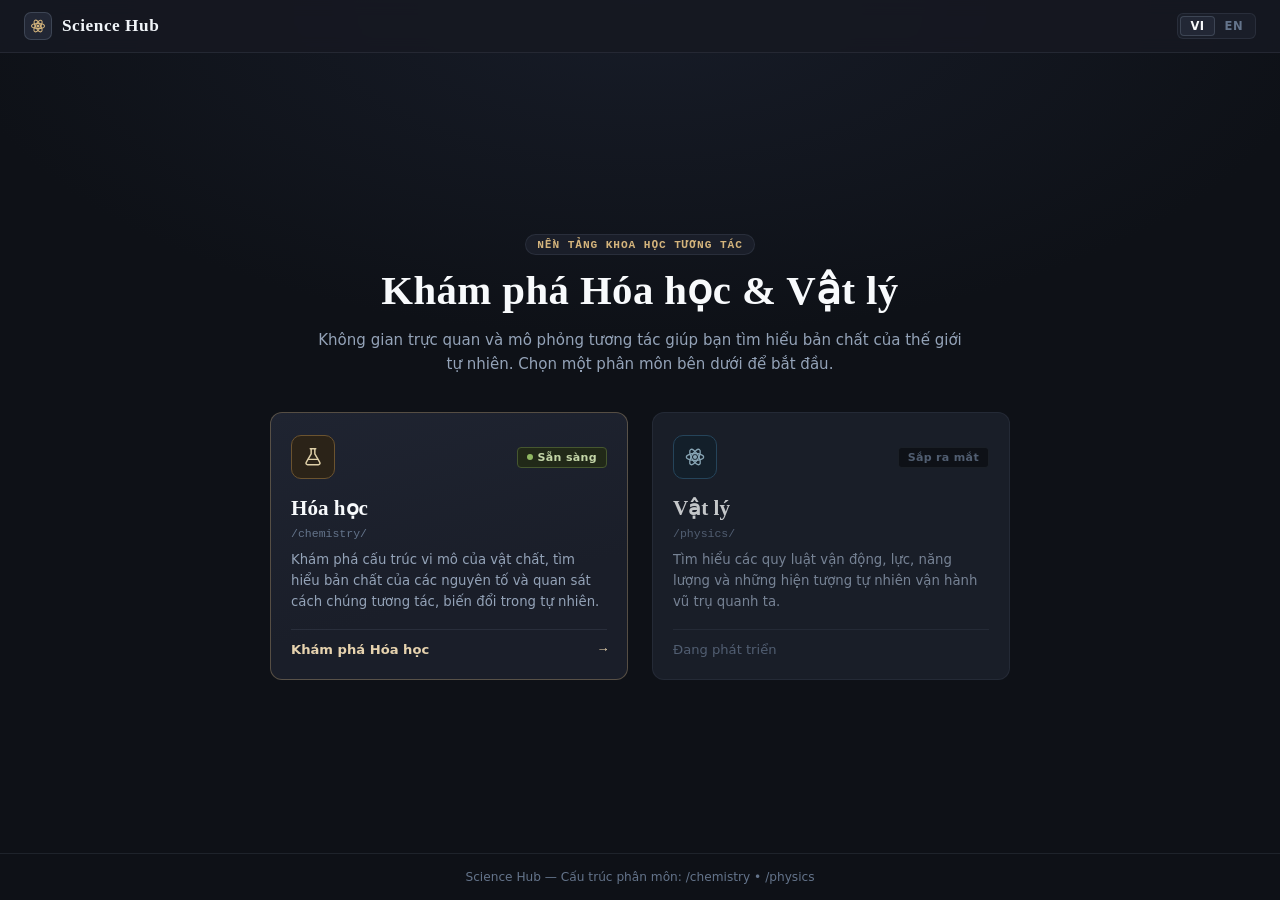
<file: index.html>
<!DOCTYPE html>
<html lang="vi">
<head>
  <meta charset="UTF-8" />
  <meta name="viewport" content="width=device-width, initial-scale=1.0" />
  <title>Science Lab — Interactive Chemistry &amp; Physics</title>
  <style>
    :root {
      --bg-app: #0e1117;
      --bg-top: #161922;
      --bg-surface: #1a1e29;
      --bg-card: #222735;
      --bg-card-alt: #1d222e;
      --border-subtle: rgba(148, 163, 184, 0.12);
      --border-strong: rgba(148, 163, 184, 0.24);
      --text-primary: #edf1f7;
      --text-secondary: #94a3b8;
      --text-muted: #64748b;
      --font-sans: 'Inter', 'Segoe UI', system-ui, -apple-system, BlinkMacSystemFont, Roboto, Arial, sans-serif;
      --font-serif: 'Cambria', 'Georgia', 'Times New Roman', serif;
      --font-mono: 'JetBrains Mono', 'Cascadia Code', 'Consolas', 'Courier New', monospace;
      --shadow-sm: 0 2px 6px rgba(0, 0, 0, 0.32);
      --shadow-md: 0 10px 28px rgba(0, 0, 0, 0.42);
    }

    *,
    *::before,
    *::after {
      box-sizing: border-box;
      margin: 0;
      padding: 0;
    }

    html,
    body {
      min-height: 100%;
      background: radial-gradient(ellipse 80% 55% at 50% 0%, #171c28 0%, var(--bg-app) 68%);
      color: var(--text-primary);
      font-family: var(--font-sans);
      -webkit-font-smoothing: antialiased;
    }

    body {
      display: flex;
      flex-direction: column;
      min-height: 100vh;
    }

    /* Top Header */
    .hub-header {
      display: flex;
      align-items: center;
      justify-content: space-between;
      padding: 12px 24px;
      background: rgba(22, 25, 34, 0.88);
      border-bottom: 1px solid var(--border-subtle);
      backdrop-filter: blur(8px);
      position: sticky;
      top: 0;
      z-index: 10;
    }

    .hub-brand {
      display: inline-flex;
      align-items: center;
      gap: 10px;
      text-decoration: none;
      color: var(--text-primary);
    }

    .hub-brand-mark {
      width: 28px;
      height: 28px;
      border-radius: 7px;
      background: var(--bg-card);
      border: 1px solid var(--border-strong);
      display: inline-flex;
      align-items: center;
      justify-content: center;
      color: #d4b47c;
    }

    .hub-brand-title {
      font-family: var(--font-serif);
      font-size: 1.08rem;
      font-weight: 600;
      letter-spacing: 0.03em;
      color: #f1f5f9;
    }

    .lang-switch {
      display: inline-flex;
      align-items: center;
      padding: 2px;
      border-radius: 6px;
      background: var(--bg-surface);
      border: 1px solid var(--border-subtle);
    }

    .lang-btn {
      padding: 3px 10px;
      border-radius: 4px;
      border: none;
      background: transparent;
      color: var(--text-muted);
      font-family: var(--font-sans);
      font-size: 0.72rem;
      font-weight: 600;
      letter-spacing: 0.04em;
      cursor: pointer;
      transition: background-color 0.16s ease, color 0.16s ease;
    }

    .lang-btn:hover {
      color: var(--text-primary);
    }

    .lang-btn.active {
      background: var(--bg-card);
      color: #f8fafc;
      box-shadow: inset 0 0 0 1px var(--border-strong);
    }

    /* Main Content */
    .hub-main {
      flex: 1;
      width: 100%;
      max-width: 1060px;
      margin: 0 auto;
      padding: 56px 24px 48px;
      display: flex;
      flex-direction: column;
      justify-content: center;
      gap: 36px;
    }

    .hub-hero {
      text-align: center;
      max-width: 660px;
      margin: 0 auto;
      display: flex;
      flex-direction: column;
      align-items: center;
      gap: 12px;
    }

    .hub-eyebrow {
      display: inline-flex;
      align-items: center;
      gap: 6px;
      padding: 3px 11px;
      border-radius: 999px;
      border: 1px solid var(--border-subtle);
      background: var(--bg-surface);
      color: #d4b47c;
      font-family: var(--font-mono);
      font-size: 0.7rem;
      font-weight: 600;
      letter-spacing: 0.08em;
      text-transform: uppercase;
    }

    .hub-title {
      font-family: var(--font-serif);
      font-size: clamp(1.8rem, 3.6vw, 2.55rem);
      font-weight: 600;
      line-height: 1.2;
      color: #f8fafc;
      letter-spacing: 0.01em;
    }

    .hub-subtitle {
      font-size: 0.94rem;
      line-height: 1.6;
      color: var(--text-secondary);
    }

    /* Subject Cards Grid */
    .hub-grid {
      display: grid;
      grid-template-columns: repeat(2, minmax(0, 1fr));
      gap: 24px;
      max-width: 740px;
      width: 100%;
      margin: 0 auto;
    }

    .subject-card {
      position: relative;
      display: flex;
      flex-direction: column;
      gap: 16px;
      padding: 22px 20px;
      border-radius: 12px;
      border: 1px solid var(--border-subtle);
      background: var(--bg-surface);
      text-decoration: none;
      color: inherit;
      transition: transform 0.2s ease, border-color 0.2s ease, background-color 0.2s ease, box-shadow 0.2s ease;
    }

    .subject-card.is-live {
      background: linear-gradient(165deg, #1f2431 0%, var(--bg-surface) 65%);
      border-color: rgba(212, 180, 124, 0.32);
      cursor: pointer;
    }

    .subject-card.is-live:hover {
      transform: translateY(-3px);
      border-color: rgba(212, 180, 124, 0.65);
      background: linear-gradient(165deg, #252b3b 0%, #1d222f 65%);
      box-shadow: var(--shadow-md);
    }

    .subject-card.is-soon {
      background: var(--bg-card-alt);
      opacity: 0.78;
      cursor: default;
    }

    .card-top {
      display: flex;
      align-items: center;
      justify-content: space-between;
      gap: 12px;
    }

    .card-icon {
      width: 44px;
      height: 44px;
      border-radius: 10px;
      display: inline-flex;
      align-items: center;
      justify-content: center;
      border: 1px solid;
      flex-shrink: 0;
    }

    .card-icon.chem {
      color: #dfd0a8;
      background: #2b2318;
      border-color: #6b532f;
    }

    .card-icon.phys {
      color: #a9cee0;
      background: #152430;
      border-color: #2c536e;
    }

    .card-icon.bio {
      color: #b7d7c2;
      background: #162920;
      border-color: #2f5e47;
    }

    .status-pill {
      display: inline-flex;
      align-items: center;
      gap: 5px;
      padding: 3px 9px;
      border-radius: 4px;
      font-size: 0.69rem;
      font-weight: 600;
      letter-spacing: 0.03em;
      border: 1px solid;
      white-space: nowrap;
    }

    .status-pill.live {
      color: #c4d6a8;
      background: #212918;
      border-color: #46572f;
    }

    .status-pill.live::before {
      content: '';
      width: 6px;
      height: 6px;
      border-radius: 50%;
      background: #8fb862;
    }

    .status-pill.soon {
      color: var(--text-muted);
      background: var(--bg-app);
      border-color: var(--border-subtle);
    }

    .card-copy {
      display: flex;
      flex-direction: column;
      gap: 6px;
      flex: 1;
    }

    .card-title {
      font-family: var(--font-serif);
      font-size: 1.32rem;
      font-weight: 600;
      color: #f8fafc;
    }

    .card-path {
      font-family: var(--font-mono);
      font-size: 0.72rem;
      color: var(--text-muted);
    }

    .card-desc {
      margin-top: 4px;
      font-size: 0.83rem;
      line-height: 1.56;
      color: var(--text-secondary);
    }

    .card-tags {
      display: flex;
      flex-wrap: wrap;
      gap: 6px;
      margin-top: 4px;
    }

    .card-tag {
      padding: 2px 8px;
      border-radius: 4px;
      border: 1px solid var(--border-subtle);
      background: rgba(14, 17, 23, 0.55);
      color: #cbd5e1;
      font-size: 0.71rem;
      font-weight: 500;
    }

    .card-footer {
      display: flex;
      align-items: center;
      justify-content: space-between;
      padding-top: 12px;
      border-top: 1px solid var(--border-subtle);
      font-size: 0.82rem;
      font-weight: 600;
    }

    .subject-card.is-live .card-footer {
      color: #e6d2ae;
    }

    .subject-card.is-live:hover .card-arrow {
      transform: translateX(4px);
    }

    .card-arrow {
      font-family: var(--font-mono);
      transition: transform 0.16s ease;
    }

    .subject-card.is-soon .card-footer {
      color: var(--text-muted);
      font-weight: 500;
    }

    /* Footer */
    .hub-footer {
      padding: 16px 24px;
      border-top: 1px solid var(--border-subtle);
      text-align: center;
      font-size: 0.76rem;
      color: var(--text-muted);
    }

    @media (max-width: 860px) {
      .hub-main {
        padding: 32px 16px 36px;
        gap: 26px;
      }
      .hub-grid {
        grid-template-columns: 1fr;
      }
    }
  </style>
</head>
<body>
  <header class="hub-header">
    <a href="./" class="hub-brand">
      <span class="hub-brand-mark" aria-hidden="true">
        <svg width="16" height="16" viewBox="0 0 20 20" fill="none">
          <ellipse cx="10" cy="10" rx="8.1" ry="3.2" stroke="currentColor" stroke-width="1.35" />
          <ellipse cx="10" cy="10" rx="8.1" ry="3.2" stroke="currentColor" stroke-width="1.35" transform="rotate(60 10 10)" />
          <ellipse cx="10" cy="10" rx="8.1" ry="3.2" stroke="currentColor" stroke-width="1.35" transform="rotate(120 10 10)" />
          <circle cx="10" cy="10" r="1.9" fill="currentColor" />
        </svg>
      </span>
      <span class="hub-brand-title">Science Hub</span>
    </a>

    <div class="lang-switch" role="group" aria-label="Language switcher">
      <button type="button" class="lang-btn active" data-lang="vi">VI</button>
      <button type="button" class="lang-btn" data-lang="en">EN</button>
    </div>
  </header>

  <main class="hub-main">
    <section class="hub-hero">
      <span class="hub-eyebrow" data-i18n="eyebrow">Nền tảng Khoa học Tương tác</span>
      <h1 class="hub-title" data-i18n="heroTitle">Khám phá Hóa học &amp; Vật lý</h1>
      <p class="hub-subtitle" data-i18n="heroSub">
        Không gian trực quan và mô phỏng tương tác giúp bạn tìm hiểu bản chất của thế giới tự nhiên. Chọn một phân môn bên dưới để bắt đầu.
      </p>
    </section>

    <section class="hub-grid" aria-label="Các phân môn khoa học">
      <!-- CHEMISTRY (LIVE) -->
      <a class="subject-card is-live" href="./chemistry/">
        <div class="card-top">
          <span class="card-icon chem" aria-hidden="true">
            <svg width="22" height="22" viewBox="0 0 24 24" fill="none">
              <path d="M9 3H15" stroke="currentColor" stroke-width="1.6" stroke-linecap="round" />
              <path d="M10 3V8.6L4.6 17.8C3.9 18.95 4.73 20.4 6.08 20.4H17.92C19.27 20.4 20.1 18.95 19.4 17.8L14 8.6V3" stroke="currentColor" stroke-width="1.6" stroke-linecap="round" stroke-linejoin="round" />
              <path d="M6.8 14.5H17.2" stroke="currentColor" stroke-width="1.45" stroke-linecap="round" />
            </svg>
          </span>
          <span class="status-pill live" data-i18n="statusLive">Sẵn sàng</span>
        </div>

        <div class="card-copy">
          <h2 class="card-title" data-i18n="chemTitle">Hóa học</h2>
          <span class="card-path">/chemistry/</span>
          <p class="card-desc" data-i18n="chemDesc">
            Khám phá cấu trúc vi mô của vật chất, tìm hiểu bản chất của các nguyên tố và quan sát cách chúng tương tác, biến đổi trong tự nhiên.
          </p>
        </div>

        <div class="card-footer">
          <span data-i18n="chemAction">Khám phá Hóa học</span>
          <span class="card-arrow" aria-hidden="true">→</span>
        </div>
      </a>

      <!-- PHYSICS (COMING SOON — sau này chỉ cần đổi <div class="subject-card is-soon"> thành <a class="subject-card is-live" href="./physics/">) -->
      <div class="subject-card is-soon" aria-disabled="true">
        <div class="card-top">
          <span class="card-icon phys" aria-hidden="true">
            <svg width="22" height="22" viewBox="0 0 24 24" fill="none">
              <circle cx="12" cy="12" r="2.2" fill="currentColor" />
              <ellipse cx="12" cy="12" rx="9.5" ry="3.8" stroke="currentColor" stroke-width="1.45" />
              <ellipse cx="12" cy="12" rx="9.5" ry="3.8" stroke="currentColor" stroke-width="1.45" transform="rotate(60 12 12)" />
              <ellipse cx="12" cy="12" rx="9.5" ry="3.8" stroke="currentColor" stroke-width="1.45" transform="rotate(120 12 12)" />
            </svg>
          </span>
          <span class="status-pill soon" data-i18n="statusSoon">Sắp ra mắt</span>
        </div>

        <div class="card-copy">
          <h2 class="card-title" data-i18n="physTitle">Vật lý</h2>
          <span class="card-path">/physics/</span>
          <p class="card-desc" data-i18n="physDesc">
            Tìm hiểu các quy luật vận động, lực, năng lượng và những hiện tượng tự nhiên vận hành vũ trụ quanh ta.
          </p>
        </div>

        <div class="card-footer">
          <span data-i18n="soonAction">Đang phát triển</span>
        </div>
      </div>
    </section>
  </main>

  <footer class="hub-footer">
    <span data-i18n="footerNote">Science Hub — Cấu trúc phân môn: /chemistry • /physics</span>
  </footer>

  <script>
    (function () {
      const I18N = {
        vi: {
          eyebrow: 'Nền tảng Khoa học Tương tác',
          heroTitle: 'Khám phá Hóa học & Vật lý',
          heroSub: 'Không gian trực quan và mô phỏng tương tác giúp bạn tìm hiểu bản chất của tự nhiên. Chọn một phân môn bên dưới để bắt đầu.',
          statusLive: 'Sẵn sàng',
          statusSoon: 'Sắp ra mắt',
          chemTitle: 'Hóa học',
          chemDesc: 'Khám phá cấu trúc vi mô của vật chất, tìm hiểu bản chất của các nguyên tố và quan sát cách chúng tương tác, biến đổi trong tự nhiên.',
          chemAction: 'Khám phá Hóa học',
          physTitle: 'Vật lý',
          physDesc: 'Tìm hiểu các quy luật vận động, lực, năng lượng và những hiện tượng tự nhiên vận hành vũ trụ quanh ta.',
          soonAction: 'Đang phát triển',
          footerNote: 'Science Hub — Cấu trúc phân môn: /chemistry • /physics'
        },
        en: {
          eyebrow: 'Interactive Science Platform',
          heroTitle: 'Explore Chemistry & Physics',
          heroSub: 'An interactive space built to explore and understand the fundamental laws of nature. Select a discipline below to begin.',
          statusLive: 'Available',
          statusSoon: 'Coming Soon',
          chemTitle: 'Chemistry',
          chemDesc: 'Explore the microscopic structure of matter, uncover the nature of elements, and observe how substances interact and transform.',
          chemAction: 'Explore Chemistry',
          physTitle: 'Physics',
          physDesc: 'Discover the fundamental laws of motion, force, energy, and the physical phenomena that govern our universe.',
          soonAction: 'In Development',
          footerNote: 'Science Hub — Subject structure: /chemistry • /physics'
        }
      };

      const buttons = document.querySelectorAll('.lang-btn');
      function applyLang(lang) {
        const dict = I18N[lang] || I18N.vi;
        document.documentElement.lang = lang;
        document.querySelectorAll('[data-i18n]').forEach((el) => {
          const key = el.dataset.i18n;
          if (dict[key]) el.textContent = dict[key];
        });
        buttons.forEach((btn) => {
          btn.classList.toggle('active', btn.dataset.lang === lang);
        });
      }

      buttons.forEach((btn) => {
        btn.addEventListener('click', () => applyLang(btn.dataset.lang));
      });
    })();
  </script>
</body>
</html>
</file>
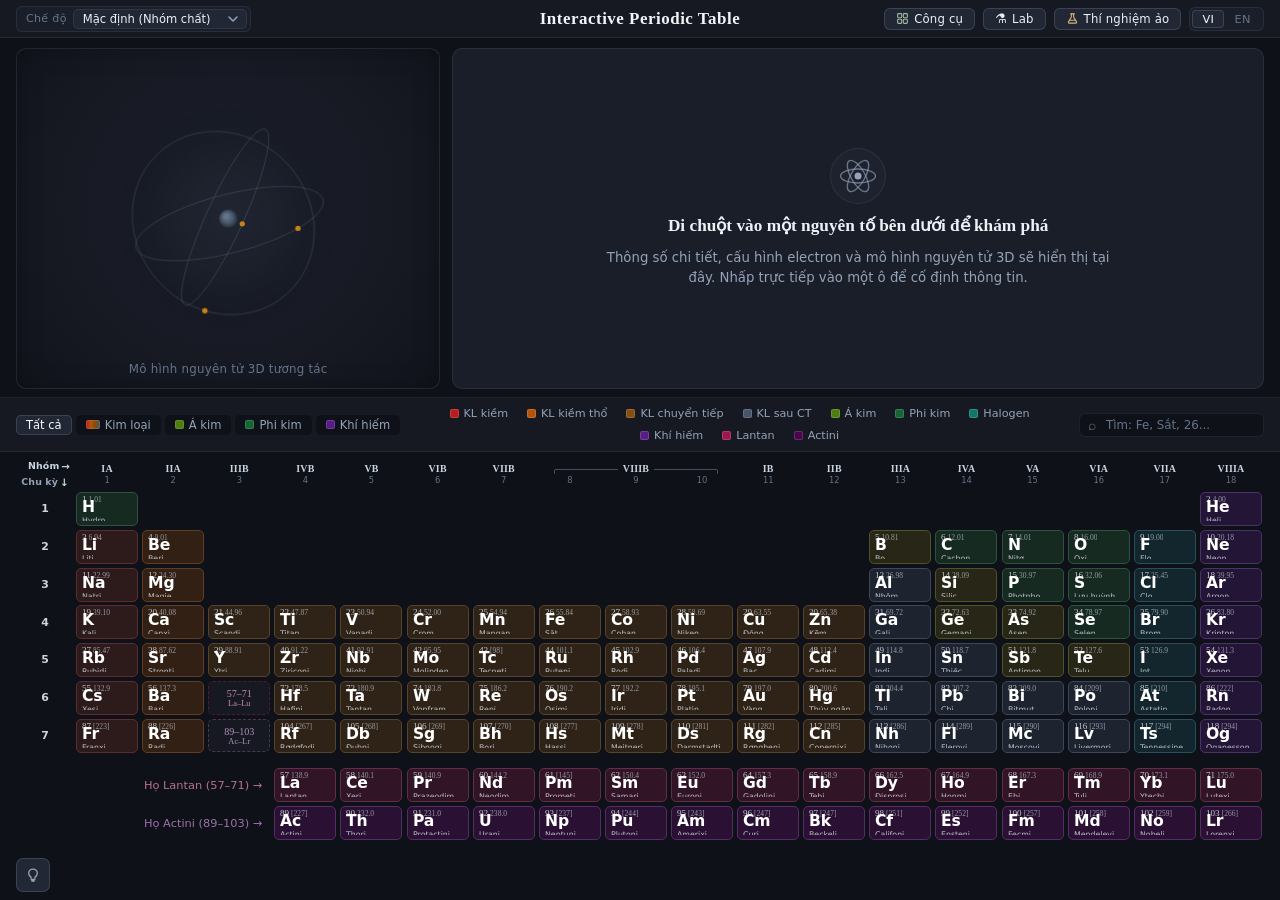
<file: chemistry/index.html>
<!DOCTYPE html>
<html lang="vi">
<head>
  <meta charset="UTF-8" />
  <meta name="viewport" content="width=device-width, initial-scale=1.0" />
  <title>Interactive Periodic Table</title>
  <link rel="stylesheet" href="style.css?v=20261122-5" />
</head>
<body>
  <div class="app-shell">
    <!-- TOP HEADER BAR -->
    <header class="site-header">
      <div class="header-left">
        <div class="view-mode-wrap">
          <label class="view-mode-label" for="view-mode-select" data-i18n="viewModeLabel">Chế độ</label>
          <select id="view-mode-select" class="view-mode-select" aria-label="Chế độ hiển thị bảng tuần hoàn">
            <option value="default" data-i18n="modeDefault">Mặc định (Nhóm chất)</option>
            <option value="temperature" data-i18n="modeTemperature">Trạng thái theo nhiệt độ</option>
            <option value="electronegativity" data-i18n="modeElectronegativity">Độ âm điện</option>
            <option value="radius" data-i18n="modeRadius">Bán kính nguyên tử</option>
            <option value="ionization" data-i18n="modeIonization">Năng lượng ion hóa</option>
            <option value="density" data-i18n="modeDensity">Khối lượng riêng</option>
          </select>
        </div>
      </div>
      <div class="header-brand">
        <span class="brand-title">Interactive Periodic Table</span>
      </div>
      <div class="header-actions">
        <button type="button" class="lab-open-btn tools-open-btn" id="btn-open-tools">
          <svg class="tools-btn-svg" width="13" height="13" viewBox="0 0 16 16" fill="none" aria-hidden="true">
            <rect x="2" y="2" width="5" height="5" rx="1.1" stroke="currentColor" stroke-width="1.35" />
            <rect x="9" y="2" width="5" height="5" rx="1.1" stroke="currentColor" stroke-width="1.35" />
            <rect x="2" y="9" width="5" height="5" rx="1.1" stroke="currentColor" stroke-width="1.35" />
            <rect x="9" y="9" width="5" height="5" rx="1.1" stroke="currentColor" stroke-width="1.35" />
          </svg>
          <span data-i18n="toolsBtn">Công cụ</span>
        </button>
        <button type="button" class="lab-open-btn" id="btn-open-lab">
          <span class="lab-btn-icon desktop-only-glyph" aria-hidden="true">⚗️</span>
          <svg class="mobile-only-svg lab-btn-svg" width="13" height="13" viewBox="0 0 16 16" fill="none" aria-hidden="true">
            <path d="M5.75 2.25H10.25" stroke="currentColor" stroke-width="1.35" stroke-linecap="round" />
            <path d="M6.6 2.25V6.1L3.05 12.15C2.65 12.82 3.13 13.75 3.92 13.75H12.08C12.87 13.75 13.35 12.82 12.95 12.15L9.4 6.1V2.25" stroke="currentColor" stroke-width="1.35" stroke-linecap="round" stroke-linejoin="round" />
            <path d="M4.55 9.85H11.45" stroke="currentColor" stroke-width="1.25" stroke-linecap="round" />
          </svg>
          <span data-i18n="bondingLabBtn">Lab</span>
        </button>
        <button type="button" class="lab-open-btn vlab-open-btn" id="btn-open-vlab">
          <svg class="vlab-btn-svg" width="13" height="13" viewBox="0 0 16 16" fill="none" aria-hidden="true">
            <path d="M5.75 2.25H10.25" stroke="currentColor" stroke-width="1.35" stroke-linecap="round" />
            <path d="M6.6 2.25V6.1L3.05 12.15C2.65 12.82 3.13 13.75 3.92 13.75H12.08C12.87 13.75 13.35 12.82 12.95 12.15L9.4 6.1V2.25" stroke="currentColor" stroke-width="1.35" stroke-linecap="round" stroke-linejoin="round" />
            <path d="M4.55 10.1H11.45" stroke="currentColor" stroke-width="1.25" stroke-linecap="round" />
          </svg>
          <span data-i18n="vlabBtn">Thí nghiệm ảo</span>
        </button>
        <div class="lang-switch" id="lang-switch" role="group" aria-label="Language switcher">
          <button type="button" class="lang-btn active" data-lang="vi">VI</button>
          <button type="button" class="lang-btn" data-lang="en">EN</button>
        </div>
      </div>
    </header>

    <!-- UPPER HALF: 3D ATOM MODEL & ELEMENT METRICS -->
    <section class="top-section is-empty" id="top-section" aria-label="Thông tin chi tiết và mô hình 3D nguyên tố">
      <!-- Backdrop for near-fullscreen 3D Atom inspection -->
      <div class="atom-expand-backdrop hidden" id="atom-expand-backdrop" aria-hidden="true"></div>

      <!-- Left: 3D Atomic Model Viewer (wrapped in stable grid slot for smooth expand/collapse) -->
      <div class="atom-stage-slot" id="atom-stage-slot">
        <div class="atom-stage" id="atom-stage">
        <canvas id="atom-canvas" aria-label="Mô hình 3D nguyên tử có thể xoay 360 độ"></canvas>

        <!-- Expanded-only element identity banner -->
        <div class="atom-expanded-banner hidden" id="atom-expanded-banner"></div>

        <!-- Idle caption when no element selected -->
        <div class="atom-idle-caption" id="atom-idle-caption" data-i18n="idleAtomCaption">
          Mô hình nguyên tử 3D tương tác
        </div>

        <!-- Top-left particle counter + compact atomic radius & active isotope bar -->
        <div class="atom-hud atom-hud-tl" id="atom-hud-particles">
          <div class="atom-particles-row">
            <span class="particle-pill p-proton" id="pill-proton">
              <i class="dot"></i> p⁺ <strong id="hud-protons">0</strong>
            </span>
            <span class="particle-pill p-neutron" id="pill-neutron">
              <i class="dot"></i> n⁰ <strong id="hud-neutrons">0</strong>
            </span>
            <span class="particle-pill p-electron" id="pill-electron">
              <i class="dot"></i> e⁻ <strong id="hud-electrons">0</strong>
            </span>
          </div>
          <div class="atom-sub-row">
            <div class="atom-radius-line" id="hud-radius-wrap">
              <span class="hud-radius-lbl" data-i18n="hudRadiusLabel">Bán kính:</span>
              <strong class="hud-radius-val" id="hud-radius">—</strong>
            </div>
            <div class="atom-isotope-chip hidden" id="hud-isotope-chip">
              <span class="iso-hud-badge" id="hud-isotope-label"></span>
              <button type="button" class="iso-hud-reset" id="btn-reset-isotope" title="Đặt lại về đồng vị phổ biến mặc định">
                <span aria-hidden="true">↺</span>
                <span data-i18n="isoResetShort">Mặc định</span>
              </button>
            </div>
          </div>
        </div>

        <!-- Top-right shell distribution -->
        <div class="atom-hud atom-hud-tr" id="hud-shells"></div>

        <!-- Bottom-left interaction hint -->
        <div class="atom-hud atom-hud-bl" id="atom-hud-hint">
          <span class="drag-hint" data-i18n="dragHint">↻ Kéo xoay 360° • Cuộn thu phóng</span>
        </div>

        <!-- Bottom-right 3D controls -->
        <div class="atom-hud atom-hud-br" id="atom-hud-controls">
          <button type="button" class="stage-btn active" id="btn-autorotate">
            <span id="autorotate-icon" class="desktop-only-glyph">⏸</span>
            <span class="mobile-only-svg autorotate-svg-wrap" aria-hidden="true">
              <svg class="ar-svg-pause" width="11" height="11" viewBox="0 0 16 16" fill="none">
                <rect x="3.75" y="2.75" width="2.75" height="10.5" rx="0.9" fill="currentColor" />
                <rect x="9.5" y="2.75" width="2.75" height="10.5" rx="0.9" fill="currentColor" />
              </svg>
              <svg class="ar-svg-play" width="11" height="11" viewBox="0 0 16 16" fill="none">
                <path d="M4.6 3.15L12.6 8L4.6 12.85V3.15Z" fill="currentColor" stroke="currentColor" stroke-width="1.1" stroke-linejoin="round" />
              </svg>
            </span>
            <span data-i18n="autoRotate">Tự xoay</span>
          </button>
          <button type="button" class="stage-btn speed-btn" id="btn-orbit-speed">
            <span class="speed-glyph" id="speed-icon" aria-hidden="true">»</span>
            <svg class="mobile-only-svg speed-pause-svg" width="10" height="10" viewBox="0 0 16 16" fill="none" aria-hidden="true">
              <rect x="3.75" y="2.75" width="2.75" height="10.5" rx="0.9" fill="currentColor" />
              <rect x="9.5" y="2.75" width="2.75" height="10.5" rx="0.9" fill="currentColor" />
            </svg>
            <span class="speed-val" id="speed-label">1×</span>
          </button>
          <button type="button" class="stage-btn" id="btn-mode">
            <span id="mode-label">Quỹ đạo 3D</span>
          </button>
          <button type="button" class="stage-btn icon-only" id="btn-reset" aria-label="Đặt lại góc nhìn">
            <span class="desktop-only-glyph" aria-hidden="true">⟲</span>
            <svg class="mobile-only-svg reset-btn-svg" width="13" height="13" viewBox="0 0 16 16" fill="none" aria-hidden="true">
              <path d="M3.2 8a4.8 4.8 0 1 0 1.4-3.4L3 6.2" stroke="currentColor" stroke-width="1.45" stroke-linecap="round" stroke-linejoin="round" />
              <path d="M3 3.2V6.2H6" stroke="currentColor" stroke-width="1.45" stroke-linecap="round" stroke-linejoin="round" />
            </svg>
          </button>
          <button type="button" class="stage-btn icon-only expand-btn" id="btn-expand-atom" aria-pressed="false" aria-label="Phóng to mô hình 3D">
            <svg class="expand-icon-open" width="12" height="12" viewBox="0 0 16 16" fill="none" aria-hidden="true">
              <path d="M2.5 6V2.5H6M10 2.5H13.5V6M13.5 10V13.5H10M6 13.5H2.5V10" stroke="currentColor" stroke-width="1.55" stroke-linecap="round" stroke-linejoin="round" />
            </svg>
            <svg class="expand-icon-close hidden" width="12" height="12" viewBox="0 0 16 16" fill="none" aria-hidden="true">
              <path d="M6 2.5V6H2.5M13.5 6H10V2.5M10 13.5V10H13.5M2.5 10H6V13.5" stroke="currentColor" stroke-width="1.55" stroke-linecap="round" stroke-linejoin="round" />
            </svg>
          </button>
        </div>
        </div>
      </div>

      <!-- Right: Element Properties Dashboard -->
      <div class="inspector-panel" id="inspector-panel">
        <!-- Empty / Idle State before hovering or locking any element -->
        <div class="inspector-empty" id="inspector-empty">
          <div class="empty-orbit-icon" aria-hidden="true">
            <svg width="42" height="42" viewBox="0 0 48 48" fill="none">
              <ellipse cx="24" cy="24" rx="20" ry="8" stroke="currentColor" stroke-width="1.6" opacity="0.65" />
              <ellipse cx="24" cy="24" rx="20" ry="8" stroke="currentColor" stroke-width="1.6" opacity="0.65" transform="rotate(60 24 24)" />
              <ellipse cx="24" cy="24" rx="20" ry="8" stroke="currentColor" stroke-width="1.6" opacity="0.65" transform="rotate(120 24 24)" />
              <circle cx="24" cy="24" r="4" fill="currentColor" />
            </svg>
          </div>
          <h2 class="empty-title" id="empty-title" data-i18n="emptyTitle">Di chuột vào một nguyên tố bên dưới để khám phá</h2>
          <p class="empty-desc" id="empty-desc" data-i18n="emptyDesc">
            Thông số chi tiết, cấu hình electron và mô hình nguyên tử 3D sẽ hiển thị tại đây. Nhấp trực tiếp vào một ô để cố định thông tin.
          </p>
        </div>

        <!-- Active Element Metrics View -->
        <div class="inspector-content hidden" id="inspector-content">
          <div class="inspector-header">
            <div class="hero-identity">
              <div class="hero-tile" id="hero-tile">
                <span class="hero-z" id="info-number"></span>
                <span class="hero-sym" id="info-symbol"></span>
                <span class="hero-mass" id="info-mass-short"></span>
              </div>
              <div class="hero-titles">
                <div class="hero-name-row">
                  <h1 id="info-name"></h1>
                  <span class="hero-en-name" id="info-en-name"></span>
                </div>
                <div class="hero-badges">
                  <span class="badge badge-macro" id="info-macro"></span>
                  <span class="badge badge-category" id="info-category"></span>
                  <span class="badge badge-phase" id="info-phase"></span>
                </div>
              </div>
            </div>

            <div class="inspector-header-actions">
              <button type="button" class="lab-send-btn" id="btn-send-to-lab">
                <span class="desktop-only-glyph" aria-hidden="true">⚗️</span>
                <svg class="mobile-only-svg lab-btn-svg" width="13" height="13" viewBox="0 0 16 16" fill="none" aria-hidden="true">
                  <path d="M5.75 2.25H10.25" stroke="currentColor" stroke-width="1.35" stroke-linecap="round" />
                  <path d="M6.6 2.25V6.1L3.05 12.15C2.65 12.82 3.13 13.75 3.92 13.75H12.08C12.87 13.75 13.35 12.82 12.95 12.15L9.4 6.1V2.25" stroke="currentColor" stroke-width="1.35" stroke-linecap="round" stroke-linejoin="round" />
                  <path d="M4.55 9.85H11.45" stroke="currentColor" stroke-width="1.25" stroke-linecap="round" />
                </svg>
                <span data-i18n="sendToLabBtn">Đưa vào Lab</span>
              </button>
              <button type="button" class="details-trigger-btn" id="btn-open-details">
                <span class="details-arrow" aria-hidden="true">→</span>
                <span data-i18n="detailsBtn">Khám phá chi tiết</span>
              </button>
            </div>
          </div>

          <!-- Dedicated Full & Shorthand Electron Configuration Bar -->
          <div class="econfig-bar" id="econfig-bar" role="button" tabindex="0" aria-expanded="false" aria-controls="orbital-popover">
            <span class="econfig-label" data-i18n="mConfig">Cấu hình electron</span>
            <div class="econfig-full mono" id="econfig-full"></div>
            <span class="econfig-short mono" id="econfig-short"></span>
            <span class="econfig-orbital-hint" id="econfig-orbital-hint" aria-hidden="true">
              <span class="econfig-hint-glyph">[↑↓]</span>
              <span class="econfig-hint-caret">▾</span>
            </span>
          </div>

          <!-- Metrics Grid (4 x 3) -->
          <div class="metrics-grid">
            <div class="metric-card">
              <span class="metric-label" data-i18n="mMass">Nguyên tử khối</span>
              <span class="metric-value" id="m-mass"></span>
            </div>
            <div class="metric-card">
              <span class="metric-label" data-i18n="mOuter">Electron lớp ngoài</span>
              <span class="metric-value" id="m-outer"></span>
            </div>
            <div class="metric-card">
              <span class="metric-label" data-i18n="mEneg">Độ âm điện (Pauling)</span>
              <span class="metric-value" id="m-eneg"></span>
            </div>
            <div class="metric-card">
              <span class="metric-label" data-i18n="mSpecHeat">Nhiệt dung riêng</span>
              <span class="metric-value" id="m-specheat"></span>
            </div>
            <div class="metric-card">
              <span class="metric-label" data-i18n="mIoniz">Năng lượng ion hóa I₁</span>
              <span class="metric-value" id="m-ioniz"></span>
            </div>
            <div class="metric-card">
              <span class="metric-label" data-i18n="mDensity">Khối lượng riêng</span>
              <span class="metric-value" id="m-density"></span>
            </div>
            <div class="metric-card">
              <span class="metric-label" data-i18n="mMelt">Nhiệt độ nóng chảy</span>
              <span class="metric-value" id="m-melt"></span>
            </div>
            <div class="metric-card">
              <span class="metric-label" data-i18n="mBoil">Nhiệt độ sôi</span>
              <span class="metric-value" id="m-boil"></span>
            </div>
            <div class="metric-card">
              <span class="metric-label" data-i18n="mOx">Số oxi hóa phổ biến</span>
              <span class="metric-value" id="m-ox"></span>
            </div>
            <div class="metric-card">
              <span class="metric-label" data-i18n="mPos">Vị trí & Phân lớp</span>
              <span class="metric-value" id="m-pos"></span>
            </div>
            <div class="metric-card">
              <span class="metric-label" data-i18n="mShells">Số lớp / Lớp vỏ e⁻</span>
              <span class="metric-value mono" id="m-shells"></span>
            </div>
            <div class="metric-card">
              <span class="metric-label" data-i18n="mYear">Năm phát hiện</span>
              <span class="metric-value" id="m-year"></span>
            </div>
          </div>
        </div>
      </div>
    </section>

    <!-- MIDDLE RIBBON: CATEGORY LEGEND & QUICK SEARCH -->
    <nav class="legend-bar" aria-label="Phân loại và tìm kiếm nguyên tố">
      <div class="macro-filters" id="macro-filters">
        <button type="button" class="filter-chip active" data-macro="all" data-i18n="filterAll">Tất cả</button>
        <button type="button" class="filter-chip" data-macro="metal">
          <span class="swatch-multi"></span> <span data-i18n="filterMetal">Kim loại</span>
        </button>
        <button type="button" class="filter-chip" data-macro="metalloid">
          <span class="swatch sw-metalloid"></span> <span data-i18n="filterMetalloid">Á kim</span>
        </button>
        <button type="button" class="filter-chip" data-macro="nonmetal">
          <span class="swatch sw-nonmetal"></span> <span data-i18n="filterNonmetal">Phi kim</span>
        </button>
        <button type="button" class="filter-chip" data-macro="noble-gas">
          <span class="swatch sw-noble"></span> <span data-i18n="filterNoble">Khí hiếm</span>
        </button>
      </div>

      <div class="sub-legend" id="sub-legend"></div>

      <!-- TEMPERATURE SLIDER CONTROLS (shown in Temperature mode) -->
      <div class="temp-controls hidden" id="temp-controls" aria-label="Điều khiển nhiệt độ">
        <div class="temp-readout">
          <span class="temp-val-c" id="temp-val-c">25°C</span>
          <span class="temp-val-sep">/</span>
          <span class="temp-val-k" id="temp-val-k">298 K</span>
        </div>

        <div class="temp-slider-wrap">
          <input
            type="range"
            id="temp-slider"
            class="temp-slider"
            min="-273"
            max="6000"
            step="1"
            value="25"
            aria-label="Thanh trượt nhiệt độ theo độ C"
          />
        </div>

        <div class="temp-presets" id="temp-presets">
          <button type="button" class="temp-preset-btn" data-temp="-200">-200°C</button>
          <button type="button" class="temp-preset-btn active" data-temp="25">25°C</button>
          <button type="button" class="temp-preset-btn" data-temp="1000">1000°C</button>
          <button type="button" class="temp-preset-btn" data-temp="3500">3500°C</button>
          <button type="button" class="temp-reset-btn" id="temp-reset-btn" title="Đặt lại 25°C">↺ 25°C</button>
        </div>

        <div class="temp-counters" id="temp-counters">
          <span class="temp-count-pill st-solid">
            <i class="st-dot"></i>
            <span data-i18n="stateSolid">Rắn</span>
            <strong id="count-solid">0</strong>
          </span>
          <span class="temp-count-pill st-liquid">
            <i class="st-dot"></i>
            <span data-i18n="stateLiquid">Lỏng</span>
            <strong id="count-liquid">0</strong>
          </span>
          <span class="temp-count-pill st-gas">
            <i class="st-dot"></i>
            <span data-i18n="stateGas">Khí</span>
            <strong id="count-gas">0</strong>
          </span>
          <span class="temp-count-pill st-unknown">
            <i class="st-dot"></i>
            <span data-i18n="stateUnknownShort">Chưa rõ</span>
            <strong id="count-unknown">0</strong>
          </span>
        </div>
      </div>

      <!-- HEATMAP COLORBAR LEGEND (shown in Periodic Trends Heatmap modes) -->
      <div class="heatmap-controls hidden" id="heatmap-controls" aria-label="Chú giải bản đồ nhiệt">
        <div class="heatmap-meta">
          <span class="heatmap-title" id="heatmap-title">Độ âm điện</span>
          <span class="heatmap-scale-badge hidden" id="heatmap-log-badge" data-i18n="heatmapLogScale">Thang log₁₀</span>
        </div>
        <div class="heatmap-colorbar-wrap">
          <span class="heatmap-bound" id="heatmap-min">0.70</span>
          <div class="heatmap-gradient-bar" aria-hidden="true"></div>
          <span class="heatmap-bound" id="heatmap-max">3.98</span>
          <span class="heatmap-unit" id="heatmap-unit">Pauling</span>
        </div>
        <div class="heatmap-null-legend">
          <span class="heatmap-null-swatch" aria-hidden="true"></span>
          <span data-i18n="heatmapNoData">Không có dữ liệu (—)</span>
        </div>
        <button type="button" class="mode-exit-btn" id="heatmap-reset-btn" data-i18n="modeBackDefault">
          ↺ Mặc định
        </button>
      </div>

      <div class="search-box">
        <span class="search-icon">⌕</span>
        <input
          type="text"
          id="search-input"
          placeholder="Tìm: Fe, Sắt, 26..."
          autocomplete="off"
          aria-label="Tìm kiếm nguyên tố"
        />
        <button type="button" class="search-clear hidden" id="search-clear">✕</button>
      </div>
    </nav>

    <!-- LOWER HALF: FULL 118-ELEMENT PERIODIC TABLE -->
    <main class="table-section" aria-label="Bảng tuần hoàn các nguyên tố hóa học">
      <div class="periodic-wrapper" id="periodic-wrapper">
        <div class="periodic-grid" id="periodic-grid"></div>
      </div>
    </main>

    <!-- BOTTOM-LEFT PAGE FOOTER SLOT: Chemistry Fun Fact Trigger -->
    <footer class="page-footer-slot" aria-label="Tiện ích cuối trang">
      <button
        type="button"
        class="fun-fact-btn"
        id="btn-fun-fact"
        title="Sự thật thú vị"
        aria-label="Sự thật thú vị"
        aria-haspopup="dialog"
        aria-expanded="false"
        aria-controls="fun-fact-modal"
      >
        <svg class="fun-fact-btn-svg" width="16" height="16" viewBox="0 0 16 16" fill="none" aria-hidden="true">
          <path
            d="M6 11.2V10.1C4.55 9.3 3.7 7.9 3.7 6.35C3.7 3.95 5.62 2.05 8 2.05C10.38 2.05 12.3 3.95 12.3 6.35C12.3 7.9 11.45 9.3 10 10.1V11.2"
            stroke="currentColor"
            stroke-width="1.35"
            stroke-linecap="round"
            stroke-linejoin="round"
          />
          <path
            d="M6.2 12.5H9.8M6.8 14H9.2"
            stroke="currentColor"
            stroke-width="1.35"
            stroke-linecap="round"
          />
        </svg>
      </button>
    </footer>
  </div>

  <!-- MOBILE-ONLY LOCKED ELEMENT ACTION BAR (hidden on desktop & when unlocked) -->
  <div
    class="mobile-lock-bar hidden"
    id="mobile-lock-bar"
    role="region"
    aria-label="Thao tác nguyên tố đang khóa"
    aria-hidden="true"
  >
    <button type="button" class="mobile-lock-info" id="btn-mobile-scroll-top" title="Cuộn lên xem mô hình 3D và thông số">
      <span class="mobile-lock-tile" id="mobile-lock-tile">
        <span class="mobile-lock-z" id="mobile-lock-z"></span>
        <span class="mobile-lock-sym" id="mobile-lock-sym"></span>
      </span>
      <span class="mobile-lock-text">
        <span class="mobile-lock-name" id="mobile-lock-name"></span>
        <span class="mobile-lock-sub" id="mobile-lock-sub"></span>
      </span>
    </button>
    <div class="mobile-lock-actions">
      <button type="button" class="mobile-details-btn" id="btn-mobile-open-details">
        <span class="details-arrow" aria-hidden="true">→</span>
        <span data-i18n="detailsBtn">Khám phá chi tiết</span>
      </button>
      <button
        type="button"
        class="mobile-unlock-btn"
        id="btn-mobile-unlock"
        title="Bỏ khóa nguyên tố"
        aria-label="Bỏ khóa nguyên tố"
      >✕</button>
    </div>
  </div>

  <!-- CHEMISTRY FUN FACT CENTERED COMPACT MODAL -->
  <div
    class="fun-fact-modal"
    id="fun-fact-modal"
    role="dialog"
    aria-modal="true"
    aria-labelledby="ff-title"
    aria-hidden="true"
  >
    <div class="ff-backdrop" id="ff-backdrop"></div>
    <div class="ff-dialog" id="ff-dialog">
      <div class="ff-header">
        <div class="ff-header-title-wrap">
          <svg class="ff-header-icon" width="15" height="15" viewBox="0 0 16 16" fill="none" aria-hidden="true">
            <path
              d="M6 11.2V10.1C4.55 9.3 3.7 7.9 3.7 6.35C3.7 3.95 5.62 2.05 8 2.05C10.38 2.05 12.3 3.95 12.3 6.35C12.3 7.9 11.45 9.3 10 10.1V11.2"
              stroke="currentColor"
              stroke-width="1.35"
              stroke-linecap="round"
              stroke-linejoin="round"
            />
            <path
              d="M6.2 12.5H9.8M6.8 14H9.2"
              stroke="currentColor"
              stroke-width="1.35"
              stroke-linecap="round"
            />
          </svg>
          <h2 class="ff-title" id="ff-title">Sự thật hóa học</h2>
        </div>
        <button
          type="button"
          class="ff-close-btn"
          id="ff-close"
          title="Đóng"
          aria-label="Đóng"
        >✕</button>
      </div>
      <div class="ff-body">
        <div class="ff-content-stage" id="ff-stage">
          <p class="ff-text" id="ff-text"></p>
        </div>
      </div>
      <div class="ff-footer">
        <button type="button" class="ff-element-btn hidden" id="ff-view-element"></button>
        <button
          type="button"
          class="ff-next-btn"
          id="ff-next"
          title="Câu tiếp theo"
          aria-label="Câu tiếp theo"
        >
          <svg class="ff-next-arrow" width="16" height="16" viewBox="0 0 16 16" fill="none" aria-hidden="true">
            <path
              d="M3.25 8H12.5M8.75 4.25L12.5 8L8.75 11.75"
              stroke="currentColor"
              stroke-width="1.5"
              stroke-linecap="round"
              stroke-linejoin="round"
            />
          </svg>
        </button>
      </div>
    </div>
  </div>

  <!-- ELEMENT APPLICATIONS & CHARACTERISTICS MODAL -->
  <div class="detail-modal hidden" id="detail-modal" role="dialog" aria-modal="true" aria-labelledby="modal-title">
    <div class="detail-backdrop" id="detail-backdrop"></div>
    <div class="detail-dialog" id="detail-dialog">
      <div class="detail-header">
        <div class="detail-identity">
          <div class="detail-tile" id="modal-tile">
            <span class="detail-tile-z" id="modal-number"></span>
            <span class="detail-tile-sym" id="modal-symbol"></span>
          </div>
          <div class="detail-titles">
            <div class="detail-name-row">
              <h2 id="modal-title"></h2>
              <span class="detail-subname" id="modal-subname"></span>
            </div>
            <div class="detail-badges">
              <span class="badge badge-macro" id="modal-macro"></span>
              <span class="badge badge-category" id="modal-category"></span>
              <span class="badge badge-phase" id="modal-phase"></span>
            </div>
          </div>
        </div>
        <button type="button" class="detail-close-btn" id="btn-close-details" aria-label="Đóng">✕</button>
      </div>

      <div class="detail-body">
        <div class="detail-section">
          <h3 class="detail-section-title" data-i18n="modalOverview">Tổng quan</h3>
          <p class="detail-overview" id="modal-summary"></p>
        </div>

        <div class="detail-section" id="modal-spectrum-section">
          <h3 class="detail-section-title" id="modal-spectrum-title" data-i18n="modalSpectrum">Quang phổ phát xạ (380–750 nm)</h3>
          <div class="spectrum-row" id="modal-spectrum-row">
            <div class="spectrum-box" id="modal-spectrum-box"></div>
            <div class="flame-card hidden" id="modal-flame-card"></div>
          </div>
        </div>

        <div class="detail-section" id="modal-isotopes-section">
          <div class="iso-section-head">
            <h3 class="detail-section-title" data-i18n="modalIsotopes">Đồng vị phổ biến &amp; Chu kì bán rã</h3>
            <span class="iso-section-hint" data-i18n="modalIsotopesHint">Bấm để xem mô hình 3D (n⁰ = A − Z)</span>
          </div>
          <div class="isotopes-grid" id="modal-isotopes-grid"></div>
        </div>

        <div class="detail-section">
          <h3 class="detail-section-title" data-i18n="modalTraits">Đặc trưng nổi bật</h3>
          <ul class="detail-list" id="modal-traits"></ul>
        </div>

        <div class="detail-section">
          <h3 class="detail-section-title" data-i18n="modalApps">Ứng dụng thực tế</h3>
          <ul class="detail-list detail-apps-list" id="modal-apps"></ul>
        </div>
      </div>

      <div class="detail-footer">
        <div class="detail-meta-strip">
          <span class="detail-meta-item" id="modal-meta-config"></span>
          <span class="detail-meta-sep">•</span>
          <span class="detail-meta-item" id="modal-meta-year"></span>
        </div>
        <button type="button" class="detail-done-btn" id="btn-close-details-footer" data-i18n="modalClose">Đóng</button>
      </div>
    </div>
  </div>

  <!-- LAB MODAL (3 Split Panels: Atomic Bonding, Chemical Reactions & Organic Carbon Chain Builder) -->
  <div class="detail-modal lab-modal hidden" id="lab-modal" role="dialog" aria-modal="true" aria-label="Lab">
    <div class="detail-backdrop" id="lab-backdrop"></div>
    <div class="detail-dialog lab-dialog" id="lab-dialog">
      <!-- Fixed 3-Panel Split Header (3 equal tabs + close button) -->
      <div class="lab-split-header" id="lab-tabs" role="tablist" aria-label="Chế độ Lab">
        <button
          type="button"
          class="lab-tab-btn active"
          id="lab-tab-bonding"
          data-lab-tab="bonding"
          role="tab"
          aria-selected="true"
          aria-controls="lab-panel-bonding"
        >
          <span class="lab-tab-icon" aria-hidden="true">
            <span class="desktop-only-glyph">⚛</span>
            <svg class="mobile-only-svg lab-atom-svg" width="18" height="18" viewBox="0 0 20 20" fill="none">
              <ellipse cx="10" cy="10" rx="8.1" ry="3.2" stroke="currentColor" stroke-width="1.25" />
              <ellipse cx="10" cy="10" rx="8.1" ry="3.2" stroke="currentColor" stroke-width="1.25" transform="rotate(60 10 10)" />
              <ellipse cx="10" cy="10" rx="8.1" ry="3.2" stroke="currentColor" stroke-width="1.25" transform="rotate(120 10 10)" />
              <circle cx="10" cy="10" r="1.85" fill="currentColor" />
            </svg>
          </span>
          <span class="lab-tab-copy">
            <span class="lab-tab-title" data-i18n-lab="tabBonding">Liên kết nguyên tử</span>
            <span class="lab-tab-sub" data-i18n-lab="tabBondingSub">Phân tích Δχ, kiểu liên kết &amp; mô phỏng electron</span>
          </span>
        </button>
        <button
          type="button"
          class="lab-tab-btn"
          id="lab-tab-reactions"
          data-lab-tab="reactions"
          role="tab"
          aria-selected="false"
          aria-controls="lab-panel-reactions"
        >
          <span class="lab-tab-icon" aria-hidden="true">⇌</span>
          <span class="lab-tab-copy">
            <span class="lab-tab-title" data-i18n-lab="tabReactions">Phản ứng hóa học</span>
            <span class="lab-tab-sub" data-i18n-lab="tabReactionsSub">Dự đoán sản phẩm, cân bằng &amp; minh họa phân tử</span>
          </span>
        </button>
        <button
          type="button"
          class="lab-tab-btn"
          id="lab-tab-organic"
          data-lab-tab="organic"
          role="tab"
          aria-selected="false"
          aria-controls="lab-panel-organic"
        >
          <span class="lab-tab-icon" aria-hidden="true">
            <svg width="17" height="17" viewBox="0 0 20 20" fill="none">
              <polygon points="10,2.8 16.2,6.4 16.2,13.6 10,17.2 3.8,13.6 3.8,6.4" stroke="currentColor" stroke-width="1.45" stroke-linejoin="round" />
              <line x1="10" y1="5.4" x2="13.8" y2="7.6" stroke="currentColor" stroke-width="1.25" stroke-linecap="round" />
              <line x1="13.8" y1="12.4" x2="10" y2="14.6" stroke="currentColor" stroke-width="1.25" stroke-linecap="round" />
              <line x1="6.2" y1="12.4" x2="6.2" y2="7.6" stroke="currentColor" stroke-width="1.25" stroke-linecap="round" />
            </svg>
          </span>
          <span class="lab-tab-copy">
            <span class="lab-tab-title" data-i18n-lab="tabOrganic">Lắp ráp phân tử</span>
            <span class="lab-tab-sub" data-i18n-lab="tabOrganicSub">Xếp mạch thẳng, nhánh &amp; mạch vòng 2D</span>
          </span>
        </button>
        <button type="button" class="detail-close-btn lab-split-close" id="btn-close-lab" aria-label="Đóng">✕</button>
      </div>

      <div class="detail-body lab-body">
        <!-- TAB 1: ATOMIC BONDING LAB -->
        <div class="lab-tab-panel" id="lab-panel-bonding" role="tabpanel" aria-labelledby="lab-tab-bonding">
          <!-- Sample Preset Pairs -->
          <div class="lab-presets-row">
            <span class="lab-presets-label" data-i18n-lab="presetsLabel">Cặp mẫu thú vị:</span>
            <div class="lab-presets-list" id="lab-presets-list"></div>
          </div>

          <!-- Element A & B Pickers + Swap -->
          <div class="lab-pickers-row">
            <div class="lab-picker-card" id="lab-picker-a" data-slot="a">
              <div class="lab-picker-top">
                <span class="lab-slot-badge" data-i18n-lab="slotA">Nguyên tố A</span>
                <div class="lab-search-wrap">
                  <span class="lab-search-icon" aria-hidden="true">⌕</span>
                  <input
                    type="text"
                    class="lab-search-input"
                    id="lab-search-a"
                    autocomplete="off"
                    spellcheck="false"
                  />
                  <div class="lab-dropdown hidden" id="lab-dropdown-a" role="listbox"></div>
                </div>
              </div>
              <div class="lab-selected-preview" id="lab-preview-a"></div>
            </div>

            <button type="button" class="lab-swap-btn" id="lab-swap-btn" title="Hoán đổi A và B" aria-label="Hoán đổi hai nguyên tố">
              ⇄
            </button>

            <div class="lab-picker-card" id="lab-picker-b" data-slot="b">
              <div class="lab-picker-top">
                <span class="lab-slot-badge" data-i18n-lab="slotB">Nguyên tố B</span>
                <div class="lab-search-wrap">
                  <span class="lab-search-icon" aria-hidden="true">⌕</span>
                  <input
                    type="text"
                    class="lab-search-input"
                    id="lab-search-b"
                    autocomplete="off"
                    spellcheck="false"
                  />
                  <div class="lab-dropdown hidden" id="lab-dropdown-b" role="listbox"></div>
                </div>
              </div>
              <div class="lab-selected-preview" id="lab-preview-b"></div>
            </div>
          </div>

          <!-- Animated SVG Bonding Visualization -->
          <div class="lab-visual-stage" id="lab-visual-stage">
            <div class="lab-svg-host" id="lab-svg-host" aria-live="polite"></div>
          </div>

          <!-- Analysis & Compound Result Grid -->
          <div class="lab-results-grid">
            <div class="lab-analysis-card" id="lab-analysis-card">
              <div class="lab-analysis-head">
                <span class="lab-bond-badge" id="lab-bond-badge"></span>
                <div class="lab-delta-pill">
                  <span class="lab-delta-label">Δχ = |χ<sub>A</sub> − χ<sub>B</sub>|</span>
                  <strong class="lab-delta-val" id="lab-delta-val">0.00</strong>
                </div>
              </div>

              <div class="lab-scale-wrap" id="lab-scale-wrap">
                <div class="lab-scale-bar">
                  <span class="scale-zone zone-nonpolar" style="width: 12.1%"></span>
                  <span class="scale-zone zone-polar" style="width: 39.4%"></span>
                  <span class="scale-zone zone-ionic" style="width: 48.5%"></span>
                  <span class="lab-scale-pin" id="lab-scale-pin"></span>
                </div>
                <div class="lab-scale-ticks">
                  <span>0.0</span>
                  <span style="left: 12.1%">0.4</span>
                  <span style="left: 51.5%">1.7</span>
                  <span>3.3+</span>
                </div>
              </div>

              <p class="lab-analysis-desc" id="lab-analysis-desc"></p>
              <div class="lab-callout hidden" id="lab-callout"></div>
            </div>

            <div class="lab-compound-card" id="lab-compound-card">
              <div class="lab-compound-eyebrow" id="lab-compound-eyebrow"></div>
              <div class="lab-compound-formula" id="lab-compound-formula"></div>
              <div class="lab-compound-name" id="lab-compound-name"></div>
              <p class="lab-compound-desc" id="lab-compound-desc"></p>
            </div>
          </div>
        </div>

        <!-- TAB 2: CHEMICAL REACTIONS LAB -->
        <div class="lab-tab-panel hidden" id="lab-panel-reactions" role="tabpanel" aria-labelledby="lab-tab-reactions">
          <!-- Quick Sample Reaction Presets -->
          <div class="lab-presets-row rxn-presets-row">
            <span class="lab-presets-label" data-i18n-rxn="presetsLabel">Ví dụ nhanh:</span>
            <div class="rxn-preset-filter" id="rxn-preset-filter" role="group" aria-label="Nhóm ví dụ phản ứng">
              <button type="button" class="rxn-preset-tab active" data-preset-group="inorganic" aria-pressed="true" data-i18n-rxn="presetGroupInorganic">Vô cơ</button>
              <button type="button" class="rxn-preset-tab" data-preset-group="organic" aria-pressed="false" data-i18n-rxn="presetGroupOrganic">Hữu cơ</button>
            </div>
            <div class="lab-presets-list" id="rxn-presets-list"></div>
          </div>

          <!-- Reactants Input Area -->
          <div class="rxn-input-panel">
            <div class="rxn-slots-row" id="rxn-slots-row">
              <!-- Reactant 1 -->
              <div class="rxn-slot" id="rxn-slot-0">
                <div class="rxn-slot-head">
                  <label class="rxn-slot-label" id="rxn-label-0" for="rxn-input-0">Chất 1</label>
                </div>
                <div class="rxn-input-wrap">
                  <input
                    type="text"
                    class="rxn-input mono"
                    id="rxn-input-0"
                    autocomplete="off"
                    spellcheck="false"
                    placeholder="vd: HCl, Fe, BaCl2..."
                  />
                  <div class="rxn-dropdown hidden" id="rxn-dropdown-0" role="listbox"></div>
                </div>
                <div class="rxn-slot-error hidden" id="rxn-error-0" role="alert"></div>
              </div>

              <span class="rxn-plus-op" aria-hidden="true">+</span>

              <!-- Reactant 2 -->
              <div class="rxn-slot" id="rxn-slot-1">
                <div class="rxn-slot-head">
                  <label class="rxn-slot-label" id="rxn-label-1" for="rxn-input-1">Chất 2</label>
                </div>
                <div class="rxn-input-wrap">
                  <input
                    type="text"
                    class="rxn-input mono"
                    id="rxn-input-1"
                    autocomplete="off"
                    spellcheck="false"
                    placeholder="vd: NaOH, H2SO4, Na2SO4..."
                  />
                  <div class="rxn-dropdown hidden" id="rxn-dropdown-1" role="listbox"></div>
                </div>
                <div class="rxn-slot-error hidden" id="rxn-error-1" role="alert"></div>
              </div>

              <span class="rxn-plus-op hidden" id="rxn-plus-2" aria-hidden="true">+</span>

              <!-- Optional Reactant 3 -->
              <div class="rxn-slot hidden" id="rxn-slot-2">
                <div class="rxn-slot-head">
                  <label class="rxn-slot-label" id="rxn-label-2" for="rxn-input-2">Chất 3</label>
                  <button type="button" class="rxn-remove-slot-btn" id="rxn-remove-2" title="Bỏ chất thứ 3" aria-label="Bỏ chất thứ 3">✕</button>
                </div>
                <div class="rxn-input-wrap">
                  <input
                    type="text"
                    class="rxn-input mono"
                    id="rxn-input-2"
                    autocomplete="off"
                    spellcheck="false"
                    placeholder="vd: H2O, O2, NaCl..."
                  />
                  <div class="rxn-dropdown hidden" id="rxn-dropdown-2" role="listbox"></div>
                </div>
                <div class="rxn-slot-error hidden" id="rxn-error-2" role="alert"></div>
              </div>
            </div>

            <!-- Global Validation Error (e.g. duplicate reactants) -->
            <div class="rxn-global-error hidden" id="rxn-global-error" role="alert"></div>

            <!-- Action Controls Row -->
            <div class="rxn-actions-row">
              <div class="rxn-actions-left">
                <button type="button" class="rxn-util-btn" id="rxn-btn-add-third" data-i18n-rxn="addThirdBtn">+ Thêm chất thứ 3</button>
                <button type="button" class="rxn-util-btn rxn-clear-btn" id="rxn-btn-clear" data-i18n-rxn="clearAllBtn">Xóa tất cả</button>
              </div>
              <button type="button" class="rxn-primary-btn" id="rxn-btn-react">
                <span data-i18n-rxn="reactBtn">Phản ứng</span>
                <span class="rxn-btn-arrow" aria-hidden="true">→</span>
              </button>
            </div>
          </div>

          <!-- Reaction Result Section -->
          <div class="rxn-result-section" id="rxn-result-section" aria-live="polite">
            <div class="rxn-empty-state hidden" id="rxn-empty-state"></div>

            <div class="rxn-result-card" id="rxn-result-card">
              <div class="rxn-badges-row">
                <span class="rxn-type-badge" id="rxn-type-badge"></span>
                <span class="rxn-source-badge" id="rxn-source-badge"></span>
              </div>

              <div class="rxn-equation-stage" id="rxn-equation-stage"></div>

              <!-- Animated Pure-SVG Molecular Reaction Stage -->
              <div class="rxn-visual-stage" id="rxn-visual-stage">
                <div class="rxn-visual-toolbar">
                  <span class="rxn-visual-eyebrow" data-i18n-rxn="visualTitle">Minh họa phân tử</span>
                  <button type="button" class="rxn-replay-btn" id="rxn-btn-replay">
                    <span aria-hidden="true">↻</span>
                    <span data-i18n-rxn="replayBtn">Phát lại</span>
                  </button>
                </div>
                <div class="rxn-svg-host" id="rxn-svg-host" aria-live="polite"></div>
                <div class="rxn-visual-legend" id="rxn-visual-legend">
                  <span class="rxn-leg-item">
                    <svg class="rxn-leg-swatch" width="18" height="8" viewBox="0 0 18 8" aria-hidden="true">
                      <line x1="1" y1="4" x2="17" y2="4" stroke="#94a3b8" stroke-width="1.8" stroke-linecap="round" />
                    </svg>
                    <span data-i18n-rxn="legCovalent">Cộng hóa trị</span>
                  </span>
                  <span class="rxn-leg-item">
                    <svg class="rxn-leg-swatch" width="18" height="8" viewBox="0 0 18 8" aria-hidden="true">
                      <line x1="1" y1="4" x2="17" y2="4" stroke="#94a3b8" stroke-width="1.5" stroke-dasharray="3 3" />
                    </svg>
                    <span data-i18n-rxn="legIonic">Tương tác ion</span>
                  </span>
                  <span class="rxn-leg-item">
                    <span class="rxn-leg-sym is-gas" aria-hidden="true">↑</span>
                    <span data-i18n-rxn="legGas">Khí bay hơi</span>
                  </span>
                  <span class="rxn-leg-item">
                    <span class="rxn-leg-sym is-ppt" aria-hidden="true">↓</span>
                    <span data-i18n-rxn="legPpt">Kết tủa</span>
                  </span>
                </div>
              </div>

              <div class="rxn-spectator-note hidden" id="rxn-spectator-note"></div>

              <div class="rxn-explain-grid">
                <div class="rxn-explain-block">
                  <span class="rxn-explain-eyebrow" id="rxn-phen-label">Hiện tượng thực tế</span>
                  <p class="rxn-explain-text" id="rxn-phen-text"></p>
                </div>
                <div class="rxn-explain-block">
                  <span class="rxn-explain-eyebrow" id="rxn-exp-label">Giải thích bản chất</span>
                  <p class="rxn-explain-text" id="rxn-exp-text"></p>
                </div>
              </div>
            </div>
          </div>
        </div>

        <!-- TAB 3: MOLECULE BUILDER (Chains, Branches & Rings) -->
        <div class="lab-tab-panel hidden" id="lab-panel-organic" role="tabpanel" aria-labelledby="lab-tab-organic">
          <!-- Interactive 2D Flat-Vector Molecule Builder -->
          <div class="org-builder-card">
            <div class="org-toolbar" id="org-toolbar">
              <div class="org-tool-group">
                <button type="button" class="org-tool-btn is-c" data-org-action="add-c">
                  <span>+ C</span>
                  <span class="org-c-count mono" id="org-carbon-counter">1/12</span>
                </button>
                <button type="button" class="org-tool-btn is-h" data-org-action="add-h">+ H</button>
                <button type="button" class="org-tool-btn is-o" data-org-action="add-o-bridge">+ O</button>
                <span class="org-tool-sep" aria-hidden="true"></span>
                <button type="button" class="org-tool-btn is-o" data-org-action="add-oh">-OH</button>
                <button type="button" class="org-tool-btn is-o" data-org-action="add-o">=O</button>
                <button type="button" class="org-tool-btn is-o" data-org-action="add-cooh">-COOH</button>
                <button type="button" class="org-tool-btn is-n" data-org-action="add-nh2">-NH₂</button>
                <button type="button" class="org-tool-btn is-cl" data-org-action="add-cl">-Cl</button>
                <button type="button" class="org-tool-btn is-br" data-org-action="add-br">-Br</button>
                <span class="org-tool-sep" aria-hidden="true"></span>
                <button type="button" class="org-util-btn" id="org-btn-connect" aria-pressed="false">
                  <span data-i18n-org="connectBtn">Nối 2 nguyên tử</span>
                </button>
                <button type="button" class="org-util-btn" id="org-btn-autofill-h">
                  <span data-i18n-org="autoFillH">Điền đủ H</span>
                </button>
                <button type="button" class="org-util-btn active" id="org-btn-toggle-h" aria-pressed="true">
                  <span id="org-toggle-h-label" data-i18n-org="showHLabel">Hiện H</span>
                </button>
                <button type="button" class="org-util-btn" id="org-btn-undo" disabled>
                  <span data-i18n-org="undoBtn">Hoàn tác</span>
                </button>
                <button type="button" class="org-util-btn is-danger" id="org-btn-delete">
                  <span data-i18n-org="deleteBtn">Xóa</span>
                </button>
                <button type="button" class="org-util-btn" id="org-btn-reset">
                  <span data-i18n-org="resetBtn">Đặt lại (C)</span>
                </button>
              </div>
            </div>

            <!-- Inline Feedback Banner -->
            <div class="org-toast hidden" id="org-toast" role="status" aria-live="polite"></div>

            <!-- Interactive SVG Canvas -->
            <div class="org-stage">
              <div class="org-search-overlay" id="org-search-overlay">
                <button type="button" class="org-search-trigger" id="org-search-trigger" aria-expanded="false" aria-controls="org-search-box">
                  <svg class="org-search-ico" width="13" height="13" viewBox="0 0 20 20" fill="none" aria-hidden="true">
                    <circle cx="9" cy="9" r="6" stroke="currentColor" stroke-width="1.8" />
                    <line x1="13.5" y1="13.5" x2="17.8" y2="17.8" stroke="currentColor" stroke-width="1.8" stroke-linecap="round" />
                  </svg>
                  <span data-i18n-org="searchBtn">Tìm chất hữu cơ</span>
                </button>
                <div class="org-search-box hidden" id="org-search-box">
                  <div class="org-search-input-row">
                    <svg class="org-search-ico" width="13" height="13" viewBox="0 0 20 20" fill="none" aria-hidden="true">
                      <circle cx="9" cy="9" r="6" stroke="currentColor" stroke-width="1.8" />
                      <line x1="13.5" y1="13.5" x2="17.8" y2="17.8" stroke="currentColor" stroke-width="1.8" stroke-linecap="round" />
                    </svg>
                    <input
                      type="text"
                      class="org-search-input"
                      id="org-search-input"
                      autocomplete="off"
                      spellcheck="false"
                      placeholder="Nhập tên hoặc công thức (C6H12O6, aspirin...)"
                      aria-autocomplete="list"
                      aria-controls="org-search-dropdown"
                      aria-expanded="false"
                    />
                    <button type="button" class="org-search-clear" id="org-search-clear" aria-label="Đóng tìm kiếm">✕</button>
                  </div>
                  <div class="org-search-dropdown" id="org-search-dropdown" role="listbox"></div>
                </div>
              </div>
              <div class="org-stage-top-right">
                <button
                  type="button"
                  class="org-autotidy-btn active"
                  id="org-btn-autotidy"
                  aria-pressed="true"
                  title="Tự động sắp xếp mô hình sau 10s không thao tác"
                >
                  <span class="org-autotidy-dot" aria-hidden="true"></span>
                  <span class="org-autotidy-lbl" id="org-autotidy-label" data-i18n-org="autoTidyBtn">Tự sắp xếp</span>
                </button>
                <div class="org-zoom-controls" role="group" aria-label="Thu phóng mô hình">
                  <button type="button" class="org-zoom-btn" id="org-btn-zoom-out" title="Thu nhỏ" aria-label="Thu nhỏ">−</button>
                  <button type="button" class="org-zoom-readout mono" id="org-btn-zoom-reset" title="Đặt lại thu phóng (100%)">100%</button>
                  <button type="button" class="org-zoom-btn" id="org-btn-zoom-in" title="Phóng to" aria-label="Phóng to">+</button>
                </div>
              </div>
              <div class="org-svg-host" id="org-svg-host" aria-live="polite"></div>
              <div class="org-stage-hint" id="org-stage-hint" data-i18n-org="stageHint">
                Kéo thả nguyên tử để chỉnh dáng • Cuộn để thu phóng • Shift + Click nguyên tử khác để nối vòng • Bấm liên kết để đổi bậc
              </div>
            </div>
          </div>

          <!-- Compact Molecule Identification Card -->
          <div class="org-results-area" aria-live="polite">
            <div class="org-valence-banner hidden" id="org-valence-banner" role="status">
              <span class="org-valence-text" id="org-valence-text"></span>
              <button type="button" class="org-valence-quick-btn" id="org-btn-quick-fill" data-i18n-org="autoFillH">Điền đủ H</button>
            </div>

            <div class="org-result-card" id="org-result-card">
              <div class="org-profile-head">
                <div class="org-mol-name" id="org-mol-name">Chưa hoàn thiện phân tử</div>
                <span class="org-mol-tag" id="org-mol-tag">Thiếu 4 liên kết</span>
              </div>

              <div class="org-meta-pills">
                <div class="org-meta-pill">
                  <span class="org-pill-lbl" data-i18n-org="mFormula">Công thức</span>
                  <strong class="org-pill-val mono" id="org-val-formula">C</strong>
                </div>
                <div class="org-meta-pill">
                  <span class="org-pill-lbl" data-i18n-org="mMolarMass">M =</span>
                  <strong class="org-pill-val mono" id="org-val-mass">12.011 g/mol</strong>
                </div>
                <div class="org-meta-pill hidden" id="org-pill-state-wrap">
                  <span class="org-pill-lbl" data-i18n-org="mState">Trạng thái</span>
                  <strong class="org-pill-val" id="org-val-state">—</strong>
                </div>
                <div class="org-meta-pill hidden" id="org-pill-solubility-wrap">
                  <span class="org-pill-lbl" data-i18n-org="mSolubility">Độ tan</span>
                  <strong class="org-pill-val" id="org-val-solubility">—</strong>
                </div>
              </div>

              <p class="org-mol-desc" id="org-mol-desc"></p>

              <div class="org-custom-meta hidden" id="org-custom-meta">
                <span class="org-custom-chip" id="org-custom-chain"></span>
                <span class="org-custom-chip" id="org-custom-groups"></span>
              </div>

              <div class="org-profile-body hidden" id="org-profile-body">
                <div class="org-profile-sec">
                  <div class="org-profile-sec-title" data-i18n-org="secRealLife">Đời sống &amp; Ứng dụng</div>
                  <p class="org-profile-text" id="org-profile-reallife"></p>
                </div>
                <div class="org-profile-sec">
                  <div class="org-profile-sec-title" data-i18n-org="secReactions">Đặc trưng hóa học &amp; Nhận biết</div>
                  <ul class="org-profile-list" id="org-profile-reactions"></ul>
                </div>
                <div class="org-profile-note hidden" id="org-profile-note-wrap">
                  <span class="org-profile-note-lbl" data-i18n-org="secNote">Đồng phân / Lưu ý</span>
                  <span class="org-profile-note-val" id="org-profile-note"></span>
                </div>
              </div>
            </div>
          </div>
        </div>
      </div>

      <div class="detail-footer lab-footer">
        <span class="lab-footer-hint" id="lab-footer-hint" data-i18n-lab="footerHint">Mẹo: Nhập số hiệu (11), ký hiệu (Na) hoặc tên Việt/Anh không dấu để chọn nhanh nguyên tố.</span>
        <button type="button" class="detail-done-btn" id="btn-close-lab-footer" data-i18n-lab="close">Đóng</button>
      </div>
    </div>
  </div>

  <!-- VIRTUAL LABS MODAL (Electrochemistry & Chemical Equilibrium) -->
  <div class="detail-modal lab-modal hidden" id="vlab-modal" role="dialog" aria-modal="true" aria-label="Phòng Thí Nghiệm Ảo">
    <div class="detail-backdrop" id="vlab-backdrop"></div>
    <div class="detail-dialog lab-dialog vlab-dialog" id="vlab-dialog">
      <div class="lab-split-header" id="vlab-tabs" role="tablist" aria-label="Chế độ Thí nghiệm ảo">
        <button
          type="button"
          class="lab-tab-btn active"
          id="vlab-tab-electrochem"
          data-vlab-tab="electrochem"
          role="tab"
          aria-selected="true"
          aria-controls="lab-panel-electrochem"
        >
          <span class="lab-tab-icon" aria-hidden="true">⚡</span>
          <span class="lab-tab-copy">
            <span class="lab-tab-title" data-i18n-vlab="tabElectrochem">Pin điện &amp; Điện phân</span>
            <span class="lab-tab-sub" data-i18n-vlab="tabElectrochemSub">Pin Galvanic, đảo cực điện phân &amp; Faraday</span>
          </span>
        </button>
        <button
          type="button"
          class="lab-tab-btn"
          id="vlab-tab-equilibrium"
          data-vlab-tab="equilibrium"
          role="tab"
          aria-selected="false"
          aria-controls="vlab-panel-equilibrium"
        >
          <span class="lab-tab-icon" aria-hidden="true">⚖</span>
          <span class="lab-tab-copy">
            <span class="lab-tab-title" data-i18n-vlab="tabEquilibrium">Cân bằng hóa học</span>
            <span class="lab-tab-sub" data-i18n-vlab="tabEquilibriumSub">Nguyên lý Le Chatelier, Van 't Hoff &amp; đồ thị C(t)</span>
          </span>
        </button>
        <button
          type="button"
          class="lab-tab-btn"
          id="vlab-tab-titration"
          data-vlab-tab="titration"
          role="tab"
          aria-selected="false"
          aria-controls="vlab-panel-titration"
        >
          <span class="lab-tab-icon" aria-hidden="true">🧪</span>
          <span class="lab-tab-copy">
            <span class="lab-tab-title" data-i18n-vlab="tabTitration">Chuẩn độ Acid–Base</span>
            <span class="lab-tab-sub" data-i18n-vlab="tabTitrationSub">Burette, đường cong pH(V) &amp; thực hành ẩn C₀</span>
          </span>
        </button>
        <button type="button" class="detail-close-btn lab-split-close" id="btn-close-vlab" aria-label="Đóng">✕</button>
      </div>

      <div class="detail-body lab-body">
        <!-- TAB 1: ELECTROCHEMISTRY LAB (Moved cleanly from #lab-modal with intact IDs) -->
        <div class="lab-tab-panel" id="lab-panel-electrochem" role="tabpanel" aria-labelledby="vlab-tab-electrochem"></div>

        <!-- TAB 2: CHEMICAL EQUILIBRIUM LAB (Le Chatelier) -->
        <div class="lab-tab-panel hidden" id="vlab-panel-equilibrium" role="tabpanel" aria-labelledby="vlab-tab-equilibrium"></div>

        <!-- TAB 3: ACID-BASE TITRATION LAB -->
        <div class="lab-tab-panel hidden" id="vlab-panel-titration" role="tabpanel" aria-labelledby="vlab-tab-titration"></div>
      </div>

      <div class="detail-footer lab-footer">
        <span class="lab-footer-hint" id="vlab-footer-hint"></span>
        <button type="button" class="detail-done-btn" id="btn-close-vlab-footer" data-i18n-vlab="close">Đóng</button>
      </div>
    </div>
  </div>

  <!-- CHEMISTRY TOOLS MODAL (3 Tabs: Molar Mass, Compare Elements, pH Meter) -->
  <div class="detail-modal tools-modal hidden" id="tools-modal" role="dialog" aria-modal="true" aria-labelledby="tools-modal-title">
    <div class="detail-backdrop" id="tools-backdrop"></div>
    <div class="detail-dialog lab-dialog tools-dialog" id="tools-dialog">
      <div class="detail-header lab-header tools-header">
        <div class="lab-title-group">
          <div class="lab-header-icon tools-header-icon" aria-hidden="true">
            <svg width="18" height="18" viewBox="0 0 16 16" fill="none">
              <rect x="2" y="2" width="5" height="5" rx="1.1" stroke="#9db89c" stroke-width="1.35" />
              <rect x="9" y="2" width="5" height="5" rx="1.1" stroke="#9db89c" stroke-width="1.35" />
              <rect x="2" y="9" width="5" height="5" rx="1.1" stroke="#9db89c" stroke-width="1.35" />
              <rect x="9" y="9" width="5" height="5" rx="1.1" stroke="#9db89c" stroke-width="1.35" />
            </svg>
          </div>
          <div class="lab-title-text">
            <h2 id="tools-modal-title" data-i18n-tools="modalTitle">Công Cụ Hóa Học</h2>
            <p class="lab-subtitle" data-i18n-tools="modalSubtitle">Tính khối lượng mol, so sánh nguyên tố &amp; máy đo pH chuẩn 25°C</p>
          </div>
        </div>
        <button type="button" class="detail-close-btn" id="btn-close-tools" aria-label="Đóng">✕</button>
      </div>

      <!-- Fixed 3-Tab Switcher directly below modal header -->
      <div class="tools-tabbar" id="tools-tabs" role="tablist" aria-label="Các công cụ hóa học">
        <button
          type="button"
          class="tools-tab-btn active"
          id="tools-tab-molar"
          data-tools-tab="molar"
          role="tab"
          aria-selected="true"
          aria-controls="tools-panel-molar"
        >
          <svg class="tools-tab-svg" width="14" height="14" viewBox="0 0 16 16" fill="none" aria-hidden="true">
            <path d="M8 2.2V13.5M4.5 13.5H11.5M2.5 5.2H13.5M4.2 5.2L2.2 9.5H6.2L4.2 5.2ZM11.8 5.2L9.8 9.5H13.8L11.8 5.2Z" stroke="currentColor" stroke-width="1.3" stroke-linecap="round" stroke-linejoin="round" />
          </svg>
          <span data-i18n-tools="tabMolar">Tính khối lượng mol</span>
        </button>
        <button
          type="button"
          class="tools-tab-btn"
          id="tools-tab-compare"
          data-tools-tab="compare"
          role="tab"
          aria-selected="false"
          aria-controls="tools-panel-compare"
        >
          <svg class="tools-tab-svg" width="14" height="14" viewBox="0 0 16 16" fill="none" aria-hidden="true">
            <path d="M2.2 4.5H7.2M2.2 8H10.5M2.2 11.5H5.8M13.8 4.5H9.8M13.8 8H12.5M13.8 11.5H8.5" stroke="currentColor" stroke-width="1.35" stroke-linecap="round" />
          </svg>
          <span data-i18n-tools="tabCompare">So sánh nguyên tố</span>
        </button>
        <button
          type="button"
          class="tools-tab-btn"
          id="tools-tab-ph"
          data-tools-tab="ph"
          role="tab"
          aria-selected="false"
          aria-controls="tools-panel-ph"
        >
          <svg class="tools-tab-svg" width="14" height="14" viewBox="0 0 16 16" fill="none" aria-hidden="true">
            <path d="M8 2.2C8 2.2 4 6.9 4 10.1A4 4 0 0 0 12 10.1C12 6.9 8 2.2 8 2.2Z" stroke="currentColor" stroke-width="1.35" stroke-linejoin="round" />
            <path d="M6.4 10.5C6.6 11.4 7.3 12 8.2 12" stroke="currentColor" stroke-width="1.2" stroke-linecap="round" />
          </svg>
          <span data-i18n-tools="tabPh">Máy đo pH</span>
        </button>
      </div>

      <div class="detail-body lab-body tools-body" id="tools-body">
        <!-- TAB 1: MOLAR MASS & % COMPOSITION -->
        <div class="tools-tab-panel" id="tools-panel-molar" role="tabpanel" aria-labelledby="tools-tab-molar">
          <div class="molar-presets-row">
            <span class="lab-presets-label" data-i18n-tools="molarPresetsLabel">Công thức mẫu:</span>
            <div class="molar-presets-list" id="tools-molar-presets"></div>
          </div>

          <div class="molar-input-group">
            <label class="molar-input-label" for="tools-molar-input" data-i18n-tools="molarInputLabel">Công thức hóa học</label>
            <div class="molar-input-wrap">
              <input
                type="text"
                id="tools-molar-input"
                class="molar-input mono"
                autocomplete="off"
                spellcheck="false"
                placeholder="Ví dụ: H2SO4, Ca(OH)2, Fe2(SO4)3, CuSO4·5H2O..."
              />
              <button type="button" class="molar-clear-btn hidden" id="tools-molar-clear" aria-label="Xóa">✕</button>
            </div>
          </div>

          <div class="molar-error hidden" id="tools-molar-error" role="alert">
            <span class="molar-error-icon" aria-hidden="true">!</span>
            <span id="tools-molar-error-text"></span>
          </div>
          <div class="molar-empty hidden" id="tools-molar-empty"></div>

          <div class="molar-result-wrap" id="tools-molar-result">
            <div class="molar-summary-card tools-molar-summary">
              <div class="molar-summary-left">
                <span class="molar-summary-eyebrow" data-i18n-tools="molarTotalLabel">Tổng khối lượng mol (M)</span>
                <div class="molar-formula-display" id="tools-molar-formula"></div>
                <span class="molar-total-meta" id="tools-molar-meta"></span>
              </div>
              <div class="tools-molar-summary-right">
                <div class="molar-summary-right">
                  <strong class="molar-total-val mono" id="tools-molar-total">0.000</strong>
                  <span class="molar-total-unit">g/mol</span>
                </div>
                <button type="button" class="molar-highlight-btn tools-highlight-btn" id="btn-tools-molar-highlight">
                  <span aria-hidden="true">◎</span>
                  <span data-i18n-tools="molarHighlightBtn">Đánh dấu trên bảng</span>
                </button>
              </div>
            </div>

            <div class="molar-bar-section">
              <div class="molar-bar-head">
                <span class="molar-bar-title" data-i18n-tools="molarBarTitle">Tỷ lệ % khối lượng theo màu nhóm nguyên tố</span>
              </div>
              <div class="molar-pct-bar" id="tools-molar-bar" role="img" aria-label="Biểu đồ phần trăm khối lượng"></div>
            </div>

            <div class="molar-table-wrap">
              <table class="molar-table tools-molar-table">
                <thead>
                  <tr>
                    <th data-i18n-tools="molarColElement">Nguyên tố</th>
                    <th class="num-col" data-i18n-tools="molarColCount">Số nguyên tử</th>
                    <th class="num-col" data-i18n-tools="molarColAtomicMass">Nguyên tử khối (u)</th>
                    <th class="num-col" data-i18n-tools="molarColContrib">Đóng góp (g/mol)</th>
                    <th class="num-col" data-i18n-tools="molarColPercent">Tỷ lệ (%)</th>
                  </tr>
                </thead>
                <tbody id="tools-molar-tbody"></tbody>
              </table>
            </div>

            <p class="molar-synthetic-note hidden" id="tools-molar-synthetic"></p>
          </div>
        </div>

        <!-- TAB 2: COMPARE ELEMENTS -->
        <div class="tools-tab-panel hidden" id="tools-panel-compare" role="tabpanel" aria-labelledby="tools-tab-compare">
          <div class="lab-presets-row">
            <span class="lab-presets-label" data-i18n-tools="cmpPresetsLabel">Cặp gợi ý:</span>
            <div class="lab-presets-list" id="tools-cmp-presets"></div>
          </div>

          <div class="lab-pickers-row">
            <div class="lab-picker-card compare-picker-a" id="tools-cmp-picker-a" data-slot="a">
              <div class="lab-picker-top">
                <span class="lab-slot-badge compare-slot-badge">
                  <i class="cmp-side-dot side-a"></i>
                  <span data-i18n-tools="cmpSlotA">Nguyên tố A</span>
                </span>
                <div class="lab-search-wrap">
                  <span class="lab-search-icon" aria-hidden="true">⌕</span>
                  <input
                    type="text"
                    class="lab-search-input"
                    id="tools-cmp-search-a"
                    autocomplete="off"
                    spellcheck="false"
                  />
                  <div class="lab-dropdown hidden" id="tools-cmp-dropdown-a" role="listbox"></div>
                </div>
              </div>
              <div class="tools-cmp-preview" id="tools-cmp-preview-a"></div>
            </div>

            <button type="button" class="lab-swap-btn" id="tools-cmp-swap" title="Hoán đổi nguyên tố A và B" aria-label="Hoán đổi hai nguyên tố">
              ⇄
            </button>

            <div class="lab-picker-card compare-picker-b" id="tools-cmp-picker-b" data-slot="b">
              <div class="lab-picker-top">
                <span class="lab-slot-badge compare-slot-badge">
                  <i class="cmp-side-dot side-b"></i>
                  <span data-i18n-tools="cmpSlotB">Nguyên tố B</span>
                </span>
                <div class="lab-search-wrap">
                  <span class="lab-search-icon" aria-hidden="true">⌕</span>
                  <input
                    type="text"
                    class="lab-search-input"
                    id="tools-cmp-search-b"
                    autocomplete="off"
                    spellcheck="false"
                  />
                  <div class="lab-dropdown hidden" id="tools-cmp-dropdown-b" role="listbox"></div>
                </div>
              </div>
              <div class="tools-cmp-preview" id="tools-cmp-preview-b"></div>
            </div>
          </div>

          <div class="cmp-table-card">
            <div class="cmp-table-head">
              <div class="cmp-col-head cmp-head-a" id="tools-cmp-head-a"></div>
              <div class="cmp-col-head cmp-head-mid" data-i18n-tools="cmpColMetric">Chỉ số đối chiếu</div>
              <div class="cmp-col-head cmp-head-b" id="tools-cmp-head-b"></div>
            </div>
            <div class="cmp-rows" id="tools-cmp-rows"></div>
          </div>
          <p class="tools-cmp-temp-note" id="tools-cmp-temp-note"></p>
        </div>

        <!-- TAB 3: pH METER & ACID-BASE MIXING -->
        <div class="tools-tab-panel hidden" id="tools-panel-ph" role="tabpanel" aria-labelledby="tools-tab-ph">
          <!-- Compact 2-Mode Toggle -->
          <div class="tools-ph-modebar" id="tools-ph-modes" role="group" aria-label="Chế độ đo pH">
            <button type="button" class="tools-ph-mode-btn active" data-ph-mode="single" aria-pressed="true" data-i18n-tools="phModeSingle">
              Dung dịch đơn
            </button>
            <button type="button" class="tools-ph-mode-btn" data-ph-mode="mix" aria-pressed="false" data-i18n-tools="phModeMix">
              Pha trộn Axit + Bazơ
            </button>
          </div>

          <!-- Mode A: Single Solution Controls -->
          <div class="ph-controls-card" id="tools-ph-single">
            <div class="ph-single-grid">
              <div class="ph-field">
                <label class="ph-field-label" for="tools-ph-single-input" data-i18n-tools="phSelectLabel">Nhập công thức hoặc tên chất</label>
                <div class="ph-search-wrap">
                  <span class="ph-search-icon" aria-hidden="true">⌕</span>
                  <input
                    type="text"
                    id="tools-ph-single-input"
                    class="ph-text-input mono"
                    autocomplete="off"
                    spellcheck="false"
                    value="HCl"
                    placeholder="Gõ công thức/tên: HCl, HCOOH, NH3, Na2CO3, anilin..."
                  />
                  <div class="lab-dropdown ph-dropdown hidden" id="tools-ph-single-dropdown" role="listbox"></div>
                </div>
                <div class="ph-class-badge hidden" id="tools-ph-single-badge"></div>
              </div>
              <div class="ph-field">
                <label class="ph-field-label" for="tools-ph-conc-input" data-i18n-tools="phConcLabel">Nồng độ mol (Cₘ)</label>
                <div class="ph-conc-input-wrap">
                  <input
                    type="text"
                    inputmode="decimal"
                    id="tools-ph-conc-input"
                    class="ph-num-input mono"
                    autocomplete="off"
                    spellcheck="false"
                    value="0.01"
                  />
                  <span class="ph-input-unit mono">M</span>
                </div>
              </div>
            </div>

            <div class="ph-slider-block">
              <input
                type="range"
                id="tools-ph-slider"
                class="ph-log-slider"
                min="-6"
                max="0"
                step="0.01"
                value="-2"
                aria-label="Thanh trượt nồng độ theo thang logarit"
              />
              <div class="ph-slider-ticks mono" aria-hidden="true">
                <span>10⁻⁶ M</span>
                <span>10⁻⁵</span>
                <span>10⁻⁴</span>
                <span>10⁻³</span>
                <span>10⁻²</span>
                <span>10⁻¹</span>
                <span>1 M</span>
              </div>
            </div>

            <div class="ph-quick-row">
              <div class="ph-chips-list" id="tools-ph-conc-presets"></div>
              <span class="ph-range-note" data-i18n-tools="phConcRangeNote">Phạm vi nhập trực tiếp: 1e-9 đến 2 M (thanh trượt log₁₀: 10⁻⁶ – 1 M)</span>
            </div>
          </div>

          <!-- Mode B: Mix Acid + Base Controls -->
          <div class="ph-controls-card hidden" id="tools-ph-mix">
            <div class="ph-mix-presets-row">
              <span class="lab-presets-label" data-i18n-tools="phMixPresetsLabel">Mẫu pha trộn:</span>
              <div class="ph-chips-list" id="tools-ph-mix-presets"></div>
            </div>

            <div class="ph-mix-grid">
              <div class="ph-mix-side is-acid">
                <div class="ph-mix-side-head">
                  <span class="ph-side-dot is-acid"></span>
                  <span data-i18n-tools="phAcidCardTitle">Dung dịch Axit (mạnh hoặc yếu)</span>
                </div>
                <div class="ph-field">
                  <label class="ph-field-label" for="tools-ph-acid-input" data-i18n-tools="phSubstanceLbl">Chất tan</label>
                  <div class="ph-search-wrap">
                    <span class="ph-search-icon" aria-hidden="true">⌕</span>
                    <input
                      type="text"
                      id="tools-ph-acid-input"
                      class="ph-text-input mono"
                      autocomplete="off"
                      spellcheck="false"
                      value="CH3COOH"
                      placeholder="Gõ axit: HCl, CH3COOH, H2SO4, fomic..."
                    />
                    <div class="lab-dropdown ph-dropdown hidden" id="tools-ph-acid-dropdown" role="listbox"></div>
                  </div>
                  <div class="ph-class-badge hidden" id="tools-ph-acid-badge"></div>
                </div>
                <div class="ph-mix-num-row">
                  <div class="ph-field">
                    <label class="ph-field-label" for="tools-ph-c1" data-i18n-tools="phConcShort">Nồng độ (M)</label>
                    <input type="number" id="tools-ph-c1" class="ph-num-input mono" min="0" max="5" step="any" value="0.1" />
                  </div>
                  <div class="ph-field">
                    <label class="ph-field-label" for="tools-ph-v1" data-i18n-tools="phVolShort">Thể tích (mL)</label>
                    <input type="number" id="tools-ph-v1" class="ph-num-input mono" min="0.1" max="100000" step="any" value="100" />
                  </div>
                </div>
              </div>

              <div class="ph-mix-plus" aria-hidden="true">+</div>

              <div class="ph-mix-side is-base">
                <div class="ph-mix-side-head">
                  <span class="ph-side-dot is-base"></span>
                  <span data-i18n-tools="phBaseCardTitle">Dung dịch Bazơ (mạnh hoặc yếu)</span>
                </div>
                <div class="ph-field">
                  <label class="ph-field-label" for="tools-ph-base-input" data-i18n-tools="phSubstanceLbl">Chất tan</label>
                  <div class="ph-search-wrap">
                    <span class="ph-search-icon" aria-hidden="true">⌕</span>
                    <input
                      type="text"
                      id="tools-ph-base-input"
                      class="ph-text-input mono"
                      autocomplete="off"
                      spellcheck="false"
                      value="NaOH"
                      placeholder="Gõ bazơ: NaOH, Ba(OH)2, NH3, anilin..."
                    />
                    <div class="lab-dropdown ph-dropdown hidden" id="tools-ph-base-dropdown" role="listbox"></div>
                  </div>
                  <div class="ph-class-badge hidden" id="tools-ph-base-badge"></div>
                </div>
                <div class="ph-mix-num-row">
                  <div class="ph-field">
                    <label class="ph-field-label" for="tools-ph-c2" data-i18n-tools="phConcShort">Nồng độ (M)</label>
                    <input type="number" id="tools-ph-c2" class="ph-num-input mono" min="0" max="5" step="any" value="0.1" />
                  </div>
                  <div class="ph-field">
                    <label class="ph-field-label" for="tools-ph-v2" data-i18n-tools="phVolShort">Thể tích (mL)</label>
                    <input type="number" id="tools-ph-v2" class="ph-num-input mono" min="0.1" max="100000" step="any" value="50" />
                  </div>
                </div>
              </div>
            </div>
          </div>

          <!-- pH Error Alert -->
          <div class="molar-error hidden" id="tools-ph-error" role="alert">
            <span class="molar-error-icon" aria-hidden="true">!</span>
            <span id="tools-ph-error-text"></span>
          </div>

          <!-- Mode B Stoichiometry Summary -->
          <div class="ph-stoich-card hidden" id="tools-ph-stoich">
            <div class="ph-stoich-head">
              <span class="ph-section-eyebrow" data-i18n-tools="phStoichTitle">Tóm tắt phản ứng trung hòa</span>
              <span class="ph-stoich-status is-neutral" id="tools-ph-stoich-status"></span>
            </div>
            <div class="ph-stoich-metrics">
              <div class="ph-mini-stat">
                <span class="ph-mini-lbl">n<sub>H⁺</sub></span>
                <strong class="ph-mini-val mono" id="tools-ph-nh">0 mmol</strong>
              </div>
              <div class="ph-mini-stat">
                <span class="ph-mini-lbl">n<sub>OH⁻</sub></span>
                <strong class="ph-mini-val mono" id="tools-ph-noh">0 mmol</strong>
              </div>
              <div class="ph-mini-stat">
                <span class="ph-mini-lbl" data-i18n-tools="phTotalVol">Tổng thể tích V</span>
                <strong class="ph-mini-val mono" id="tools-ph-vtotal">200 mL</strong>
              </div>
              <div class="ph-mini-stat">
                <span class="ph-mini-lbl" data-i18n-tools="phResidualConc">Nồng độ ion dư</span>
                <strong class="ph-mini-val mono" id="tools-ph-excess-conc">0 M</strong>
              </div>
            </div>
          </div>

          <!-- Main pH Results Display -->
          <div class="ph-result-card" id="tools-ph-result">
            <div class="ph-readout-row">
              <div class="ph-hero-meter">
                <span class="ph-hero-lbl">pH</span>
                <strong class="ph-hero-val mono" id="tools-ph-big-val">2.00</strong>
                <span class="ph-env-badge env-strong-acid" id="tools-ph-env-badge">Axit mạnh</span>
              </div>

              <div class="ph-sub-metrics">
                <div class="ph-metric-box">
                  <span class="ph-metric-lbl">pOH</span>
                  <strong class="ph-metric-val mono" id="tools-ph-poh-val">12.00</strong>
                </div>
                <div class="ph-metric-box">
                  <span class="ph-metric-lbl">[H⁺]</span>
                  <strong class="ph-metric-val mono" id="tools-ph-h-val">1.00 × 10<sup>−2</sup> M</strong>
                </div>
                <div class="ph-metric-box">
                  <span class="ph-metric-lbl">[OH⁻]</span>
                  <strong class="ph-metric-val mono" id="tools-ph-oh-val">1.00 × 10<sup>−12</sup> M</strong>
                </div>
              </div>
            </div>

            <!-- Matte 0–14 pH Scale Bar with Sliding Needle -->
            <div class="ph-scale-section">
              <div class="ph-scale-head">
                <span class="ph-section-eyebrow" data-i18n-tools="phScaleTitle">Thang đo pH (0 – 14 ở 25°C)</span>
                <div class="ph-scale-zones-lbl">
                  <span data-i18n-tools="phScaleAcid">Axit</span>
                  <span>•</span>
                  <span data-i18n-tools="phScaleNeutral">Trung tính</span>
                  <span>•</span>
                  <span data-i18n-tools="phScaleBase">Bazơ</span>
                </div>
              </div>
              <div class="ph-scale-track-wrap">
                <div class="ph-scale-bar" aria-hidden="true"></div>
                <div class="ph-scale-needle" id="tools-ph-needle" style="left: 14.29%">
                  <span class="ph-needle-tag mono" id="tools-ph-needle-tag">2.00</span>
                  <span class="ph-needle-stem"></span>
                </div>
              </div>
              <div class="ph-scale-ticks mono" aria-hidden="true">
                <span>0</span>
                <span>2</span>
                <span>4</span>
                <span>6</span>
                <span class="is-mid">7</span>
                <span>8</span>
                <span>10</span>
                <span>12</span>
                <span>14</span>
              </div>
            </div>

            <p class="ph-water-note hidden" id="tools-ph-water-note"></p>

            <!-- Chemical Indicator Simulation (Litmus & Phenolphthalein) -->
            <div class="ph-indicators-section">
              <span class="ph-section-eyebrow" data-i18n-tools="phIndicatorsTitle">Mô phỏng chất chỉ thị màu</span>
              <div class="ph-indicators-grid">
                <div class="ph-indicator-card">
                  <div class="ph-ind-swatch litmus-red" id="tools-ph-litmus-swatch" aria-hidden="true"></div>
                  <div class="ph-ind-info">
                    <span class="ph-ind-name" data-i18n-tools="phLitmusTitle">Quỳ tím (Litmus)</span>
                    <strong class="ph-ind-state" id="tools-ph-litmus-state">Hóa đỏ (pH &lt; 6)</strong>
                  </div>
                </div>
                <div class="ph-indicator-card">
                  <div class="ph-ind-swatch phenol-clear" id="tools-ph-phenol-swatch" aria-hidden="true"></div>
                  <div class="ph-ind-info">
                    <span class="ph-ind-name" data-i18n-tools="phPhenolTitle">Phenolphtalein</span>
                    <strong class="ph-ind-state" id="tools-ph-phenol-state">Không màu (pH &lt; 8.2)</strong>
                  </div>
                </div>
              </div>
            </div>
          </div>
        </div>
      </div>

      <div class="detail-footer lab-footer tools-footer">
        <span class="lab-footer-hint" id="tools-footer-hint"></span>
        <button type="button" class="detail-done-btn" id="btn-close-tools-footer" data-i18n-tools="close">Đóng</button>
      </div>
    </div>
  </div>

  <script src="elements-data.js"></script>
  <script src="spectra-data.js"></script>
  <script src="isotopes-data.js"></script>
  <script src="lab.js?v=20261122-1"></script>
  <script src="organic-data.js?v=20261122-2"></script>
  <script src="reactions-organic-data.js"></script>
  <script src="reactions.js"></script>
  <script src="organic-builder.js?v=20261122-7"></script>
  <script src="electrochem-lab.js?v=20261122-4"></script>
  <script src="equilibrium-lab.js?v=20261122-4"></script>
  <script src="titration-lab.js?v=20261122-4"></script>
  <script src="tools.js"></script>
  <script src="element-details.js"></script>
  <script src="atom3d.js"></script>
  <script src="facts-data.js"></script>
  <script src="facts.js"></script>
  <script src="app.js?v=20261121-10"></script>
</body>
</html>
</file>
<file: chemistry/style.css>
/* ==========================================================================
   Interactive Periodic Table â€” Scientific & Academic Museum (Dark Slate Matte)
   Split Viewport: Header | Top (3D Atom + Metrics) | Legend | Periodic Table
   ========================================================================== */

:root {
  --bg-app: #0e1117;
  --bg-top: #161922;
  --bg-surface: #1a1e29;
  --bg-card: #222735;
  --bg-card-alt: #1d222e;
  --border-subtle: rgba(148, 163, 184, 0.12);
  --border-strong: rgba(148, 163, 184, 0.22);

  --text-primary: #edf1f7;
  --text-secondary: #94a3b8;
  --text-muted: #64748b;

  --accent: #94a3b8;
  --accent-soft: color-mix(in srgb, var(--accent) 46%, #e2e8f0);
  --accent-border: color-mix(in srgb, var(--accent) 65%, #94a3b8);
  --accent-glow: rgba(0, 0, 0, 0);

  --proton-color: #e11d48;
  --neutron-color: #475569;
  --electron-color: #f59e0b;

  --shadow-sm: 0 2px 6px rgba(0, 0, 0, 0.32);
  --shadow-md: 0 4px 12px rgba(0, 0, 0, 0.4);
  --shadow-lg: 0 18px 42px rgba(0, 0, 0, 0.6);

  --radius-sm: 5px;
  --radius-md: 8px;
  --radius-lg: 10px;

  --font-sans: 'Inter', 'Segoe UI', system-ui, -apple-system, BlinkMacSystemFont, Roboto, Arial, sans-serif;
  --font-serif: 'Cambria', 'Georgia', 'Times New Roman', serif;
  --font-mono: 'Consolas', 'Segoe UI', system-ui, -apple-system, monospace;
  --ease-out: cubic-bezier(0.22, 1, 0.36, 1);
}

*,
*::before,
*::after {
  box-sizing: border-box;
  margin: 0;
  padding: 0;
}

html,
body {
  width: 100%;
  height: 100%;
  background: var(--bg-app);
  color: var(--text-primary);
  font-family: var(--font-sans);
  overflow: hidden;
  -webkit-font-smoothing: antialiased;
}

.top-section,
.detail-modal,
.mobile-lock-bar {
  --accent-soft: color-mix(in srgb, var(--accent) 46%, #e2e8f0);
  --accent-border: color-mix(in srgb, var(--accent) 65%, #94a3b8);
}

.hidden {
  display: none !important;
}

/* ==========================================================================
   Main App Split Shell
   ========================================================================== */
.app-shell {
  display: flex;
  flex-direction: column;
  width: 100%;
  height: 100vh;
  overflow: hidden;
}

/* ==========================================================================
   TOP SITE HEADER: "Interactive Periodic Table" + VI/EN Toggle
   ========================================================================== */
.site-header {
  flex: 0 0 38px;
  display: grid;
  grid-template-columns: 1fr auto 1fr;
  align-items: center;
  padding: 0 16px;
  background: var(--bg-top);
  border-bottom: 1px solid var(--border-subtle);
  z-index: 5;
}

.header-left {
  display: flex;
  align-items: center;
  justify-content: flex-start;
  min-width: 0;
}

.view-mode-wrap {
  display: inline-flex;
  align-items: center;
  gap: 6px;
  padding: 2px 3px 2px 9px;
  border-radius: 6px;
  background: var(--bg-surface);
  border: 1px solid var(--border-subtle);
  max-width: 100%;
}

.view-mode-label {
  font-size: 0.69rem;
  font-weight: 500;
  color: var(--text-muted);
  letter-spacing: 0.03em;
  white-space: nowrap;
}

.view-mode-select {
  appearance: none;
  -webkit-appearance: none;
  padding: 2px 24px 2px 9px;
  border-radius: 5px;
  border: 1px solid var(--border-subtle);
  background:
    var(--bg-card)
    url("data:image/svg+xml,%3Csvg xmlns='http://www.w3.org/2000/svg' width='10' height='6' viewBox='0 0 10 6'%3E%3Cpath d='M1 1l4 4 4-4' fill='none' stroke='%2394a3b8' stroke-width='1.5' stroke-linecap='round' stroke-linejoin='round'/%3E%3C/svg%3E")
    no-repeat right 8px center;
  color: var(--text-primary);
  font-family: var(--font-sans);
  font-size: 0.72rem;
  font-weight: 500;
  cursor: pointer;
  outline: none;
  transition: border-color 0.16s ease, background-color 0.16s ease;
  max-width: 205px;
  text-overflow: ellipsis;
}

.view-mode-select:hover,
.view-mode-select:focus {
  border-color: #94a3b8;
  background-color: #292f40;
  box-shadow: none;
}

.view-mode-select option {
  background: var(--bg-surface);
  color: var(--text-primary);
}

.header-brand {
  display: flex;
  align-items: center;
  justify-content: center;
  gap: 8px;
}

.brand-title {
  font-family: var(--font-serif);
  font-size: 1.06rem;
  font-weight: 600;
  letter-spacing: 0.03em;
  color: #f1f5f9;
}

.header-actions {
  display: flex;
  align-items: center;
  justify-content: flex-end;
  gap: 8px;
}

.lab-open-btn {
  display: inline-flex;
  align-items: center;
  gap: 5px;
  padding: 3px 11px;
  border-radius: 6px;
  border: 1px solid var(--border-strong);
  background: var(--bg-card);
  color: var(--text-primary);
  font-family: var(--font-sans);
  font-size: 0.73rem;
  font-weight: 500;
  letter-spacing: 0.015em;
  cursor: pointer;
  white-space: nowrap;
  transition: background-color 0.16s ease, border-color 0.16s ease, color 0.16s ease;
}

.lab-open-btn:hover {
  background: #2b3244;
  border-color: #94a3b8;
  color: #ffffff;
  box-shadow: var(--shadow-sm);
}

.lab-btn-icon {
  font-size: 0.82rem;
  line-height: 1;
}

@media (max-width: 1120px) {
  .header-actions {
    gap: 5px;
  }
  .lab-open-btn {
    padding: 3px 8px;
    font-size: 0.7rem;
  }
}

.lang-switch {
  display: inline-flex;
  align-items: center;
  padding: 2px;
  border-radius: 6px;
  background: var(--bg-surface);
  border: 1px solid var(--border-subtle);
}

.lang-btn {
  padding: 2px 10px;
  border-radius: 4px;
  border: none;
  background: transparent;
  color: var(--text-muted);
  font-family: var(--font-sans);
  font-size: 0.71rem;
  font-weight: 500;
  letter-spacing: 0.04em;
  cursor: pointer;
  transition: background-color 0.16s ease, color 0.16s ease;
}

.lang-btn:hover {
  color: var(--text-primary);
}

.lang-btn.active {
  background: var(--bg-card);
  color: #f8fafc;
  box-shadow: inset 0 0 0 1px var(--border-strong);
}

/* ==========================================================================
   UPPER HALF: 3D Atom Stage + Element Metrics Dashboard
   ========================================================================== */
.top-section {
  flex: 0 0 40vh;
  min-height: 274px;
  max-height: 410px;
  display: grid;
  grid-template-columns: minmax(295px, 34%) 1fr;
  grid-template-rows: minmax(0, 1fr);
  gap: 12px;
  padding: 10px 16px 8px;
  border-bottom: 1px solid var(--border-subtle);
  position: relative;
  z-index: 2;
}

/* Idle state: hide active-only atom HUD, show idle caption */
.top-section.is-empty .atom-hud {
  opacity: 0;
  pointer-events: none;
}

.atom-idle-caption {
  position: absolute;
  bottom: 12px;
  left: 50%;
  transform: translateX(-50%);
  font-size: 0.74rem;
  font-weight: 400;
  letter-spacing: 0.02em;
  color: var(--text-muted);
  white-space: nowrap;
  pointer-events: none;
  transition: opacity 0.2s ease;
}

.top-section:not(.is-empty) .atom-idle-caption {
  opacity: 0;
}

/* --- 3D Atom Stage --- */
.atom-stage {
  position: relative;
  border-radius: var(--radius-lg);
  border: 1px solid var(--border-subtle);
  background: radial-gradient(circle at 50% 46%, #1b1f2b 0%, #161922 62%, #11141c 100%);
  overflow: hidden;
  box-shadow: inset 0 0 24px rgba(0, 0, 0, 0.28);
}

#atom-canvas {
  width: 100%;
  height: 100%;
  display: block;
  cursor: grab;
  touch-action: none;
}

.atom-hud {
  position: absolute;
  display: flex;
  align-items: center;
  gap: 6px;
  pointer-events: none;
  z-index: 3;
  transition: opacity 0.2s ease;
}

.atom-hud-tl {
  top: 9px;
  left: 10px;
  flex-direction: column;
  align-items: flex-start;
  gap: 4px;
}

.atom-particles-row {
  display: flex;
  align-items: center;
  gap: 6px;
  flex-wrap: wrap;
}

.atom-radius-line {
  display: inline-flex;
  align-items: center;
  gap: 4px;
  padding: 1px 6px;
  border-radius: 4px;
  font-size: 0.64rem;
  line-height: 1.3;
  color: var(--text-muted);
  background: rgba(14, 17, 23, 0.72);
  border: 1px solid var(--border-subtle);
  backdrop-filter: blur(4px);
  white-space: nowrap;
}

.hud-radius-val {
  font-family: var(--font-mono);
  font-size: 0.66rem;
  font-weight: 500;
  color: var(--text-primary);
  font-variant-numeric: tabular-nums;
}

.atom-hud-tr {
  top: 9px;
  right: 10px;
  flex-wrap: wrap;
  justify-content: flex-end;
  max-width: 52%;
}

.atom-hud-bl {
  bottom: 9px;
  left: 9px;
}

.atom-hud-br {
  bottom: 8px;
  right: 9px;
  gap: 4px;
  pointer-events: auto;
}

.particle-pill {
  display: inline-flex;
  align-items: center;
  gap: 5px;
  padding: 2px 8px;
  border-radius: 5px;
  font-size: 0.71rem;
  font-weight: 400;
  color: var(--text-secondary);
  background: rgba(14, 17, 23, 0.84);
  border: 1px solid var(--border-subtle);
  backdrop-filter: blur(4px);
}

.particle-pill strong {
  color: var(--text-primary);
  font-weight: 600;
  font-variant-numeric: tabular-nums;
}

.particle-pill .dot {
  width: 7px;
  height: 7px;
  border-radius: 50%;
  display: inline-block;
}

.p-proton .dot { background: var(--proton-color); }
.p-neutron .dot {
  background: var(--neutron-color);
  box-shadow: inset 0 0 0 1px rgba(148, 163, 184, 0.35);
}
.p-electron .dot { background: var(--electron-color); }

.shell-chip {
  display: inline-flex;
  align-items: center;
  padding: 2px 6px;
  border-radius: 4px;
  font-size: 0.67rem;
  font-family: var(--font-mono);
  color: var(--text-secondary);
  background: rgba(14, 17, 23, 0.84);
  border: 1px solid var(--border-subtle);
}

.shell-chip.is-valence {
  gap: 4px;
  border-color: color-mix(in srgb, var(--val-e-color, #94a3b8) 52%, rgba(148, 163, 184, 0.18));
  color: #cbd5e1;
}

.shell-chip .valence-dot {
  width: 6px;
  height: 6px;
  border-radius: 50%;
  flex-shrink: 0;
  background: var(--val-e-color, #f59e0b);
}

.shell-chip b {
  color: var(--text-primary);
  font-weight: 600;
  margin-left: 2px;
}

.drag-hint {
  font-size: 0.64rem;
  color: var(--text-muted);
  background: rgba(14, 17, 23, 0.8);
  padding: 2px 6px;
  border-radius: 5px;
  border: 1px solid var(--border-subtle);
  white-space: nowrap;
}

.stage-btn {
  display: inline-flex;
  align-items: center;
  gap: 3px;
  padding: 3px 7px;
  border-radius: var(--radius-sm);
  border: 1px solid var(--border-subtle);
  background: rgba(26, 30, 41, 0.9);
  color: var(--text-secondary);
  font-family: var(--font-sans);
  font-size: 0.68rem;
  font-weight: 500;
  cursor: pointer;
  white-space: nowrap;
  transition: background-color 0.16s ease, border-color 0.16s ease, color 0.16s ease;
}

.stage-btn:hover {
  background: var(--bg-card);
  color: var(--text-primary);
  border-color: var(--border-strong);
}

.stage-btn.active {
  color: #f8fafc;
  border-color: #94a3b8;
  background: #272d3d;
}

.stage-btn.icon-only {
  padding: 3px 7px;
  font-size: 0.8rem;
}

.stage-btn.speed-btn {
  padding: 3px 6px;
  gap: 3px;
  min-width: 40px;
  justify-content: center;
}

@media (max-width: 1240px) {
  .atom-hud-bl {
    bottom: 34px;
  }
}

.stage-btn.speed-btn .speed-glyph {
  font-size: 0.78rem;
  line-height: 1;
  color: var(--text-muted);
}

.stage-btn.speed-btn .speed-val {
  font-family: var(--font-mono);
  font-size: 0.7rem;
  font-variant-numeric: tabular-nums;
}

.stage-btn.speed-btn.active {
  border-color: #7c653e;
  background: #272219;
  color: #e6d5b8;
}

.stage-btn.speed-btn.active .speed-glyph {
  color: #d4b47c;
}

.stage-btn.speed-btn.is-slow {
  border-color: #395566;
  background: #17232b;
  color: #b8d3e0;
}

.stage-btn.speed-btn.is-slow .speed-glyph {
  color: #8ab4c9;
}

.stage-btn.speed-btn.is-paused {
  border-color: #6b3b47;
  background: #2b1a20;
  color: #e6bfc8;
}

.stage-btn.speed-btn.is-paused .speed-glyph {
  font-size: 0.66rem;
  color: #d48b9c;
}

/* --- Right Inspector Dashboard --- */
.inspector-panel {
  display: flex;
  flex-direction: column;
  padding: 10px 14px;
  border-radius: var(--radius-lg);
  border: 1px solid var(--border-subtle);
  background: var(--bg-surface);
  min-width: 0;
  min-height: 0;
  overflow: hidden;
}

/* Empty Prompt State */
.inspector-empty {
  flex: 1;
  display: flex;
  flex-direction: column;
  align-items: center;
  justify-content: center;
  text-align: center;
  gap: 10px;
  padding: 16px 28px;
}

.empty-orbit-icon {
  color: var(--text-secondary);
  display: flex;
  align-items: center;
  justify-content: center;
  width: 56px;
  height: 56px;
  border-radius: 50%;
  background: var(--bg-card-alt);
  border: 1px solid var(--border-subtle);
}

.empty-title {
  font-family: var(--font-serif);
  font-size: clamp(1rem, 1.35vw, 1.24rem);
  font-weight: 600;
  color: var(--text-primary);
  line-height: 1.35;
}

.empty-desc {
  max-width: 520px;
  font-size: 0.83rem;
  font-weight: 400;
  line-height: 1.55;
  color: var(--text-secondary);
}

/* Active Element Content */
.inspector-content {
  flex: 1 0 auto;
  display: flex;
  flex-direction: column;
  justify-content: space-between;
  gap: 8px;
  min-width: 0;
}

.inspector-header {
  display: flex;
  align-items: flex-start;
  justify-content: space-between;
  gap: 12px;
}

.inspector-header-actions {
  display: flex;
  align-items: center;
  gap: 6px;
  flex-shrink: 0;
}

.lab-send-btn {
  flex-shrink: 0;
  display: inline-flex;
  align-items: center;
  gap: 5px;
  padding: 6px 10px;
  border-radius: 6px;
  border: 1px solid var(--border-strong);
  background: var(--bg-card);
  color: var(--text-primary);
  font-family: var(--font-sans);
  font-size: 0.74rem;
  font-weight: 500;
  cursor: pointer;
  white-space: nowrap;
  transition: background-color 0.16s ease, border-color 0.16s ease, color 0.16s ease;
}

.lab-send-btn:hover {
  background: #2b3244;
  border-color: #94a3b8;
  color: #ffffff;
  box-shadow: var(--shadow-sm);
}

.details-trigger-btn {
  flex-shrink: 0;
  display: inline-flex;
  align-items: center;
  gap: 6px;
  padding: 6px 12px;
  border-radius: 6px;
  border: 1px solid color-mix(in srgb, var(--accent) 42%, rgba(148, 163, 184, 0.25));
  background: var(--bg-card);
  color: var(--text-primary);
  font-family: var(--font-sans);
  font-size: 0.75rem;
  font-weight: 500;
  cursor: pointer;
  white-space: nowrap;
  transition: background-color 0.16s ease, border-color 0.16s ease, color 0.16s ease;
}

.details-trigger-btn .details-arrow {
  color: var(--accent-soft);
  font-size: 0.9rem;
  line-height: 1;
  transition: transform 0.16s ease;
}

.details-trigger-btn:hover {
  background: #2b3244;
  border-color: var(--accent-border);
  color: #ffffff;
  box-shadow: var(--shadow-sm);
}

.details-trigger-btn:hover .details-arrow {
  transform: translateX(3px);
}

.hero-identity {
  display: flex;
  align-items: center;
  gap: 13px;
  min-width: 0;
}

.hero-tile {
  width: 60px;
  height: 60px;
  flex-shrink: 0;
  border-radius: 6px;
  border: 1px solid var(--accent-border);
  background: color-mix(in srgb, var(--accent) 22%, var(--bg-card-alt));
  box-shadow: var(--shadow-md);
  display: flex;
  flex-direction: column;
  align-items: center;
  justify-content: space-between;
  padding: 4px 5px;
}

.hero-z {
  align-self: flex-start;
  font-family: var(--font-serif);
  font-size: 0.72rem;
  font-weight: 500;
  line-height: 1;
  color: rgba(237, 241, 247, 0.88);
  font-variant-numeric: tabular-nums;
}

.hero-sym {
  font-family: var(--font-sans);
  font-size: 1.55rem;
  font-weight: 800;
  line-height: 1;
  color: #ffffff;
  letter-spacing: -0.02em;
}

.hero-mass {
  font-family: var(--font-serif);
  font-size: 0.63rem;
  font-weight: 400;
  color: rgba(203, 213, 225, 0.84);
  font-variant-numeric: tabular-nums;
  line-height: 1;
}

.hero-titles {
  display: flex;
  flex-direction: column;
  gap: 5px;
  min-width: 0;
}

.hero-name-row {
  display: flex;
  align-items: baseline;
  gap: 9px;
  flex-wrap: wrap;
}

.hero-name-row h1 {
  font-family: var(--font-serif);
  font-size: clamp(1.26rem, 1.8vw, 1.58rem);
  font-weight: 600;
  color: #f8fafc;
  line-height: 1.15;
  letter-spacing: 0.01em;
}

.hero-en-name {
  font-family: var(--font-serif);
  font-style: italic;
  font-size: 0.92rem;
  font-weight: 400;
  color: var(--text-secondary);
}

.hero-badges {
  display: flex;
  align-items: center;
  gap: 6px;
  flex-wrap: wrap;
}

.badge {
  display: inline-flex;
  align-items: center;
  padding: 2px 8px;
  border-radius: 4px;
  font-size: 0.7rem;
  font-weight: 500;
  line-height: 1.35;
}

.badge-macro {
  background: color-mix(in srgb, var(--accent) 22%, var(--bg-card-alt));
  color: #f1f5f9;
  border: 1px solid color-mix(in srgb, var(--accent) 55%, rgba(148, 163, 184, 0.25));
}

.badge-category {
  background: var(--bg-card);
  color: var(--text-primary);
  border: 1px solid var(--border-subtle);
}

.badge-phase {
  background: var(--bg-card-alt);
  color: var(--text-secondary);
  border: 1px solid var(--border-subtle);
}

/* Dedicated Shorthand Electron Configuration Bar (full configuration opens in popover) */
.econfig-bar {
  flex-shrink: 0;
  display: flex;
  align-items: center;
  gap: 10px;
  padding: 5px 10px;
  border-radius: var(--radius-sm);
  background: var(--bg-card-alt);
  border: 1px solid var(--border-subtle);
  min-width: 0;
  cursor: pointer;
  user-select: none;
  transition: background-color 0.16s ease, border-color 0.16s ease;
}

.econfig-bar:hover,
.econfig-bar:focus-visible {
  background: var(--bg-card);
  border-color: var(--border-strong);
  outline: none;
}

.econfig-bar.is-open {
  background: var(--bg-card);
  border-color: #94a3b8;
}

.econfig-orbital-hint {
  flex-shrink: 0;
  display: inline-flex;
  align-items: center;
  gap: 3px;
  padding: 2px 6px;
  border-radius: 4px;
  background: var(--bg-top);
  border: 1px solid var(--border-subtle);
  font-family: var(--font-mono);
  font-size: 0.65rem;
  font-weight: 500;
  color: var(--text-muted);
  white-space: nowrap;
  transition: color 0.16s ease, border-color 0.16s ease, background-color 0.16s ease;
}

.econfig-bar:hover .econfig-orbital-hint,
.econfig-bar:focus-visible .econfig-orbital-hint,
.econfig-bar.is-open .econfig-orbital-hint {
  color: #d4b47c;
  border-color: var(--border-strong);
  background: var(--bg-surface);
}

.econfig-hint-caret {
  display: inline-block;
  font-size: 0.66rem;
  line-height: 1;
  transition: transform 0.16s ease;
}

.econfig-bar.is-open .econfig-hint-caret {
  transform: rotate(180deg);
}

.econfig-label {
  flex-shrink: 0;
  font-size: 0.68rem;
  font-weight: 500;
  letter-spacing: 0.02em;
  color: var(--text-muted);
  padding-right: 8px;
  border-right: 1px solid var(--border-subtle);
}

.econfig-full {
  flex: 1;
  min-width: 0;
  font-family: var(--font-mono);
  font-size: clamp(0.72rem, 0.84vw, 0.82rem);
  font-weight: 400;
  line-height: 1.35;
  color: var(--text-primary);
  white-space: normal;
  word-spacing: 2px;
}

.econfig-full sup,
.econfig-short sup {
  font-size: 0.72em;
  font-weight: 600;
}

.sub-core {
  display: inline-block;
  color: var(--text-secondary);
  font-weight: 500;
  margin-right: 3px;
}

.sub-token {
  display: inline-block;
  margin-right: 2px;
}

.sub-s { color: #d69e8e; }
.sub-p { color: #86b89e; }
.sub-d { color: #d4b47c; }
.sub-f { color: #b594c7; }

.econfig-short {
  flex-shrink: 0;
  font-family: var(--font-mono);
  font-size: clamp(0.71rem, 0.82vw, 0.8rem);
  font-weight: 500;
  color: var(--text-primary);
  padding: 2px 8px;
  border-radius: 4px;
  background: var(--bg-card);
  border: 1px solid var(--border-strong);
  white-space: nowrap;
}

/* Metrics Grid (4 x 3) */
.metrics-grid {
  display: grid;
  grid-template-columns: repeat(4, minmax(0, 1fr));
  gap: 5px;
  flex: 1 0 auto;
  align-content: center;
}

.metric-card {
  display: flex;
  flex-direction: column;
  justify-content: center;
  gap: 2px;
  padding: 5px 9px;
  border-radius: var(--radius-sm);
  background: var(--bg-card);
  border: 1px solid var(--border-subtle);
  min-width: 0;
}

.metric-label {
  font-size: 0.67rem;
  font-weight: 400;
  color: var(--text-secondary);
  white-space: nowrap;
  overflow: hidden;
  text-overflow: ellipsis;
}

.metric-value {
  font-size: clamp(0.79rem, 0.93vw, 0.91rem);
  font-weight: 500;
  color: #f1f5f9;
  white-space: nowrap;
  overflow: hidden;
  text-overflow: ellipsis;
  font-variant-numeric: tabular-nums;
}

.metric-value.mono {
  font-family: var(--font-mono);
  font-size: clamp(0.74rem, 0.85vw, 0.83rem);
  color: #cbd5e1;
}

/* Allow full shell breakdown (up to 7 shells) without ellipsis clipping */
#m-shells {
  white-space: normal;
  overflow: visible;
  text-overflow: clip;
  font-size: clamp(0.67rem, 0.78vw, 0.78rem);
  line-height: 1.24;
  word-break: break-word;
}

.metric-value sup {
  font-size: 0.7em;
  color: var(--accent-soft);
}

/* ==========================================================================
   DETAIL MODAL: Extended Applications & Characteristics
   ========================================================================== */
.detail-modal {
  position: fixed;
  inset: 0;
  z-index: 200;
  display: flex;
  align-items: center;
  justify-content: center;
  padding: 20px;
}

.detail-backdrop {
  position: absolute;
  inset: 0;
  background: rgba(8, 10, 14, 0.78);
  backdrop-filter: blur(4px);
  animation: fadeInModal 0.16s ease;
}

.detail-dialog {
  position: relative;
  z-index: 1;
  width: min(580px, 94vw);
  max-height: 82vh;
  display: flex;
  flex-direction: column;
  border-radius: 10px;
  border: 1px solid var(--border-strong);
  background: var(--bg-surface);
  box-shadow: var(--shadow-lg);
  overflow: hidden;
  animation: popInModal 0.2s var(--ease-out);
}

.detail-dialog::before {
  content: '';
  position: absolute;
  top: 0;
  left: 0;
  right: 0;
  height: 2px;
  background: var(--accent-border);
}

@keyframes fadeInModal {
  from { opacity: 0; }
  to { opacity: 1; }
}

@keyframes popInModal {
  from {
    opacity: 0;
    transform: translateY(10px) scale(0.97);
  }
  to {
    opacity: 1;
    transform: translateY(0) scale(1);
  }
}

.detail-header {
  flex-shrink: 0;
  display: flex;
  align-items: flex-start;
  justify-content: space-between;
  gap: 14px;
  padding: 16px 18px 14px;
  border-bottom: 1px solid var(--border-subtle);
  background: var(--bg-top);
}

.detail-identity {
  display: flex;
  align-items: center;
  gap: 13px;
  min-width: 0;
}

.detail-tile {
  width: 52px;
  height: 52px;
  flex-shrink: 0;
  border-radius: 6px;
  border: 1px solid var(--accent-border);
  background: color-mix(in srgb, var(--accent) 22%, var(--bg-card-alt));
  display: flex;
  flex-direction: column;
  align-items: center;
  justify-content: center;
  padding: 3px;
  position: relative;
}

.detail-tile-z {
  position: absolute;
  top: 3px;
  left: 5px;
  font-family: var(--font-serif);
  font-size: 0.65rem;
  font-weight: 500;
  color: rgba(237, 241, 247, 0.86);
}

.detail-tile-sym {
  font-family: var(--font-sans);
  font-size: 1.38rem;
  font-weight: 800;
  color: #ffffff;
  margin-top: 6px;
  line-height: 1;
}

.detail-titles {
  display: flex;
  flex-direction: column;
  gap: 5px;
  min-width: 0;
}

.detail-name-row {
  display: flex;
  align-items: baseline;
  gap: 8px;
  flex-wrap: wrap;
}

.detail-name-row h2 {
  font-family: var(--font-serif);
  font-size: 1.28rem;
  font-weight: 600;
  color: #f8fafc;
  line-height: 1.15;
}

.detail-subname {
  font-family: var(--font-serif);
  font-style: italic;
  font-size: 0.9rem;
  color: var(--text-secondary);
}

.detail-badges {
  display: flex;
  align-items: center;
  gap: 6px;
  flex-wrap: wrap;
}

.detail-close-btn {
  flex-shrink: 0;
  width: 30px;
  height: 30px;
  border-radius: 6px;
  border: 1px solid var(--border-subtle);
  background: var(--bg-card-alt);
  color: var(--text-secondary);
  font-size: 0.9rem;
  cursor: pointer;
  display: inline-flex;
  align-items: center;
  justify-content: center;
  transition: background-color 0.15s ease, color 0.15s ease, border-color 0.15s ease;
}

.detail-close-btn:hover {
  background: #3b2224;
  border-color: #8c464a;
  color: #f8fafc;
}

.detail-body {
  flex: 1 1 auto;
  min-height: 0;
  padding: 16px 20px;
  overflow-y: auto;
  overscroll-behavior: contain;
  display: flex;
  flex-direction: column;
  gap: 15px;
}

.detail-section {
  flex-shrink: 0;
  display: flex;
  flex-direction: column;
  gap: 7px;
}

.detail-section-title {
  font-size: 0.72rem;
  font-weight: 600;
  text-transform: uppercase;
  letter-spacing: 0.08em;
  color: var(--accent-soft);
}

.detail-overview {
  font-size: 0.87rem;
  font-weight: 400;
  line-height: 1.6;
  color: #dce3ee;
}

.detail-list {
  list-style: none;
  display: flex;
  flex-direction: column;
  gap: 7px;
}

.detail-list li {
  position: relative;
  padding: 7px 11px 7px 22px;
  border-radius: 6px;
  background: var(--bg-card-alt);
  border: 1px solid var(--border-subtle);
  font-size: 0.83rem;
  font-weight: 400;
  line-height: 1.5;
  color: #cbd5e1;
}

.detail-list li::before {
  content: '';
  position: absolute;
  left: 9px;
  top: 14px;
  width: 5px;
  height: 5px;
  border-radius: 50%;
  background: var(--accent-soft);
}

.detail-footer {
  flex-shrink: 0;
  display: flex;
  align-items: center;
  justify-content: space-between;
  gap: 12px;
  padding: 11px 18px;
  border-top: 1px solid var(--border-subtle);
  background: var(--bg-top);
}

.detail-meta-strip {
  display: flex;
  align-items: center;
  gap: 8px;
  flex-wrap: wrap;
  font-size: 0.76rem;
  color: var(--text-secondary);
}

.detail-meta-item {
  font-family: var(--font-mono);
  color: #cbd5e1;
}

.detail-meta-sep {
  color: var(--text-muted);
}

.detail-done-btn {
  padding: 5px 14px;
  border-radius: 6px;
  border: 1px solid var(--border-strong);
  background: var(--bg-card);
  color: var(--text-primary);
  font-family: var(--font-sans);
  font-size: 0.77rem;
  font-weight: 500;
  cursor: pointer;
  transition: background-color 0.15s ease, border-color 0.15s ease, color 0.15s ease;
}

.detail-done-btn:hover {
  background: #2b3244;
  border-color: #94a3b8;
  color: #ffffff;
}

/* ==========================================================================
   MIDDLE RIBBON: Matte Legend Pills + Filters + Search
   ========================================================================== */
.legend-bar {
  flex: 0 0 auto;
  display: flex;
  align-items: center;
  justify-content: space-between;
  gap: 10px;
  padding: 6px 16px;
  background: var(--bg-top);
  border-bottom: 1px solid var(--border-subtle);
  flex-wrap: wrap;
  z-index: 2;
}

.macro-filters {
  display: flex;
  align-items: center;
  gap: 4px;
  flex-wrap: wrap;
}

.filter-chip {
  display: inline-flex;
  align-items: center;
  gap: 5px;
  padding: 2px 9px;
  border-radius: 5px;
  border: 1px solid transparent;
  background: var(--bg-app);
  color: var(--text-secondary);
  font-family: var(--font-sans);
  font-size: 0.72rem;
  font-weight: 500;
  cursor: pointer;
  transition: background-color 0.15s ease, border-color 0.15s ease, color 0.15s ease;
}

.filter-chip:hover {
  background: var(--bg-card-alt);
  border-color: var(--border-subtle);
  color: var(--text-primary);
}

.filter-chip.active {
  background: var(--bg-card);
  border-color: var(--border-strong);
  color: #f8fafc;
}

.swatch {
  width: 9px;
  height: 9px;
  border-radius: 2px;
  display: inline-block;
  box-shadow: inset 0 0 0 1px rgba(255, 255, 255, 0.14);
}

.sw-metalloid { background: #4d7c0f; }
.sw-nonmetal  { background: #166534; }
.sw-noble     { background: #581c87; }

.swatch-multi {
  width: 14px;
  height: 9px;
  border-radius: 2px;
  display: inline-block;
  background: linear-gradient(90deg, #b91c1c 0%, #b45309 34%, #854d0e 66%, #475569 100%);
  box-shadow: inset 0 0 0 1px rgba(255, 255, 255, 0.12);
}

/* Sub-category Legend: slim, flat dark-slate tabs */
.sub-legend {
  display: flex;
  align-items: center;
  gap: 3px;
  flex-wrap: wrap;
  flex: 1;
  justify-content: center;
}

.sub-pill {
  display: inline-flex;
  align-items: center;
  gap: 5px;
  padding: 2px 7px;
  border-radius: 4px;
  border: 1px solid transparent;
  background: transparent;
  color: var(--text-secondary);
  font-family: var(--font-sans);
  font-size: 0.7rem;
  font-weight: 400;
  cursor: pointer;
  transition: background-color 0.14s ease, border-color 0.14s ease, color 0.14s ease;
  white-space: nowrap;
}

.sub-pill:hover,
.sub-pill.active {
  color: #f1f5f9;
  background: var(--bg-card-alt);
  border-color: color-mix(in srgb, var(--pill-color, #94a3b8) 55%, rgba(148, 163, 184, 0.25));
}

.sub-pill i {
  width: 9px;
  height: 9px;
  border-radius: 2px;
  background: var(--pill-color);
  box-shadow: inset 0 0 0 1px rgba(255, 255, 255, 0.16);
  display: inline-block;
  flex-shrink: 0;
}

/* ==========================================================================
   ELEMENT GROUP HOVER TOOLTIP CARD (Sub-category & Macro Legend)
   ========================================================================== */
.category-tooltip {
  position: fixed;
  z-index: 145;
  width: max-content;
  min-width: 220px;
  max-width: min(316px, calc(100vw - 24px));
  padding: 9px 12px 10px;
  border-radius: 8px;
  border: 1px solid var(--border-strong);
  border-top: 2px solid var(--cat-accent, #94a3b8);
  background: var(--bg-surface);
  box-shadow: 0 12px 28px rgba(0, 0, 0, 0.56);
  pointer-events: none;
  user-select: none;
  opacity: 0;
  visibility: hidden;
  transform: translateY(6px) scale(0.975);
  transform-origin: var(--cat-arrow-x, 50%) bottom;
  will-change: opacity, transform;
  transition:
    opacity 0.22s cubic-bezier(0.4, 0, 0.2, 1),
    transform 0.22s cubic-bezier(0.4, 0, 0.2, 1),
    visibility 0s linear 0.22s;
}

.category-tooltip.is-below {
  transform: translateY(-6px) scale(0.975);
  transform-origin: var(--cat-arrow-x, 50%) top;
}

.category-tooltip.is-visible {
  opacity: 1;
  visibility: visible;
  transform: translateY(0) scale(1);
  transition:
    opacity 0.26s var(--ease-out),
    transform 0.26s var(--ease-out),
    visibility 0s linear 0s;
}

.category-tooltip.no-transition {
  transition: none !important;
}

.category-tooltip::after {
  content: '';
  position: absolute;
  left: var(--cat-arrow-x, 50%);
  bottom: -5px;
  width: 9px;
  height: 9px;
  background: var(--bg-surface);
  border-right: 1px solid var(--border-strong);
  border-bottom: 1px solid var(--border-strong);
  transform: translateX(-50%) rotate(45deg);
}

.category-tooltip.is-below::after {
  bottom: auto;
  top: -6px;
  border-right: none;
  border-bottom: none;
  border-left: 1px solid var(--border-strong);
  border-top: 1px solid var(--cat-accent, #94a3b8);
}

.cat-tip-head {
  display: flex;
  align-items: center;
  justify-content: space-between;
  gap: 8px;
  padding-bottom: 5px;
  margin-bottom: 6px;
  border-bottom: 1px solid var(--border-subtle);
}

.cat-tip-title-wrap {
  display: inline-flex;
  align-items: center;
  gap: 6px;
  min-width: 0;
}

.cat-tip-swatch {
  width: 9px;
  height: 9px;
  border-radius: 2px;
  background: var(--cat-accent, #94a3b8);
  box-shadow: inset 0 0 0 1px rgba(255, 255, 255, 0.18);
  display: inline-block;
  flex-shrink: 0;
}

.category-tooltip.is-macro-metal .cat-tip-swatch {
  width: 14px;
  background: linear-gradient(90deg, #b91c1c 0%, #b45309 34%, #854d0e 66%, #475569 100%);
}

.cat-tip-title {
  font-size: 0.76rem;
  font-weight: 600;
  letter-spacing: 0.01em;
  color: var(--text-primary);
  white-space: nowrap;
}

.cat-tip-tag {
  font-family: var(--font-mono);
  font-size: 0.62rem;
  font-weight: 500;
  color: var(--text-muted);
  background: var(--bg-card-alt);
  border: 1px solid var(--border-subtle);
  border-radius: 4px;
  padding: 1px 5px;
  white-space: nowrap;
  flex-shrink: 0;
}

.cat-tip-desc {
  font-size: 0.72rem;
  line-height: 1.48;
  color: #cbd5e1;
  font-weight: 400;
  margin: 0;
  text-wrap: pretty;
}

@media (prefers-reduced-motion: reduce) {
  .category-tooltip,
  .category-tooltip.is-visible {
    transition: opacity 0.1s linear, visibility 0s linear 0s;
    transform: none !important;
  }
}

/* Search Box */
.search-box {
  position: relative;
  display: flex;
  align-items: center;
  width: 185px;
  flex-shrink: 0;
}

.search-icon {
  position: absolute;
  left: 9px;
  color: var(--text-muted);
  font-size: 0.85rem;
  pointer-events: none;
}

#search-input {
  width: 100%;
  padding: 4px 24px 4px 26px;
  border-radius: 6px;
  border: 1px solid var(--border-subtle);
  background: var(--bg-app);
  color: var(--text-primary);
  font-family: var(--font-sans);
  font-size: 0.74rem;
  font-weight: 400;
  outline: none;
  transition: border-color 0.16s ease, background-color 0.16s ease;
}

#search-input:focus {
  border-color: #64748b;
  background: var(--bg-surface);
  box-shadow: none;
}

#search-input::placeholder {
  color: var(--text-muted);
}

.search-clear {
  position: absolute;
  right: 6px;
  background: none;
  border: none;
  color: var(--text-secondary);
  font-size: 0.72rem;
  cursor: pointer;
  padding: 2px 4px;
}

.search-clear:hover {
  color: #f8fafc;
}

/* ==========================================================================
   LOWER HALF: 118-Element Periodic Table (Matte Mineral Tiles)
   ========================================================================== */
.table-section {
  flex: 1;
  min-height: 0;
  padding: 8px 18px 12px;
  overflow: auto;
  display: flex;
  justify-content: center;
  align-items: stretch;
}

.periodic-wrapper {
  width: 100%;
  max-width: 1620px;
  height: 100%;
  min-width: 960px;
  min-height: 380px;
  display: flex;
  align-items: stretch;
}

.periodic-grid {
  width: 100%;
  height: 100%;
  display: grid;
  grid-template-columns: 54px repeat(18, minmax(0, 1fr));
  grid-template-rows: 28px repeat(7, minmax(0, 1fr)) 8px repeat(2, minmax(0, 1fr));
  gap: 4px;
  position: relative;
}

.grid-axis-corner {
  display: flex;
  flex-direction: column;
  justify-content: space-between;
  padding: 1px 2px;
  user-select: none;
  pointer-events: none;
  transition: opacity 0.25s ease;
  line-height: 1.1;
}

.axis-corner-group,
.axis-corner-period {
  display: inline-flex;
  align-items: center;
  gap: 2px;
  font-family: var(--font-sans);
  font-size: 0.59rem;
  font-weight: 600;
  color: var(--text-secondary);
  white-space: nowrap;
  letter-spacing: 0.01em;
}

.axis-corner-group {
  justify-content: flex-end;
  color: #cbd5e1;
}

.axis-corner-period {
  justify-content: center;
  color: #94a3b8;
}

.axis-corner-arrow {
  font-size: 0.64rem;
  line-height: 1;
  color: #cbd5e1;
}

.grid-axis-label {
  display: flex;
  align-items: center;
  justify-content: center;
  font-family: var(--font-serif);
  font-size: 0.72rem;
  font-weight: 500;
  color: var(--text-muted);
  user-select: none;
  transition: opacity 0.25s ease;
}

.group-axis-lbl {
  flex-direction: column;
  justify-content: center;
  gap: 1px;
  line-height: 1;
}

.group-roman {
  font-family: var(--font-serif);
  font-size: clamp(0.62rem, 0.72vw, 0.73rem);
  font-weight: 700;
  color: #cbd5e1;
  letter-spacing: 0.02em;
  line-height: 1.05;
}

.group-arabic {
  font-family: var(--font-sans);
  font-size: clamp(0.52rem, 0.6vw, 0.6rem);
  font-weight: 500;
  color: var(--text-muted);
  line-height: 1;
  font-variant-numeric: tabular-nums;
}

.group-viiib-span {
  display: flex;
  flex-direction: column;
  justify-content: center;
  gap: 1px;
}

.group-viiib-head {
  width: 100%;
  display: flex;
  align-items: center;
  justify-content: center;
  gap: 5px;
}

.group-viiib-head::before,
.group-viiib-head::after {
  content: '';
  flex: 1;
  height: 5px;
  border-top: 1px solid rgba(148, 163, 184, 0.42);
  transform: translateY(2px);
}

.group-viiib-head::before {
  border-left: 1px solid rgba(148, 163, 184, 0.42);
  border-top-left-radius: 2px;
  margin-left: 8%;
}

.group-viiib-head::after {
  border-right: 1px solid rgba(148, 163, 184, 0.42);
  border-top-right-radius: 2px;
  margin-right: 8%;
}

.group-viiib-nums {
  width: 100%;
  display: grid;
  grid-template-columns: repeat(3, minmax(0, 1fr));
  column-gap: 4px;
  text-align: center;
}

.period-axis-lbl {
  font-family: var(--font-sans);
  font-size: clamp(0.68rem, 0.78vw, 0.78rem);
  font-weight: 600;
  color: #cbd5e1;
  font-variant-numeric: tabular-nums;
}

.fblock-series-label {
  display: flex;
  align-items: center;
  justify-content: flex-end;
  padding: 0 8px 0 0;
  background: transparent;
  border: none;
  font-family: var(--font-sans);
  font-size: 0.71rem;
  font-weight: 500;
  cursor: pointer;
  user-select: none;
  white-space: nowrap;
  transition: opacity 0.25s ease, filter 0.16s ease;
}

.fblock-series-label:hover,
.fblock-series-label.is-active {
  filter: brightness(1.22);
}

.fblock-series-label.is-dimmed {
  opacity: 0.32;
}

.series-la { color: #b86f91; }
.series-ac { color: #9c72ab; }

.fblock-placeholder {
  display: flex;
  flex-direction: column;
  align-items: center;
  justify-content: center;
  padding: 2px;
  border-radius: 5px;
  border: 1px dashed var(--border-strong);
  background: var(--bg-top);
  color: var(--text-secondary);
  font-family: var(--font-serif);
  font-size: 0.63rem;
  font-weight: 500;
  cursor: pointer;
  transition:
    background-color 0.16s ease,
    border-color 0.16s ease,
    color 0.16s ease,
    transform 0.16s ease,
    opacity 0.2s ease,
    box-shadow 0.16s ease;
  user-select: none;
}

.fblock-placeholder.lanthanide-slot {
  border-color: rgba(157, 23, 77, 0.48);
  color: #c78aa6;
}

.fblock-placeholder.actinide-slot {
  border-color: rgba(140, 94, 156, 0.42);
  color: #b18ebe;
}

.fblock-placeholder:hover,
.fblock-placeholder:focus-visible {
  background: var(--bg-card);
  border-color: #94a3b8;
  transform: scale(1.04);
  outline: none;
}

.fblock-placeholder.lanthanide-slot.is-active {
  border-style: solid;
  border-color: #c75b8c;
  background: #401d31;
  color: #f9d6e5;
  transform: scale(1.04);
  box-shadow:
    0 4px 12px rgba(0, 0, 0, 0.42),
    inset 0 0 0 1px rgba(199, 91, 140, 0.35);
}

.fblock-placeholder.actinide-slot.is-active {
  border-style: solid;
  border-color: #a874be;
  background: #381a43;
  color: #eedcf5;
  transform: scale(1.04);
  box-shadow:
    0 4px 12px rgba(0, 0, 0, 0.42),
    inset 0 0 0 1px rgba(168, 116, 190, 0.35);
}

.fblock-placeholder.is-dimmed {
  opacity: 0.3;
}

.fblock-placeholder.is-dimmed:hover {
  opacity: 1;
}

/* --- Element Cell Tile --- */
.element-cell {
  position: relative;
  display: flex;
  flex-direction: column;
  justify-content: space-between;
  padding: 2px 5px 4px;
  border-radius: 5px;
  border: 1px solid var(--el-border);
  background: var(--el-bg);
  color: #f1f5f9;
  cursor: pointer;
  user-select: none;
  z-index: 1;
  transform-origin: center center;
  /* Gentle settle when leaving */
  transition:
    transform 0.14s cubic-bezier(0.22, 1, 0.36, 1),
    box-shadow 0.14s ease,
    border-color 0.12s ease,
    background-color 0.12s ease,
    opacity 0.2s ease,
    filter 0.2s ease;
  will-change: transform;
  overflow: hidden;
  text-align: left;
  font-family: var(--font-sans);
}

/* Smart transform-origin for border edges so zoomed cells never clip */
.element-cell[data-col='1'] { transform-origin: left center; }
.element-cell[data-col='18'] { transform-origin: right center; }
.element-cell[data-row='1'] { transform-origin: center top; }
.element-cell[data-row='1'][data-col='1'] { transform-origin: left top; }
.element-cell[data-row='1'][data-col='18'] { transform-origin: right top; }
.element-cell[data-row='10'] { transform-origin: center bottom; }
.element-cell[data-row='10'][data-col='18'] { transform-origin: right bottom; }

/* Restrained, matte lift on hover/focus/lock â€” no neon glow */
.element-cell:hover,
.element-cell:focus-visible,
.element-cell.is-locked {
  transform: scale(1.12);
  z-index: 40;
  background: var(--el-bg-hover);
  border-color: var(--el-border-hover);
  filter: brightness(1.08);
  box-shadow: var(--shadow-md);
  outline: none;
  transition:
    transform 0.08s cubic-bezier(0.16, 1, 0.3, 1),
    box-shadow 0.08s ease-out,
    border-color 0.08s ease-out,
    background-color 0.08s ease-out,
    opacity 0.1s ease-out,
    filter 0.1s ease-out;
}

/* Locked tile: crisp brushed metallic slate border, matte shadow (no glow) */
.element-cell.is-locked {
  z-index: 45;
  border-color: #94a3b8;
  filter: brightness(1.08);
  box-shadow:
    0 6px 16px rgba(0, 0, 0, 0.48),
    inset 0 0 0 1px rgba(148, 163, 184, 0.3);
}

/* When locked: soften other tiles moderately (0.35) to keep table cohesion */
.periodic-grid.has-locked .element-cell:not(.is-locked) {
  opacity: 0.36;
  filter: saturate(0.65) brightness(0.84);
}

.periodic-grid.has-locked .fblock-placeholder,
.periodic-grid.has-locked .fblock-series-label,
.periodic-grid.has-locked .grid-axis-label,
.periodic-grid.has-locked .grid-axis-corner {
  opacity: 0.38;
}

.periodic-grid.has-locked .fblock-placeholder:hover,
.periodic-grid.has-locked .fblock-series-label:hover {
  opacity: 1;
}

/* Hovering a dimmed cell lights it up cleanly */
.periodic-grid.has-locked .element-cell:not(.is-locked):hover {
  opacity: 0.96;
  filter: brightness(1.08);
}

/* Dimmed when filtering/searching */
.element-cell.is-dimmed {
  opacity: 0.28;
  filter: saturate(0.45);
}

.element-cell.is-dimmed:hover {
  opacity: 1;
  filter: brightness(1.08);
}

/* Keep locked element bright unless user is actively previewing a category on hover */
.periodic-grid.has-locked:not(.has-cat-hover) .element-cell.is-locked {
  opacity: 1;
  filter: brightness(1.08);
}

/* When hovering a category pill or f-block slot while an element is locked, preview that group cleanly */
.periodic-grid.has-locked.has-cat-hover .element-cell:not(.is-dimmed) {
  opacity: 1;
  filter: none;
}

.periodic-grid.has-locked.has-cat-hover .element-cell.is-dimmed {
  opacity: 0.28;
  filter: saturate(0.45);
}

.cell-top {
  display: flex;
  align-items: baseline;
  justify-content: space-between;
  gap: 2px;
  line-height: 1;
}

.cell-num {
  font-family: var(--font-serif);
  font-size: clamp(0.57rem, 0.67vw, 0.69rem);
  font-weight: 500;
  color: rgba(226, 232, 240, 0.85);
  font-variant-numeric: tabular-nums;
}

.cell-mass {
  font-family: var(--font-serif);
  font-size: clamp(0.47rem, 0.55vw, 0.57rem);
  font-weight: 400;
  color: rgba(203, 213, 225, 0.68);
  font-variant-numeric: tabular-nums;
  white-space: nowrap;
  overflow: hidden;
}

.cell-symbol {
  font-family: var(--font-sans);
  font-size: clamp(0.9rem, 1.22vw, 1.18rem);
  font-weight: 700;
  line-height: 0.96;
  margin-top: -2px;
  transform: translateY(-2px);
  color: #ffffff;
  text-align: center;
  letter-spacing: -0.01em;
}

.cell-name {
  font-size: clamp(0.49rem, 0.58vw, 0.6rem);
  font-weight: 400;
  color: rgba(226, 232, 240, 0.8);
  text-align: center;
  white-space: nowrap;
  overflow: hidden;
  text-overflow: ellipsis;
  line-height: 1.1;
}

/* ==========================================================================
   TEMPERATURE MODE & HEATMAP CONTROLS (inside .legend-bar)
   ========================================================================== */
.temp-controls {
  flex: 1;
  min-width: 0;
  display: flex;
  align-items: center;
  gap: 10px;
  flex-wrap: nowrap;
}

.temp-readout {
  display: inline-flex;
  align-items: center;
  gap: 5px;
  padding: 2px 10px;
  border-radius: 5px;
  background: var(--bg-app);
  border: 1px solid var(--border-strong);
  font-family: var(--font-mono);
  font-size: 0.73rem;
  font-weight: 500;
  font-variant-numeric: tabular-nums;
  white-space: nowrap;
  flex-shrink: 0;
}

.temp-val-c {
  color: #f1f5f9;
  font-weight: 600;
}

.temp-val-sep {
  color: var(--text-muted);
}

.temp-val-k {
  color: var(--text-secondary);
}

.temp-slider-wrap {
  flex: 1 1 160px;
  min-width: 110px;
  max-width: 280px;
  display: flex;
  align-items: center;
}

.temp-slider {
  -webkit-appearance: none;
  appearance: none;
  width: 100%;
  height: 5px;
  border-radius: 999px;
  background: linear-gradient(90deg, #476891 0%, #5c839e 25%, #a87b3b 58%, #9e3f52 100%);
  outline: none;
  cursor: pointer;
}

.temp-slider::-webkit-slider-thumb {
  -webkit-appearance: none;
  appearance: none;
  width: 14px;
  height: 14px;
  border-radius: 50%;
  background: #e2e8f0;
  border: 2px solid #475569;
  box-shadow: 0 2px 6px rgba(0, 0, 0, 0.45);
  cursor: pointer;
  transition: transform 0.12s ease, border-color 0.12s ease;
}

.temp-slider::-webkit-slider-thumb:hover {
  transform: scale(1.12);
  border-color: #94a3b8;
}

.temp-slider::-moz-range-thumb {
  width: 14px;
  height: 14px;
  border-radius: 50%;
  background: #e2e8f0;
  border: 2px solid #475569;
  box-shadow: 0 2px 6px rgba(0, 0, 0, 0.45);
  cursor: pointer;
}

.temp-presets {
  display: inline-flex;
  align-items: center;
  gap: 4px;
  flex-shrink: 0;
}

.temp-preset-btn,
.temp-reset-btn,
.mode-exit-btn {
  padding: 2px 7px;
  border-radius: 5px;
  border: 1px solid var(--border-subtle);
  background: var(--bg-app);
  color: var(--text-secondary);
  font-family: var(--font-sans);
  font-size: 0.69rem;
  font-weight: 500;
  font-variant-numeric: tabular-nums;
  cursor: pointer;
  white-space: nowrap;
  transition: background-color 0.14s ease, border-color 0.14s ease, color 0.14s ease;
}

.temp-preset-btn:hover,
.temp-reset-btn:hover,
.mode-exit-btn:hover {
  color: #f8fafc;
  border-color: var(--border-strong);
  background: var(--bg-card);
}

.temp-preset-btn.active {
  color: #f8fafc;
  background: var(--bg-card);
  border-color: #94a3b8;
}

.temp-reset-btn {
  border-color: var(--border-strong);
  color: #cbd5e1;
}

.temp-counters {
  display: inline-flex;
  align-items: center;
  gap: 6px;
  flex-shrink: 0;
}

.temp-count-pill {
  display: inline-flex;
  align-items: center;
  gap: 4px;
  padding: 2px 7px;
  border-radius: 5px;
  background: var(--bg-app);
  border: 1px solid var(--border-subtle);
  font-size: 0.69rem;
  color: var(--text-secondary);
  white-space: nowrap;
}

.temp-count-pill strong {
  color: var(--text-primary);
  font-weight: 600;
  font-variant-numeric: tabular-nums;
}

.temp-count-pill .st-dot {
  width: 7px;
  height: 7px;
  border-radius: 50%;
  display: inline-block;
}

.st-solid .st-dot   { background: #5a82b5; }
.st-liquid .st-dot  { background: #c2883a; }
.st-gas .st-dot     { background: #be4d63; }
.st-unknown .st-dot { background: #64748b; }

.st-solid   { border-color: rgba(90, 130, 181, 0.32); }
.st-liquid  { border-color: rgba(194, 136, 58, 0.34); }
.st-gas     { border-color: rgba(190, 77, 99, 0.34); }
.st-unknown { border-color: var(--border-subtle); }

/* Heatmap Colorbar Legend */
.heatmap-controls {
  flex: 1;
  min-width: 0;
  display: flex;
  align-items: center;
  justify-content: center;
  gap: 12px;
  flex-wrap: nowrap;
}

.heatmap-meta {
  display: inline-flex;
  align-items: center;
  gap: 6px;
  flex-shrink: 0;
}

.heatmap-title {
  font-family: var(--font-serif);
  font-size: 0.78rem;
  font-weight: 600;
  color: #f1f5f9;
  white-space: nowrap;
}

.heatmap-scale-badge {
  padding: 1px 6px;
  border-radius: 4px;
  font-size: 0.66rem;
  font-weight: 500;
  color: #cbd5e1;
  background: var(--bg-card);
  border: 1px solid var(--border-strong);
  white-space: nowrap;
}

.heatmap-colorbar-wrap {
  display: inline-flex;
  align-items: center;
  gap: 7px;
  min-width: 0;
}

.heatmap-gradient-bar {
  width: clamp(130px, 19vw, 240px);
  height: 9px;
  border-radius: 4px;
  background: linear-gradient(
    90deg,
    #6355d8 0%,
    #2699e6 25%,
    #14ccb8 50%,
    #f5c518 75%,
    #ff5c38 100%
  );
  border: 1px solid var(--border-strong);
}

.heatmap-bound {
  font-family: var(--font-mono);
  font-size: 0.71rem;
  font-weight: 500;
  color: var(--text-primary);
  font-variant-numeric: tabular-nums;
  white-space: nowrap;
}

.heatmap-unit {
  font-size: 0.69rem;
  font-weight: 400;
  color: var(--text-secondary);
  white-space: nowrap;
}

.heatmap-null-legend {
  display: inline-flex;
  align-items: center;
  gap: 5px;
  font-size: 0.69rem;
  color: var(--text-muted);
  white-space: nowrap;
  flex-shrink: 0;
}

.heatmap-null-swatch {
  width: 11px;
  height: 11px;
  border-radius: 2px;
  background: var(--bg-top);
  border: 1px solid var(--border-strong);
  display: inline-block;
}

/* ==========================================================================
   ELEMENT CELL OVERRIDES: TEMPERATURE STATES & HEATMAP
   ========================================================================== */
.cell-state-tag {
  display: none;
  align-items: center;
  gap: 2px;
  padding: 1px 4px;
  border-radius: 4px;
  font-size: clamp(0.45rem, 0.52vw, 0.55rem);
  font-weight: 600;
  line-height: 1.1;
  letter-spacing: 0.02em;
}

.cell-state-tag::before {
  content: '';
  width: 4.5px;
  height: 4.5px;
  border-radius: 50%;
  display: inline-block;
  background: currentColor;
}

.periodic-grid.mode-temperature .cell-mass {
  display: none;
}

.periodic-grid.mode-temperature .cell-state-tag {
  display: inline-flex;
}

/* Temperature: Solid (Matte Mineral Slate-Blue) */
.periodic-grid.mode-temperature .element-cell[data-temp-state='solid'] {
  background: #1a2636;
  border-color: #3a5578;
}
.periodic-grid.mode-temperature .element-cell[data-temp-state='solid'] .cell-state-tag {
  color: #a3bdd9;
  background: rgba(58, 85, 120, 0.28);
}
.periodic-grid.mode-temperature .element-cell[data-temp-state='solid']:hover,
.periodic-grid.mode-temperature .element-cell[data-temp-state='solid']:focus-visible,
.periodic-grid.mode-temperature .element-cell[data-temp-state='solid'].is-locked {
  background: #233348;
  border-color: #7c9cc2;
  filter: brightness(1.08);
  box-shadow: var(--shadow-md);
}

/* Temperature: Liquid (Matte Ochre-Amber) */
.periodic-grid.mode-temperature .element-cell[data-temp-state='liquid'] {
  background: #332415;
  border-color: #8c5c22;
}
.periodic-grid.mode-temperature .element-cell[data-temp-state='liquid'] .cell-state-tag {
  color: #e0be89;
  background: rgba(140, 92, 34, 0.3);
}
.periodic-grid.mode-temperature .element-cell[data-temp-state='liquid']:hover,
.periodic-grid.mode-temperature .element-cell[data-temp-state='liquid']:focus-visible,
.periodic-grid.mode-temperature .element-cell[data-temp-state='liquid'].is-locked {
  background: #44301c;
  border-color: #c28e4b;
  filter: brightness(1.08);
  box-shadow: var(--shadow-md);
}

/* Temperature: Gas (Matte Garnet-Crimson) */
.periodic-grid.mode-temperature .element-cell[data-temp-state='gas'] {
  background: #361c24;
  border-color: #8f364b;
}
.periodic-grid.mode-temperature .element-cell[data-temp-state='gas'] .cell-state-tag {
  color: #e09ead;
  background: rgba(143, 54, 75, 0.32);
}
.periodic-grid.mode-temperature .element-cell[data-temp-state='gas']:hover,
.periodic-grid.mode-temperature .element-cell[data-temp-state='gas']:focus-visible,
.periodic-grid.mode-temperature .element-cell[data-temp-state='gas'].is-locked {
  background: #482530;
  border-color: #bf677b;
  filter: brightness(1.08);
  box-shadow: var(--shadow-md);
}

/* Temperature: Unknown (Matte Charcoal Slate) */
.periodic-grid.mode-temperature .element-cell[data-temp-state='unknown'] {
  background: var(--bg-surface);
  border-color: #333b4d;
}
.periodic-grid.mode-temperature .element-cell[data-temp-state='unknown'] .cell-symbol,
.periodic-grid.mode-temperature .element-cell[data-temp-state='unknown'] .cell-name,
.periodic-grid.mode-temperature .element-cell[data-temp-state='unknown'] .cell-num {
  color: rgba(148, 163, 184, 0.52);
}
.periodic-grid.mode-temperature .element-cell[data-temp-state='unknown'] .cell-state-tag {
  color: #94a3b8;
  background: rgba(100, 116, 139, 0.2);
}
.periodic-grid.mode-temperature .element-cell[data-temp-state='unknown']:hover,
.periodic-grid.mode-temperature .element-cell[data-temp-state='unknown']:focus-visible,
.periodic-grid.mode-temperature .element-cell[data-temp-state='unknown'].is-locked {
  background: var(--bg-card);
  border-color: #64748b;
  filter: brightness(1.08);
  box-shadow: var(--shadow-md);
}

/* Periodic Trends Heatmap Mode */
.periodic-grid.mode-heatmap .element-cell {
  background: var(--heat-bg, #1d222e);
  border-color: var(--heat-border, var(--border-strong));
}

.periodic-grid.mode-heatmap .element-cell .cell-mass {
  color: #f8fafc;
  font-weight: 600;
  font-size: clamp(0.49rem, 0.58vw, 0.6rem);
  text-shadow: 0 1px 2px rgba(0, 0, 0, 0.45);
}

.periodic-grid.mode-heatmap .element-cell:hover,
.periodic-grid.mode-heatmap .element-cell:focus-visible,
.periodic-grid.mode-heatmap .element-cell.is-locked {
  background: var(--heat-bg-hover, #283042);
  border-color: #94a3b8;
  filter: brightness(1.08);
  box-shadow: var(--shadow-md);
}

.periodic-grid.mode-heatmap .element-cell.is-heat-null {
  background: var(--bg-top);
  border-color: var(--border-subtle);
}

.periodic-grid.mode-heatmap .element-cell.is-heat-null .cell-symbol,
.periodic-grid.mode-heatmap .element-cell.is-heat-null .cell-name,
.periodic-grid.mode-heatmap .element-cell.is-heat-null .cell-num,
.periodic-grid.mode-heatmap .element-cell.is-heat-null .cell-mass {
  color: rgba(148, 163, 184, 0.44);
  text-shadow: none;
}

.periodic-grid.mode-heatmap .element-cell.is-heat-null:hover,
.periodic-grid.mode-heatmap .element-cell.is-heat-null:focus-visible,
.periodic-grid.mode-heatmap .element-cell.is-heat-null.is-locked {
  background: var(--bg-card);
  border-color: var(--border-strong);
  box-shadow: var(--shadow-md);
}

/* ==========================================================================
   BONDING LAB MODAL (Dark Slate Matte Theme)
   ========================================================================== */
.lab-dialog {
  width: min(940px, 96vw);
  max-height: 90vh;
  --accent: #94a3b8;
  --accent-soft: #cbd5e1;
  --accent-border: rgba(148, 163, 184, 0.34);
  --accent-glow: rgba(0, 0, 0, 0);
}

.lab-header {
  align-items: center;
  padding: 13px 18px;
}

.lab-title-group {
  display: flex;
  align-items: center;
  gap: 11px;
  min-width: 0;
}

.lab-header-icon {
  width: 40px;
  height: 40px;
  flex-shrink: 0;
  border-radius: 8px;
  display: flex;
  align-items: center;
  justify-content: center;
  font-size: 1.25rem;
  background: var(--bg-card);
  border: 1px solid var(--border-strong);
}

.lab-title-text {
  display: flex;
  flex-direction: column;
  gap: 2px;
  min-width: 0;
}

.lab-title-text h2 {
  font-family: var(--font-serif);
  font-size: 1.1rem;
  font-weight: 600;
  color: #f8fafc;
  line-height: 1.2;
}

.lab-subtitle {
  font-size: 0.76rem;
  font-weight: 400;
  color: var(--text-secondary);
  line-height: 1.35;
}

.lab-body {
  flex: 1 1 auto;
  min-height: 0;
  padding: 14px 18px 18px;
  gap: 12px;
  overflow-y: auto;
  overscroll-behavior: contain;
  scrollbar-gutter: stable;
  scrollbar-width: thin;
  scrollbar-color: rgba(148, 163, 184, 0.3) var(--bg-top);
}

.lab-body > * {
  flex-shrink: 0;
}

.lab-body::-webkit-scrollbar {
  width: 8px;
}

.lab-body::-webkit-scrollbar-track {
  background: var(--bg-top);
  border-radius: 999px;
}

.lab-body::-webkit-scrollbar-thumb {
  background: rgba(148, 163, 184, 0.28);
  border-radius: 999px;
}

.lab-body::-webkit-scrollbar-thumb:hover {
  background: rgba(148, 163, 184, 0.46);
}

/* Sample Preset Pairs */
.lab-presets-row {
  display: flex;
  align-items: center;
  gap: 8px;
  flex-wrap: wrap;
}

.lab-presets-label {
  font-size: 0.74rem;
  font-weight: 500;
  color: var(--text-secondary);
  white-space: nowrap;
}

.lab-presets-list {
  display: flex;
  align-items: center;
  gap: 6px;
  flex-wrap: wrap;
}

.lab-preset-chip {
  padding: 3px 10px;
  border-radius: 5px;
  border: 1px solid var(--border-subtle);
  background: var(--bg-card-alt);
  color: #cbd5e1;
  font-family: var(--font-sans);
  font-variant-numeric: tabular-nums;
  font-size: 0.75rem;
  font-weight: 600;
  cursor: pointer;
  transition: background-color 0.15s ease, border-color 0.15s ease, color 0.15s ease;
}

.lab-preset-chip:hover {
  border-color: var(--border-strong);
  background: var(--bg-card);
  color: #f8fafc;
}

.lab-preset-chip.active {
  border-color: #94a3b8;
  background: #2b3244;
  color: #ffffff;
  box-shadow: none;
}

/* Element A / Swap / Element B Row */
.lab-pickers-row {
  display: grid;
  grid-template-columns: minmax(0, 1fr) auto minmax(0, 1fr);
  align-items: center;
  gap: 10px;
  position: relative;
  z-index: 20;
}

.lab-picker-card {
  display: flex;
  flex-direction: column;
  gap: 8px;
  padding: 10px 12px;
  border-radius: 8px;
  background: var(--bg-card-alt);
  border: 1px solid color-mix(in srgb, var(--slot-color, #94a3b8) 42%, rgba(148, 163, 184, 0.2));
  box-shadow: none;
  min-width: 0;
}

.lab-picker-top {
  display: flex;
  align-items: center;
  gap: 8px;
}

.lab-slot-badge {
  flex-shrink: 0;
  font-size: 0.67rem;
  font-weight: 600;
  text-transform: uppercase;
  letter-spacing: 0.06em;
  color: color-mix(in srgb, var(--slot-color, #94a3b8) 46%, #e2e8f0);
  white-space: nowrap;
}

.lab-search-wrap {
  position: relative;
  flex: 1;
  min-width: 0;
}

.lab-search-icon {
  position: absolute;
  left: 8px;
  top: 50%;
  transform: translateY(-50%);
  font-size: 0.8rem;
  color: var(--text-muted);
  pointer-events: none;
}

.lab-search-input {
  width: 100%;
  padding: 4px 10px 4px 24px;
  border-radius: 6px;
  border: 1px solid var(--border-subtle);
  background: var(--bg-app);
  color: var(--text-primary);
  font-family: var(--font-sans);
  font-size: 0.74rem;
  outline: none;
  transition: border-color 0.15s ease, background-color 0.15s ease;
}

.lab-search-input:focus {
  border-color: #94a3b8;
  background: var(--bg-top);
  box-shadow: none;
}

.lab-search-input::placeholder {
  color: var(--text-muted);
}

.lab-dropdown {
  position: absolute;
  top: calc(100% + 5px);
  left: 0;
  right: 0;
  max-height: 220px;
  overflow-y: auto;
  border-radius: 7px;
  border: 1px solid var(--border-strong);
  background: var(--bg-top);
  box-shadow: var(--shadow-lg);
  z-index: 60;
  padding: 4px;
}

.lab-dropdown-empty {
  padding: 12px 10px;
  text-align: center;
  font-size: 0.76rem;
  color: var(--text-muted);
}

.lab-option {
  width: 100%;
  display: flex;
  align-items: center;
  gap: 8px;
  padding: 5px 7px;
  border-radius: 5px;
  border: 1px solid transparent;
  background: transparent;
  color: #cbd5e1;
  font-family: var(--font-sans);
  font-size: 0.75rem;
  cursor: pointer;
  text-align: left;
  transition: background-color 0.12s ease, border-color 0.12s ease, color 0.12s ease;
}

.lab-option:hover,
.lab-option.is-highlighted {
  background: var(--bg-card);
  border-color: var(--border-strong);
  color: #ffffff;
}

.lab-option.is-selected {
  background: #252b3b;
}

.lab-opt-sym {
  width: 26px;
  height: 22px;
  flex-shrink: 0;
  border-radius: 4px;
  border: 1px solid;
  display: inline-flex;
  align-items: center;
  justify-content: center;
  font-family: var(--font-sans);
  font-size: 0.72rem;
  font-weight: 800;
  color: #ffffff;
}

.lab-opt-num {
  font-family: var(--font-mono);
  font-size: 0.69rem;
  color: var(--text-muted);
  width: 28px;
  flex-shrink: 0;
}

.lab-opt-name {
  flex: 1;
  min-width: 0;
  white-space: nowrap;
  overflow: hidden;
  text-overflow: ellipsis;
  font-weight: 500;
}

.lab-opt-eneg {
  font-family: var(--font-mono);
  font-size: 0.68rem;
  color: var(--text-secondary);
  flex-shrink: 0;
}

.lab-selected-preview {
  display: flex;
  align-items: center;
  gap: 10px;
  min-width: 0;
}

.lab-mini-tile {
  width: 44px;
  height: 44px;
  flex-shrink: 0;
  border-radius: 6px;
  border: 1px solid color-mix(in srgb, var(--slot-color, #94a3b8) 65%, #94a3b8);
  background: color-mix(in srgb, var(--slot-color, #94a3b8) 22%, var(--bg-card));
  display: flex;
  flex-direction: column;
  align-items: center;
  justify-content: center;
  position: relative;
}

.lab-mini-z {
  position: absolute;
  top: 2px;
  left: 4px;
  font-family: var(--font-serif);
  font-size: 0.58rem;
  font-weight: 500;
  color: rgba(237, 241, 247, 0.85);
}

.lab-mini-sym {
  font-family: var(--font-sans);
  font-size: 1.18rem;
  font-weight: 800;
  color: #ffffff;
  margin-top: 5px;
  line-height: 1;
}

.lab-mini-info {
  display: flex;
  flex-direction: column;
  gap: 2px;
  min-width: 0;
}

.lab-mini-name {
  font-family: var(--font-serif);
  font-size: 0.94rem;
  font-weight: 600;
  color: #f1f5f9;
  white-space: nowrap;
  overflow: hidden;
  text-overflow: ellipsis;
}

.lab-mini-meta {
  display: flex;
  align-items: center;
  gap: 6px;
  font-size: 0.72rem;
  color: var(--text-secondary);
  flex-wrap: wrap;
}

.lab-mini-meta b {
  color: var(--text-primary);
  font-family: var(--font-mono);
  font-weight: 500;
}

.lab-mini-dot {
  color: var(--text-muted);
}

.lab-swap-btn {
  width: 36px;
  height: 36px;
  border-radius: 50%;
  border: 1px solid var(--border-strong);
  background: var(--bg-card);
  color: var(--text-secondary);
  font-size: 1.05rem;
  cursor: pointer;
  display: inline-flex;
  align-items: center;
  justify-content: center;
  transition: transform 0.2s var(--ease-out), background-color 0.16s ease, border-color 0.16s ease, color 0.16s ease;
}

.lab-swap-btn:hover {
  background: #2b3244;
  border-color: #94a3b8;
  color: #ffffff;
  transform: rotate(180deg);
}

/* Animated SVG Stage */
.lab-visual-stage {
  flex-shrink: 0;
  border-radius: 8px;
  border: 1px solid var(--border-subtle);
  background: radial-gradient(ellipse 78% 68% at 50% 50%, #1b1f2b 0%, #161922 68%, #11141c 100%);
  padding: 10px 12px;
  overflow: visible;
  box-shadow: inset 0 0 24px rgba(0, 0, 0, 0.25);
}

.lab-svg-host {
  width: 100%;
  display: flex;
  align-items: center;
  justify-content: center;
}

.lab-bond-svg {
  width: 100%;
  max-width: 660px;
  aspect-ratio: 640 / 242;
  height: auto;
  display: block;
}

/* Disable neon blur filter inside SVG stage for a clean matte scientific diagram */
.lab-bond-svg [filter="url(#labGlowFilter)"] {
  filter: none;
}

.svg-banner-title {
  font-family: var(--font-sans);
  font-size: 10px;
  font-weight: 600;
  letter-spacing: 0.09em;
  fill: var(--text-secondary);
}

.svg-sym {
  font-family: var(--font-sans);
  font-size: 19px;
  font-weight: 800;
  fill: #ffffff;
}

.svg-meta {
  font-family: var(--font-mono);
  font-size: 10.5px;
  font-weight: 500;
  fill: var(--text-secondary);
}

.svg-charge {
  font-family: var(--font-mono);
  font-size: 13px;
  font-weight: 600;
}

.svg-highlight-caption {
  font-family: var(--font-sans);
  font-size: 11px;
  font-weight: 600;
  fill: #d4b47c;
}

.svg-sub-caption {
  font-family: var(--font-sans);
  font-size: 10.5px;
  font-weight: 500;
  fill: var(--text-muted);
}

.svg-e-dot {
  stroke: #161922;
  stroke-width: 1.1;
}

.svg-e-donor-ghost {
  stroke: #d97706;
  stroke-width: 1.2;
  stroke-dasharray: 2 2;
  animation: labDonorFade 2.2s ease-in-out infinite;
}

.svg-transfer-arc {
  animation: labDashFlow 1.2s linear infinite;
}

.svg-dash-flow {
  animation: labDashFlow 2.4s linear infinite;
}

.svg-badge-pulse {
  animation: labPulseSoft 2.4s ease-in-out infinite;
}

.svg-cloud-breathe {
  animation: labCloudBreathe 3s ease-in-out infinite;
}

.svg-repel-left {
  animation: labRepelLeft 2.8s ease-in-out infinite;
}

.svg-repel-right {
  animation: labRepelRight 2.8s ease-in-out infinite;
}

@keyframes labDashFlow {
  from { stroke-dashoffset: 24; }
  to { stroke-dashoffset: 0; }
}

@keyframes labDonorFade {
  0%, 100% { opacity: 0.9; }
  50% { opacity: 0.22; }
}

@keyframes labPulseSoft {
  0%, 100% { opacity: 0.85; }
  50% { opacity: 1; }
}

@keyframes labCloudBreathe {
  0%, 100% { opacity: 0.3; }
  50% { opacity: 0.5; }
}

@keyframes labRepelLeft {
  0%, 100% { transform: translateX(0px); }
  50% { transform: translateX(-8px); }
}

@keyframes labRepelRight {
  0%, 100% { transform: translateX(0px); }
  50% { transform: translateX(8px); }
}

/* Analysis & Compound Results Grid */
.lab-results-grid {
  display: grid;
  grid-template-columns: 1.35fr 1fr;
  gap: 12px;
}

.lab-analysis-card,
.lab-compound-card {
  display: flex;
  flex-direction: column;
  gap: 9px;
  padding: 12px 14px;
  border-radius: 8px;
  background: var(--bg-card-alt);
  border: 1px solid var(--border-subtle);
  min-width: 0;
}

.lab-analysis-head {
  display: flex;
  align-items: center;
  justify-content: space-between;
  gap: 8px;
  flex-wrap: wrap;
}

.lab-bond-badge {
  display: inline-flex;
  align-items: center;
  padding: 3px 10px;
  border-radius: 4px;
  font-size: 0.74rem;
  font-weight: 500;
  line-height: 1.3;
  border: 1px solid;
}

.lab-bond-badge.bond-ionic {
  color: #e6bfa0;
  background: #332014;
  border-color: #7c4a21;
}

.lab-bond-badge.bond-polar-covalent {
  color: #b4d4dc;
  background: #13262d;
  border-color: #2b5a68;
}

.lab-bond-badge.bond-nonpolar-covalent {
  color: #b5d6c3;
  background: #172a22;
  border-color: #2e5c45;
}

.lab-bond-badge.bond-metallic {
  color: #dfd0a8;
  background: #2f2317;
  border-color: #6b502a;
}

.lab-bond-badge.bond-noble-gas {
  color: #cfb8df;
  background: #231535;
  border-color: #543578;
}

.lab-bond-badge.bond-unknown-superheavy {
  color: #cbd5e1;
  background: #1e242f;
  border-color: #475569;
}

.lab-delta-pill {
  display: inline-flex;
  align-items: center;
  gap: 6px;
  padding: 3px 10px;
  border-radius: 5px;
  background: var(--bg-app);
  border: 1px solid var(--border-subtle);
  font-size: 0.73rem;
}

.lab-delta-label {
  color: var(--text-secondary);
  font-family: var(--font-mono);
}

.lab-delta-val {
  font-family: var(--font-mono);
  font-size: 0.85rem;
  font-weight: 600;
  color: #f8fafc;
  font-variant-numeric: tabular-nums;
}

/* Delta-chi Threshold Scale */
.lab-scale-wrap {
  display: flex;
  flex-direction: column;
  gap: 4px;
}

.lab-scale-bar {
  position: relative;
  display: flex;
  height: 6px;
  border-radius: 999px;
  overflow: visible;
  background: var(--bg-app);
}

.scale-zone {
  height: 100%;
  display: block;
}

.zone-nonpolar {
  background: #2b6b4b;
  border-radius: 999px 0 0 999px;
}

.zone-polar {
  background: #296b7d;
}

.zone-ionic {
  background: #a35324;
  border-radius: 0 999px 999px 0;
}

.lab-scale-pin {
  position: absolute;
  top: 50%;
  transform: translate(-50%, -50%);
  width: 12px;
  height: 12px;
  border-radius: 50%;
  background: #f1f5f9;
  border: 2px solid var(--bg-app);
  box-shadow: 0 1px 4px rgba(0, 0, 0, 0.55);
  transition: left 0.25s var(--ease-out);
}

.lab-scale-ticks {
  position: relative;
  display: flex;
  justify-content: space-between;
  font-family: var(--font-mono);
  font-size: 0.65rem;
  color: var(--text-muted);
  height: 13px;
}

.lab-scale-ticks span[style] {
  position: absolute;
  transform: translateX(-50%);
}

.lab-analysis-desc {
  font-size: 0.81rem;
  font-weight: 400;
  line-height: 1.55;
  color: #cbd5e1;
}

.lab-callout {
  padding: 8px 10px;
  border-radius: 6px;
  font-size: 0.77rem;
  line-height: 1.48;
}

.lab-callout.callout-special {
  background: #2b2316;
  border: 1px solid #6b5228;
  color: #e6d5b8;
}

.lab-callout.callout-warn {
  background: var(--bg-card);
  border: 1px solid var(--border-strong);
  color: #cbd5e1;
}

/* Compound Card */
.lab-compound-card {
  background: var(--bg-card);
  border-color: var(--border-strong);
}

.lab-compound-eyebrow {
  font-size: 0.67rem;
  font-weight: 600;
  text-transform: uppercase;
  letter-spacing: 0.08em;
  color: var(--text-muted);
}

.lab-compound-formula {
  font-family: var(--font-serif);
  font-size: 1.54rem;
  font-weight: 600;
  color: #f8fafc;
  letter-spacing: 0.01em;
  line-height: 1.15;
}

.lab-compound-name {
  font-size: 0.87rem;
  font-weight: 600;
  color: #cbd5e1;
  line-height: 1.3;
}

.lab-compound-desc {
  font-size: 0.79rem;
  font-weight: 400;
  line-height: 1.5;
  color: var(--text-secondary);
}

.lab-footer {
  padding: 10px 18px;
}

.lab-footer .detail-done-btn {
  margin-left: auto;
}

.lab-footer-hint {
  font-size: 0.73rem;
  color: var(--text-muted);
}

/* ==========================================================================
   Responsive Adjustments
   ========================================================================== */
@media (max-height: 800px) {
  .site-header {
    flex: 0 0 34px;
  }
  .top-section {
    flex: 0 0 39vh;
    min-height: 254px;
    padding: 8px 12px 6px;
  }
  .inspector-panel {
    padding: 8px 12px;
  }
  .inspector-content {
    gap: 6px;
  }
  .hero-tile {
    width: 52px;
    height: 52px;
  }
  .hero-sym {
    font-size: 1.32rem;
  }
  .metrics-grid {
    gap: 4px;
  }
  .metric-card {
    padding: 3px 8px;
    gap: 1px;
  }
  #m-shells {
    font-size: 0.66rem;
    line-height: 1.18;
  }
  .econfig-bar {
    padding: 4px 8px;
  }
  .table-section {
    padding: 6px 12px 8px;
  }
}

@media (max-width: 1220px) {
  .sub-legend {
    display: none;
  }
  .metrics-grid {
    grid-template-columns: repeat(3, minmax(0, 1fr));
  }
  .temp-controls {
    flex-wrap: wrap;
    gap: 6px;
  }
  .heatmap-controls {
    flex-wrap: wrap;
    justify-content: flex-start;
    gap: 8px;
  }
  .heatmap-null-legend {
    display: none;
  }
  .view-mode-label {
    display: none;
  }
  .view-mode-wrap {
    padding: 2px;
  }
}

@media (max-width: 820px) {
  html,
  body {
    overflow: auto;
  }
  .app-shell {
    height: auto;
    min-height: 100vh;
    overflow: visible;
  }
  .site-header {
    flex: none;
    height: auto;
    display: flex;
    flex-wrap: wrap;
    align-items: center;
    justify-content: space-between;
    gap: 6px;
    padding: 7px 10px;
  }
  .header-brand {
    order: 1;
    width: 100%;
    justify-content: center;
  }
  .header-left {
    order: 2;
    flex: 1 1 auto;
  }
  .header-actions {
    order: 3;
    flex: 0 0 auto;
    gap: 6px;
  }
  .view-mode-select {
    max-width: 175px;
  }
  .top-section {
    flex: none;
    height: auto;
    max-height: none;
    grid-template-columns: 1fr;
    grid-template-rows: auto;
    padding: 8px 10px;
  }
  .atom-stage {
    height: 260px;
  }
  .inspector-header {
    flex-direction: column;
    align-items: stretch;
    gap: 8px;
  }
  .inspector-header-actions {
    justify-content: flex-start;
    flex-wrap: wrap;
  }
  .metrics-grid {
    grid-template-columns: repeat(2, minmax(0, 1fr));
  }
  .legend-bar {
    padding: 7px 10px;
    gap: 8px;
  }
  .temp-controls,
  .heatmap-controls {
    width: 100%;
    flex: 1 1 100%;
    flex-wrap: wrap;
    justify-content: flex-start;
    gap: 7px;
  }
  .temp-slider-wrap {
    flex: 1 1 100%;
    max-width: none;
  }
  .temp-presets,
  .temp-counters {
    flex-wrap: wrap;
  }
  .heatmap-colorbar-wrap {
    flex-wrap: wrap;
  }
  .search-box {
    width: 100%;
  }
  .table-section {
    overflow-x: auto;
    min-height: 450px;
    padding: 6px 10px 12px;
  }

  /* Bonding Lab Responsive */
  .detail-modal {
    padding: 10px;
  }
  .lab-dialog {
    width: 96vw;
    max-height: 92vh;
  }
  .lab-body {
    padding: 11px 12px;
  }
  .lab-pickers-row {
    grid-template-columns: 1fr;
    gap: 8px;
  }
  .lab-swap-btn {
    justify-self: center;
    transform: rotate(90deg);
  }
  .lab-swap-btn:hover {
    transform: rotate(270deg);
  }
  .lab-results-grid {
    grid-template-columns: 1fr;
  }
  .lab-footer {
    flex-direction: column;
    align-items: stretch;
    gap: 8px;
  }
  .lab-footer-hint {
    text-align: center;
  }
}

/* ==========================================================================
   FLOATING PERIODIC TREND POPOVER (Radius, Electronegativity, Ionization, Density)
   ========================================================================== */
.radius-popover {
  position: fixed;
  z-index: 120;
  width: 262px;
  padding: 10px 12px;
  border-radius: 8px;
  border: 1px solid var(--border-strong);
  border-top: 2px solid var(--rp-accent, #94a3b8);
  background: var(--bg-surface);
  box-shadow: 0 12px 30px rgba(0, 0, 0, 0.56);
  pointer-events: none;
  user-select: none;
  transition: left 0.1s var(--ease-out), top 0.1s var(--ease-out);
}

.radius-popover.side-right::before,
.radius-popover.side-left::before {
  content: '';
  position: absolute;
  top: var(--rp-arrow-y, 50%);
  width: 9px;
  height: 9px;
  background: var(--bg-surface);
  transform: translateY(-50%) rotate(45deg);
}

.radius-popover.side-right::before {
  left: -5px;
  border-left: 1px solid var(--border-strong);
  border-bottom: 1px solid var(--border-strong);
}

.radius-popover.side-left::before {
  right: -5px;
  border-right: 1px solid var(--border-strong);
  border-top: 1px solid var(--border-strong);
}

.rp-header {
  display: flex;
  align-items: baseline;
  justify-content: space-between;
  gap: 8px;
  padding-bottom: 6px;
  margin-bottom: 8px;
  border-bottom: 1px solid var(--border-subtle);
}

.rp-id {
  display: flex;
  align-items: baseline;
  gap: 5px;
  min-width: 0;
}

.rp-z {
  font-family: var(--font-serif);
  font-size: 0.68rem;
  font-weight: 500;
  color: var(--text-muted);
  font-variant-numeric: tabular-nums;
}

.rp-sym {
  font-family: var(--font-sans);
  font-size: 0.96rem;
  font-weight: 700;
  color: #ffffff;
  letter-spacing: -0.01em;
}

.rp-name {
  font-size: 0.75rem;
  font-weight: 400;
  color: var(--text-secondary);
  white-space: nowrap;
  overflow: hidden;
  text-overflow: ellipsis;
}

.rp-val {
  display: inline-flex;
  align-items: baseline;
  gap: 2px;
  flex-shrink: 0;
  font-variant-numeric: tabular-nums;
}

.rp-val strong {
  font-family: var(--font-mono);
  font-size: 0.95rem;
  font-weight: 600;
  color: #f8fafc;
}

.rp-val span {
  font-size: 0.64rem;
  color: var(--text-muted);
}

.rp-val-null strong {
  color: var(--text-muted);
}

.rp-body {
  display: flex;
  align-items: center;
  gap: 10px;
}

.rp-visual {
  width: 90px;
  height: 92px;
  flex-shrink: 0;
  border-radius: 6px;
  background: var(--bg-top);
  border: 1px solid var(--border-subtle);
  padding: 2px;
  display: flex;
  align-items: center;
  justify-content: center;
}

.rp-svg {
  width: 100%;
  height: 100%;
  display: block;
}

.rp-svg-r {
  font-family: var(--font-serif);
  font-style: italic;
  font-size: 9.5px;
  font-weight: 600;
  fill: #f1f5f9;
}

.rp-svg-ref {
  font-family: var(--font-mono);
  font-size: 7.8px;
  fill: var(--text-muted);
}

.rp-svg-q {
  font-family: var(--font-serif);
  font-size: 16px;
  font-weight: 600;
  fill: var(--text-muted);
}

.rp-svg-sym {
  font-family: var(--font-sans);
  font-size: 10px;
  font-weight: 700;
  fill: #ffffff;
}

.rp-svg-sub {
  font-family: var(--font-mono);
  font-size: 8px;
  font-weight: 600;
}

.rp-svg-delta {
  font-family: var(--font-mono);
  font-size: 9px;
  font-weight: 600;
}

.rp-stats {
  flex: 1;
  display: flex;
  flex-direction: column;
  gap: 5px;
  min-width: 0;
}

.rp-stat {
  display: flex;
  align-items: baseline;
  justify-content: space-between;
  gap: 6px;
}

.rp-stat-lbl {
  font-size: 0.65rem;
  font-weight: 400;
  color: var(--text-muted);
  white-space: nowrap;
}

.rp-stat-val {
  font-family: var(--font-mono);
  font-size: 0.72rem;
  font-weight: 500;
  color: var(--text-primary);
  font-variant-numeric: tabular-nums;
  white-space: nowrap;
}

.rp-null-note {
  flex: 1;
  font-size: 0.73rem;
  line-height: 1.45;
  color: var(--text-secondary);
}

.rp-bar-wrap {
  margin-top: 8px;
  padding-top: 7px;
  border-top: 1px solid var(--border-subtle);
  display: flex;
  flex-direction: column;
  gap: 4px;
}

.rp-bar-track {
  position: relative;
  height: 5px;
  border-radius: 999px;
  background: linear-gradient(
    90deg,
    #6355d8 0%,
    #2699e6 25%,
    #14ccb8 50%,
    #f5c518 75%,
    #ff5c38 100%
  );
  border: 1px solid rgba(255, 255, 255, 0.12);
}

.rp-bar-pin {
  position: absolute;
  top: 50%;
  transform: translate(-50%, -50%);
  width: 10px;
  height: 10px;
  border-radius: 50%;
  background: #f8fafc;
  border: 2px solid var(--bg-app);
  box-shadow: 0 1px 4px rgba(0, 0, 0, 0.6);
}

.rp-bar-labels {
  display: flex;
  justify-content: space-between;
  font-family: var(--font-mono);
  font-size: 0.61rem;
  color: var(--text-muted);
}

/* ==========================================================================
   VALENCE ORBITAL BOX DIAGRAM POPOVER (Hund's Rule â€” Dark Slate Matte)
   ========================================================================== */
.orbital-popover {
  position: fixed;
  z-index: 135;
  min-width: 268px;
  max-width: min(560px, calc(100vw - 20px));
  width: max-content;
  padding: 10px 13px 11px;
  border-radius: 8px;
  border: 1px solid var(--border-strong);
  border-top: 2px solid #94a3b8;
  background: var(--bg-surface);
  box-shadow: 0 14px 34px rgba(0, 0, 0, 0.58);
  animation: orbPopIn 0.15s var(--ease-out);
}

.orbital-popover::before {
  content: '';
  position: absolute;
  left: var(--orb-arrow-x, 50%);
  top: -6px;
  width: 9px;
  height: 9px;
  background: var(--bg-surface);
  border-left: 1px solid var(--border-strong);
  border-top: 1px solid #94a3b8;
  transform: translateX(-50%) rotate(45deg);
}

.orbital-popover.is-above::before {
  top: auto;
  bottom: -5px;
  border-left: none;
  border-top: none;
  border-right: 1px solid var(--border-strong);
  border-bottom: 1px solid var(--border-strong);
}

@keyframes orbPopIn {
  from {
    opacity: 0;
    transform: translateY(-4px);
  }
  to {
    opacity: 1;
    transform: translateY(0);
  }
}

.orb-header {
  display: flex;
  align-items: center;
  justify-content: space-between;
  gap: 12px;
  padding-bottom: 7px;
  margin-bottom: 8px;
  border-bottom: 1px solid var(--border-subtle);
}

.orb-title-wrap {
  display: flex;
  align-items: baseline;
  gap: 8px;
  flex-wrap: wrap;
  min-width: 0;
}

.orb-title {
  font-size: 0.72rem;
  font-weight: 600;
  text-transform: uppercase;
  letter-spacing: 0.06em;
  color: var(--text-primary);
}

.orb-el-meta {
  font-size: 0.72rem;
  color: var(--text-secondary);
}

.orb-el-meta .mono {
  font-family: var(--font-mono);
  color: #cbd5e1;
}

.orb-el-meta sup {
  font-size: 0.72em;
}

.orb-close-btn {
  flex-shrink: 0;
  width: 22px;
  height: 22px;
  border-radius: 4px;
  border: 1px solid var(--border-subtle);
  background: var(--bg-card-alt);
  color: var(--text-secondary);
  font-size: 0.72rem;
  line-height: 1;
  cursor: pointer;
  display: inline-flex;
  align-items: center;
  justify-content: center;
  transition: background-color 0.14s ease, border-color 0.14s ease, color 0.14s ease;
}

.orb-close-btn:hover {
  background: #3b2224;
  border-color: #8c464a;
  color: #f8fafc;
}

.orb-full-config {
  display: flex;
  flex-direction: column;
  gap: 4px;
  padding: 7px 10px;
  margin-bottom: 8px;
  border-radius: 6px;
  background: var(--bg-card-alt);
  border: 1px solid var(--border-subtle);
}

.orb-full-label {
  font-size: 0.64rem;
  font-weight: 500;
  text-transform: uppercase;
  letter-spacing: 0.05em;
  color: var(--text-muted);
}

.orb-full-val {
  font-family: var(--font-mono);
  font-size: 0.77rem;
  font-weight: 400;
  line-height: 1.5;
  color: var(--text-primary);
  word-spacing: 2px;
  overflow-wrap: break-word;
}

.orb-full-val sup {
  font-size: 0.72em;
  font-weight: 600;
}

.orb-groups {
  display: flex;
  align-items: flex-end;
  flex-wrap: wrap;
  gap: 10px 14px;
  padding: 9px 11px;
  border-radius: 6px;
  background: var(--bg-top);
  border: 1px solid var(--border-subtle);
}

.orb-group {
  display: inline-flex;
  flex-direction: column;
  align-items: center;
  gap: 5px;
}

.orb-boxes {
  display: inline-flex;
  align-items: center;
  gap: 2px;
}

.orb-box {
  width: 28px;
  height: 28px;
  border-radius: 4px;
  border: 1px solid;
  display: inline-flex;
  align-items: center;
  justify-content: center;
  font-family: var(--font-mono);
  font-size: 0.88rem;
  font-weight: 600;
  line-height: 1;
  letter-spacing: -0.04em;
  user-select: none;
}

.orb-box.is-paired {
  background: var(--bg-card-alt);
  border-color: rgba(148, 163, 184, 0.34);
}

.orb-box.is-single {
  background: #272015;
  border-color: #8a6530;
}

.orb-box.is-empty {
  background: #13161f;
  border-color: rgba(148, 163, 184, 0.18);
  border-style: dashed;
}

.orb-arrow {
  display: inline-block;
}

.orb-box.is-paired .orb-arrow.up {
  color: #edf1f7;
}

.orb-box.is-paired .orb-arrow.down {
  color: #94a3b8;
}

.orb-box.is-single .orb-arrow.up {
  color: #f59e0b;
}

.orb-arrow.ghost {
  visibility: hidden;
}

.orb-sublabel {
  font-family: var(--font-mono);
  font-size: 0.72rem;
  font-weight: 500;
  line-height: 1;
}

.orb-sublabel sup {
  font-size: 0.74em;
  font-weight: 600;
}

.orb-footer {
  display: flex;
  align-items: center;
  justify-content: space-between;
  gap: 10px;
  margin-top: 9px;
  padding-top: 8px;
  border-top: 1px solid var(--border-subtle);
  flex-wrap: wrap;
}

.orb-unpaired-pill {
  display: inline-flex;
  align-items: center;
  gap: 5px;
  padding: 2px 8px;
  border-radius: 4px;
  font-size: 0.72rem;
  border: 1px solid;
}

.orb-unpaired-pill.has-unpaired {
  background: #2b2316;
  border-color: #6b5228;
  color: #e6d5b8;
}

.orb-unpaired-pill.is-zero {
  background: #172a22;
  border-color: #2e5c45;
  color: #b5d6c3;
}

.orb-unpaired-dot {
  width: 6px;
  height: 6px;
  border-radius: 50%;
  flex-shrink: 0;
}

.orb-unpaired-pill.has-unpaired .orb-unpaired-dot {
  background: #f59e0b;
}

.orb-unpaired-pill.is-zero .orb-unpaired-dot {
  background: #86b89e;
}

.orb-unpaired-val {
  font-family: var(--font-mono);
  font-size: 0.78rem;
  font-weight: 700;
  font-variant-numeric: tabular-nums;
}

.orb-unpaired-pill.has-unpaired .orb-unpaired-val {
  color: #f59e0b;
}

.orb-unpaired-pill.is-zero .orb-unpaired-val {
  color: #edf1f7;
}

.orb-paired-note {
  color: #86b89e;
  font-size: 0.69rem;
}

.orb-rule-note {
  font-family: var(--font-serif);
  font-style: italic;
  font-size: 0.71rem;
  color: var(--text-muted);
}

/* ==========================================================================
   ATOMIC EMISSION SPECTRUM & FLAME TEST (inside #detail-modal)
   ========================================================================== */
.spectrum-row {
  display: flex;
  align-items: stretch;
  gap: 10px;
}

.spectrum-box {
  flex: 1;
  min-width: 0;
  display: flex;
  flex-direction: column;
  gap: 5px;
}

.spec-strip-wrap {
  position: relative;
}

.spec-strip {
  position: relative;
  height: 46px;
  border-radius: 5px;
  background: #0a0c10;
  border: 1px solid var(--border-strong);
  overflow: hidden;
}

.spec-line-hit {
  position: absolute;
  top: 0;
  bottom: 0;
  width: 9px;
  transform: translateX(-50%);
  display: flex;
  justify-content: center;
  cursor: crosshair;
  outline: none;
}

.spec-line-bar {
  width: 2px;
  height: 100%;
  display: block;
  transition: width 0.1s ease, opacity 0.1s ease;
}

.spec-line-hit:hover .spec-line-bar,
.spec-line-hit:focus-visible .spec-line-bar {
  width: 3px;
  opacity: 1 !important;
}

.spec-tooltip {
  position: absolute;
  bottom: calc(100% + 6px);
  transform: translateX(-50%);
  z-index: 10;
  display: inline-flex;
  align-items: center;
  gap: 5px;
  padding: 3px 8px;
  border-radius: 4px;
  background: var(--bg-top);
  border: 1px solid var(--border-strong);
  box-shadow: var(--shadow-md);
  font-family: var(--font-mono);
  font-size: 0.69rem;
  color: #f8fafc;
  white-space: nowrap;
  pointer-events: none;
}

.spec-tip-dot {
  width: 7px;
  height: 7px;
  border-radius: 50%;
  flex-shrink: 0;
}

.spec-tip-band {
  font-family: var(--font-sans);
  font-size: 0.66rem;
  color: var(--text-secondary);
}

.spec-ruler {
  position: relative;
  height: 15px;
  margin-top: 3px;
}

.spec-tick {
  position: absolute;
  top: 0;
  transform: translateX(-50%);
  font-family: var(--font-mono);
  font-size: 0.6rem;
  color: var(--text-muted);
  white-space: nowrap;
  font-variant-numeric: tabular-nums;
}

.spec-tick.is-end {
  transform: translateX(-100%);
}

.spec-caption {
  display: flex;
  align-items: center;
  gap: 6px;
  font-size: 0.68rem;
  color: var(--text-muted);
}

.spec-strip-empty {
  display: flex;
  align-items: center;
  justify-content: center;
  padding: 6px 12px;
  text-align: center;
}

.spec-empty-msg {
  font-size: 0.72rem;
  color: var(--text-muted);
  font-style: italic;
  line-height: 1.35;
}

.flame-card {
  flex: 0 0 132px;
  display: flex;
  flex-direction: column;
  align-items: center;
  justify-content: center;
  gap: 4px;
  padding: 7px 9px;
  border-radius: 6px;
  background: var(--bg-card-alt);
  border: 1px solid var(--border-subtle);
  text-align: center;
}

.flame-visual {
  display: flex;
  align-items: center;
  justify-content: center;
}

.flame-svg {
  display: block;
}

.flame-info {
  display: flex;
  flex-direction: column;
  align-items: center;
  gap: 2px;
}

.flame-eyebrow {
  font-size: 0.62rem;
  font-weight: 600;
  text-transform: uppercase;
  letter-spacing: 0.07em;
  color: var(--text-muted);
}

.flame-color-name {
  display: inline-flex;
  align-items: center;
  gap: 5px;
  font-size: 0.74rem;
  font-weight: 500;
  color: var(--text-primary);
  line-height: 1.25;
}

.flame-dot {
  width: 7px;
  height: 7px;
  border-radius: 50%;
  flex-shrink: 0;
  display: inline-block;
}

/* ==========================================================================
   MOLAR MASS & % COMPOSITION CALCULATOR MODAL (Dark Slate Matte)
   ========================================================================== */
.molar-dialog {
  width: min(640px, 95vw);
  max-height: 86vh;
}

.molar-body {
  gap: 12px;
}

.molar-presets-row {
  display: flex;
  align-items: center;
  gap: 8px;
  flex-wrap: wrap;
}

.molar-presets-list {
  display: flex;
  align-items: center;
  gap: 6px;
  flex-wrap: wrap;
}

.molar-preset-chip {
  padding: 3px 10px;
  border-radius: 5px;
  border: 1px solid var(--border-subtle);
  background: var(--bg-card-alt);
  color: var(--text-secondary);
  font-family: var(--font-mono);
  font-size: 0.75rem;
  font-weight: 500;
  cursor: pointer;
  transition: background-color 0.14s ease, border-color 0.14s ease, color 0.14s ease;
}

.molar-preset-chip sub {
  font-size: 0.72em;
}

.molar-preset-chip:hover {
  background: var(--bg-card);
  border-color: var(--border-strong);
  color: var(--text-primary);
}

.molar-preset-chip.active {
  background: #2b2316;
  border-color: #7d5d2b;
  color: #e6d5b8;
}

.molar-input-group {
  display: flex;
  flex-direction: column;
  gap: 5px;
}

.molar-input-label {
  font-size: 0.71rem;
  font-weight: 500;
  color: var(--text-secondary);
}

.molar-input-wrap {
  position: relative;
  display: flex;
  align-items: center;
}

.molar-input {
  width: 100%;
  padding: 9px 34px 9px 12px;
  border-radius: 6px;
  border: 1px solid var(--border-strong);
  background: var(--bg-app);
  color: #f8fafc;
  font-family: var(--font-mono);
  font-size: 0.98rem;
  font-weight: 500;
  outline: none;
  transition: border-color 0.16s ease, background-color 0.16s ease;
}

.molar-input::placeholder {
  color: var(--text-muted);
  font-weight: 400;
  font-size: 0.82rem;
}

.molar-input:focus {
  border-color: #94a3b8;
  background: #12151e;
}

.molar-clear-btn {
  position: absolute;
  right: 8px;
  width: 22px;
  height: 22px;
  border-radius: 4px;
  border: none;
  background: transparent;
  color: var(--text-muted);
  font-size: 0.78rem;
  cursor: pointer;
  display: inline-flex;
  align-items: center;
  justify-content: center;
  transition: background-color 0.14s ease, color 0.14s ease;
}

.molar-clear-btn:hover {
  background: var(--bg-card);
  color: var(--text-primary);
}

.molar-error {
  display: flex;
  align-items: flex-start;
  gap: 8px;
  padding: 8px 11px;
  border-radius: 6px;
  background: #2d1a1b;
  border: 1px solid #6b3336;
  color: #e8b8ba;
  font-size: 0.79rem;
  line-height: 1.45;
}

.molar-error-icon {
  flex-shrink: 0;
  width: 17px;
  height: 17px;
  border-radius: 50%;
  background: #5c2d30;
  color: #f8fafc;
  font-family: var(--font-mono);
  font-size: 0.7rem;
  font-weight: 700;
  display: inline-flex;
  align-items: center;
  justify-content: center;
  margin-top: 1px;
}

.molar-empty {
  padding: 16px 14px;
  border-radius: 6px;
  background: var(--bg-card-alt);
  border: 1px dashed var(--border-strong);
  color: var(--text-secondary);
  font-size: 0.81rem;
  text-align: center;
  line-height: 1.5;
}

.molar-result-wrap {
  display: flex;
  flex-direction: column;
  gap: 11px;
}

.molar-summary-card {
  display: flex;
  align-items: center;
  justify-content: space-between;
  gap: 14px;
  padding: 11px 14px;
  border-radius: 7px;
  background: var(--bg-card-alt);
  border: 1px solid var(--border-strong);
}

.molar-summary-left {
  display: flex;
  flex-direction: column;
  gap: 3px;
  min-width: 0;
}

.molar-summary-eyebrow {
  font-size: 0.67rem;
  font-weight: 600;
  text-transform: uppercase;
  letter-spacing: 0.07em;
  color: var(--text-muted);
}

.molar-formula-display {
  font-family: var(--font-serif);
  font-size: 1.24rem;
  font-weight: 600;
  color: #f8fafc;
  line-height: 1.2;
  word-break: break-word;
}

.molar-formula-display sub {
  font-size: 0.72em;
  font-weight: 500;
}

.molar-total-meta {
  font-size: 0.72rem;
  color: var(--text-secondary);
}

.molar-summary-right {
  display: flex;
  align-items: baseline;
  gap: 5px;
  flex-shrink: 0;
}

.molar-total-val {
  font-family: var(--font-mono);
  font-size: 1.5rem;
  font-weight: 700;
  color: #f8fafc;
  font-variant-numeric: tabular-nums;
  line-height: 1;
}

.molar-total-unit {
  font-family: var(--font-mono);
  font-size: 0.76rem;
  color: var(--text-secondary);
}

.molar-bar-section {
  display: flex;
  flex-direction: column;
  gap: 5px;
}

.molar-bar-head {
  display: flex;
  align-items: center;
  justify-content: space-between;
}

.molar-bar-title {
  font-size: 0.7rem;
  font-weight: 500;
  color: var(--text-secondary);
}

.molar-pct-bar {
  display: flex;
  align-items: stretch;
  gap: 2px;
  height: 22px;
  padding: 2px;
  border-radius: 5px;
  background: var(--bg-app);
  border: 1px solid var(--border-subtle);
  overflow: hidden;
}

.molar-bar-seg {
  min-width: 3px;
  border-radius: 3px;
  display: flex;
  align-items: center;
  justify-content: center;
  overflow: hidden;
  transition: opacity 0.14s ease;
}

.molar-bar-seg:hover {
  opacity: 0.9;
}

.molar-bar-lbl {
  font-family: var(--font-mono);
  font-size: 0.65rem;
  font-weight: 700;
  color: #ffffff;
  text-shadow: 0 1px 2px rgba(0, 0, 0, 0.78);
  white-space: nowrap;
  padding: 0 4px;
}

.molar-table-wrap {
  border-radius: 6px;
  border: 1px solid var(--border-subtle);
  background: var(--bg-top);
  overflow-x: auto;
}

.molar-table {
  width: 100%;
  border-collapse: collapse;
  font-size: 0.79rem;
}

.molar-table thead th {
  text-align: left;
  padding: 7px 10px;
  font-size: 0.67rem;
  font-weight: 600;
  text-transform: uppercase;
  letter-spacing: 0.05em;
  color: var(--text-muted);
  background: var(--bg-card-alt);
  border-bottom: 1px solid var(--border-subtle);
  white-space: nowrap;
}

.molar-table tbody td {
  padding: 7px 10px;
  color: var(--text-primary);
  border-bottom: 1px solid var(--border-subtle);
  vertical-align: middle;
}

.molar-table tbody tr:last-child td {
  border-bottom: none;
}

.molar-table tbody tr:hover {
  background: rgba(148, 163, 184, 0.04);
}

.molar-table .num-col {
  text-align: right;
  font-variant-numeric: tabular-nums;
  white-space: nowrap;
}

.molar-el-cell {
  display: inline-flex;
  align-items: center;
  gap: 7px;
}

.molar-swatch {
  width: 9px;
  height: 9px;
  border-radius: 2px;
  flex-shrink: 0;
  display: inline-block;
}

.molar-sym {
  font-weight: 700;
  color: #ffffff;
  min-width: 22px;
}

.molar-name {
  color: var(--text-secondary);
  font-size: 0.76rem;
}

.molar-mass-calc {
  color: var(--text-muted);
  font-size: 0.71rem;
  margin-right: 4px;
}

.molar-unit-sm {
  color: var(--text-muted);
  font-size: 0.7rem;
}

.molar-synthetic-note {
  font-size: 0.72rem;
  color: var(--text-muted);
  font-style: italic;
}

.molar-footer {
  padding: 10px 18px;
}

.molar-footer-actions {
  display: inline-flex;
  align-items: center;
  gap: 8px;
  flex-shrink: 0;
}

.molar-highlight-btn {
  display: inline-flex;
  align-items: center;
  gap: 5px;
  padding: 5px 12px;
  border-radius: 6px;
  border: 1px solid #7d5d2b;
  background: #2b2316;
  color: #e6d5b8;
  font-family: var(--font-sans);
  font-size: 0.76rem;
  font-weight: 500;
  cursor: pointer;
  white-space: nowrap;
  transition: background-color 0.15s ease, border-color 0.15s ease, color 0.15s ease;
}

.molar-highlight-btn:hover:not(:disabled) {
  background: #3a2e1d;
  border-color: #b89152;
  color: #ffffff;
}

.molar-highlight-btn:disabled {
  opacity: 0.4;
  cursor: not-allowed;
}

/* ==========================================================================
   FORMULA HIGHLIGHT STATE ON PERIODIC TABLE (Matte Brass/Slate)
   ========================================================================== */
.periodic-grid.has-formula-highlight .element-cell:not(.is-formula-match) {
  opacity: 0.24;
  filter: saturate(0.4) brightness(0.78);
}

.periodic-grid.has-formula-highlight .fblock-placeholder,
.periodic-grid.has-formula-highlight .fblock-series-label,
.periodic-grid.has-formula-highlight .grid-axis-label,
.periodic-grid.has-formula-highlight .grid-axis-corner {
  opacity: 0.36;
}

.periodic-grid.has-formula-highlight .element-cell:not(.is-formula-match):hover {
  opacity: 0.94;
  filter: brightness(1.06);
}

.periodic-grid.has-formula-highlight .element-cell.is-formula-match {
  z-index: 30;
  opacity: 1 !important;
  background: var(--el-bg-hover);
  border-color: #d4b47c;
  filter: brightness(1.1);
  box-shadow:
    0 4px 12px rgba(0, 0, 0, 0.45),
    inset 0 0 0 1px rgba(212, 180, 124, 0.52);
}

.formula-highlight-banner {
  position: fixed;
  right: 16px;
  bottom: 14px;
  z-index: 110;
  display: inline-flex;
  align-items: center;
  gap: 8px;
  padding: 6px 10px;
  border-radius: 7px;
  background: var(--bg-surface);
  border: 1px solid #7d5d2b;
  box-shadow: var(--shadow-md);
  color: var(--text-primary);
  font-size: 0.76rem;
}

.fhb-dot {
  width: 7px;
  height: 7px;
  border-radius: 50%;
  background: #d4b47c;
  flex-shrink: 0;
}

.fhb-formula {
  font-family: var(--font-serif);
  font-weight: 600;
  color: #f8fafc;
}

.fhb-formula sub {
  font-size: 0.72em;
}

.fhb-syms {
  font-family: var(--font-mono);
  font-size: 0.71rem;
  color: #d4b47c;
}

.fhb-close {
  width: 20px;
  height: 20px;
  border-radius: 4px;
  border: 1px solid var(--border-subtle);
  background: var(--bg-card-alt);
  color: var(--text-secondary);
  font-size: 0.68rem;
  cursor: pointer;
  display: inline-flex;
  align-items: center;
  justify-content: center;
  transition: background-color 0.14s ease, border-color 0.14s ease, color 0.14s ease;
}

.fhb-close:hover {
  background: #3b2224;
  border-color: #8c464a;
  color: #f8fafc;
}

@media (max-width: 560px) {
  .spectrum-row {
    flex-direction: column;
  }
  .flame-card {
    flex: none;
    flex-direction: row;
    justify-content: flex-start;
    gap: 10px;
    text-align: left;
  }
  .flame-info {
    align-items: flex-start;
  }
  .molar-summary-card {
    flex-direction: column;
    align-items: flex-start;
  }
  .molar-footer {
    flex-direction: column;
    align-items: stretch;
    gap: 8px;
  }
  .molar-footer-actions {
    justify-content: flex-end;
  }
}

/* ==========================================================================
   HUD ACTIVE ISOTOPE BAR & NEUTRON HIGHLIGHT
   ========================================================================== */
.atom-sub-row {
  display: flex;
  align-items: center;
  gap: 5px;
  flex-wrap: wrap;
}

.particle-pill.p-neutron.is-isotope-active {
  border-color: #8a6530;
  background: rgba(34, 28, 19, 0.92);
  color: #e6d5b8;
}

.particle-pill.p-neutron.is-isotope-active strong {
  color: #f6e3c2;
}

.particle-pill.p-neutron.is-isotope-active .dot {
  background: #cfa15c;
  box-shadow: none;
}

.atom-isotope-chip {
  pointer-events: auto;
  display: inline-flex;
  align-items: center;
  gap: 5px;
  padding: 1px 3px 1px 7px;
  border-radius: 4px;
  background: rgba(30, 25, 18, 0.9);
  border: 1px solid #7d5d2b;
  backdrop-filter: blur(4px);
  white-space: nowrap;
}

.iso-hud-badge {
  font-family: var(--font-mono);
  font-size: 0.67rem;
  font-weight: 600;
  color: #f3dfc0;
  line-height: 1.2;
}

.iso-hud-badge sup {
  font-size: 0.76em;
  margin-right: 1px;
  color: #d4b47c;
}

.iso-hud-reset {
  display: inline-flex;
  align-items: center;
  gap: 3px;
  padding: 1px 6px;
  border-radius: 3px;
  border: 1px solid rgba(212, 180, 124, 0.3);
  background: rgba(14, 17, 23, 0.72);
  color: #d4b47c;
  font-family: var(--font-sans);
  font-size: 0.62rem;
  font-weight: 500;
  cursor: pointer;
  line-height: 1.3;
  transition: background-color 0.14s ease, border-color 0.14s ease, color 0.14s ease;
}

.iso-hud-reset:hover {
  background: #3a2e1d;
  border-color: #cfa15c;
  color: #ffffff;
}

/* ==========================================================================
   COMMON ISOTOPES & HALF-LIFE SECTION (inside #detail-modal)
   ========================================================================== */
.iso-section-head {
  display: flex;
  align-items: baseline;
  justify-content: space-between;
  gap: 8px;
  flex-wrap: wrap;
}

.iso-section-hint {
  font-size: 0.68rem;
  color: var(--text-muted);
  font-family: var(--font-mono);
}

.isotopes-grid {
  display: grid;
  grid-template-columns: repeat(2, minmax(0, 1fr));
  gap: 7px;
}

.isotope-card {
  position: relative;
  display: flex;
  flex-direction: column;
  gap: 5px;
  padding: 8px 10px 9px;
  border-radius: 6px;
  border: 1px solid var(--border-subtle);
  background: var(--bg-card-alt);
  color: var(--text-primary);
  font-family: var(--font-sans);
  text-align: left;
  cursor: pointer;
  overflow: hidden;
  transition: background-color 0.15s ease, border-color 0.15s ease, transform 0.14s var(--ease-out);
}

.isotope-card:hover,
.isotope-card:focus-visible {
  background: var(--bg-card);
  border-color: var(--accent-border);
  outline: none;
}

.isotope-card.is-active {
  background: #252019;
  border-color: #a88248;
  box-shadow: inset 0 0 0 1px rgba(212, 180, 124, 0.25);
}

.iso-card-top {
  display: flex;
  align-items: center;
  justify-content: space-between;
  gap: 6px;
}

.iso-id-wrap {
  display: inline-flex;
  align-items: baseline;
  gap: 6px;
  min-width: 0;
}

.iso-notation {
  font-family: var(--font-sans);
  font-size: 0.98rem;
  font-weight: 700;
  color: #f8fafc;
  letter-spacing: -0.01em;
  line-height: 1.1;
}

.iso-notation sup {
  font-family: var(--font-mono);
  font-size: 0.68em;
  font-weight: 600;
  color: #cbd5e1;
  margin-right: 1px;
}

.iso-note-tag {
  font-size: 0.65rem;
  font-weight: 500;
  color: var(--text-secondary);
  background: var(--bg-top);
  border: 1px solid var(--border-subtle);
  border-radius: 3px;
  padding: 0px 5px;
  white-space: nowrap;
  overflow: hidden;
  text-overflow: ellipsis;
}

.iso-status-badge {
  flex-shrink: 0;
  display: inline-flex;
  align-items: center;
  gap: 4px;
  padding: 1px 6px;
  border-radius: 4px;
  font-size: 0.64rem;
  font-weight: 500;
  border: 1px solid;
  white-space: nowrap;
}

.iso-status-dot {
  width: 5px;
  height: 5px;
  border-radius: 50%;
  display: inline-block;
}

.iso-status-badge.is-stable {
  background: #172a22;
  border-color: #2c5240;
  color: #a6d1b8;
}

.iso-status-badge.is-stable .iso-status-dot {
  background: #67ad87;
}

.iso-status-badge.is-rad {
  background: #2f2116;
  border-color: #6b4b25;
  color: #e6c699;
}

.iso-status-badge.is-rad .iso-status-dot {
  background: #d99242;
}

.iso-card-mid {
  display: flex;
  align-items: baseline;
  gap: 6px;
  flex-wrap: wrap;
  font-size: 0.75rem;
  color: #dce3ee;
  min-height: 17px;
}

.iso-abundance {
  font-family: var(--font-mono);
  font-weight: 600;
  color: #edf1f7;
  font-variant-numeric: tabular-nums;
}

.iso-trace-tag {
  font-size: 0.71rem;
  color: var(--text-secondary);
}

.iso-halflife {
  font-family: var(--font-mono);
  font-size: 0.73rem;
  color: #e2c8a0;
  font-variant-numeric: tabular-nums;
}

.iso-halflife sub {
  font-size: 0.74em;
}

.iso-mid-sep {
  color: var(--text-muted);
  font-size: 0.68rem;
}

.iso-card-foot {
  display: flex;
  align-items: center;
  justify-content: space-between;
  gap: 6px;
  padding-top: 4px;
  border-top: 1px solid rgba(148, 163, 184, 0.08);
  font-size: 0.68rem;
}

.iso-nucleons {
  font-family: var(--font-mono);
  color: var(--text-muted);
  font-variant-numeric: tabular-nums;
}

.iso-nucleons b {
  color: var(--text-secondary);
  font-weight: 600;
}

.iso-3d-cue {
  font-size: 0.67rem;
  font-weight: 500;
  color: var(--text-muted);
  transition: color 0.14s ease, transform 0.14s ease;
}

.isotope-card:hover .iso-3d-cue {
  color: #f1f5f9;
}

.isotope-card.is-active .iso-3d-cue {
  color: #d4b47c;
  font-weight: 600;
}

.iso-ab-track {
  position: absolute;
  left: 0;
  right: 0;
  bottom: 0;
  height: 2px;
  background: rgba(148, 163, 184, 0.08);
  pointer-events: none;
}

.iso-ab-fill {
  display: block;
  height: 100%;
  background: color-mix(in srgb, var(--accent-border) 78%, #cbd5e1);
  opacity: 0.72;
}

.isotope-card.is-radioactive .iso-ab-fill {
  background: #b88446;
}

/* ==========================================================================
   COMPARE MODE: SHIFT+CLICK PICK HIGHLIGHT & SIDE-BY-SIDE MODAL
   ========================================================================== */
.element-cell.is-compare-pick {
  z-index: 42;
  border-color: #7ab3cc;
  background: var(--el-bg-hover);
  filter: brightness(1.1);
  box-shadow:
    0 5px 14px rgba(0, 0, 0, 0.48),
    inset 0 0 0 1px rgba(122, 179, 204, 0.65);
}

.compare-pick-banner {
  border-color: #3e6d85;
}

.cmp-pick-dot {
  background: #7ab3cc;
}

.cmp-pick-text {
  font-size: 0.75rem;
  color: #dce7ef;
}

.compare-dialog {
  width: min(860px, 95vw);
  max-height: 90vh;
}

.compare-body {
  gap: 11px;
}

.compare-slot-badge {
  display: inline-flex;
  align-items: center;
  gap: 5px;
}

.cmp-side-dot {
  width: 7px;
  height: 7px;
  border-radius: 50%;
  display: inline-block;
  flex-shrink: 0;
}

.cmp-side-dot.side-a {
  background: #68a6c4;
}

.cmp-side-dot.side-b {
  background: #cfa15c;
}

.compare-mini-sub {
  display: flex;
  align-items: center;
  gap: 5px;
  font-size: 0.68rem;
  color: var(--text-muted);
  flex-wrap: wrap;
}

.compare-mini-sub .mono {
  font-family: var(--font-mono);
  color: #cbd5e1;
}

.compare-mini-sub sup {
  font-size: 0.74em;
}

.cmp-table-card {
  border-radius: 8px;
  border: 1px solid var(--border-subtle);
  background: var(--bg-top);
  overflow: hidden;
}

.cmp-table-head {
  display: grid;
  grid-template-columns: minmax(0, 1fr) auto minmax(0, 1fr);
  align-items: center;
  gap: 10px;
  padding: 8px 14px;
  background: var(--bg-card-alt);
  border-bottom: 1px solid var(--border-subtle);
}

.cmp-col-head {
  display: flex;
  align-items: center;
  gap: 6px;
  min-width: 0;
}

.cmp-head-a {
  justify-content: flex-start;
}

.cmp-head-mid {
  justify-content: center;
  font-size: 0.67rem;
  font-weight: 600;
  text-transform: uppercase;
  letter-spacing: 0.08em;
  color: var(--text-muted);
  white-space: nowrap;
}

.cmp-head-b {
  justify-content: flex-end;
}

.cmp-head-sym {
  font-family: var(--font-sans);
  font-size: 0.88rem;
  font-weight: 800;
  color: #ffffff;
}

.cmp-head-name {
  font-family: var(--font-serif);
  font-size: 0.8rem;
  color: var(--text-secondary);
  white-space: nowrap;
  overflow: hidden;
  text-overflow: ellipsis;
}

.cmp-rows {
  display: flex;
  flex-direction: column;
}

.cmp-row {
  padding: 8px 14px 9px;
  border-bottom: 1px solid var(--border-subtle);
  transition: background-color 0.14s ease;
}

.cmp-row:last-child {
  border-bottom: none;
}

.cmp-row:hover {
  background: rgba(148, 163, 184, 0.03);
}

.cmp-row-top {
  display: grid;
  grid-template-columns: minmax(0, 1fr) auto minmax(0, 1fr);
  align-items: baseline;
  gap: 10px;
}

.cmp-val {
  display: inline-flex;
  align-items: baseline;
  gap: 4px;
  min-width: 0;
  font-family: var(--font-mono);
  font-variant-numeric: tabular-nums;
}

.cmp-val-a {
  justify-content: flex-start;
}

.cmp-val-b {
  justify-content: flex-end;
}

.cmp-val strong {
  font-size: 0.84rem;
  font-weight: 500;
  color: #cbd5e1;
}

.cmp-val.is-higher strong {
  font-weight: 700;
  color: #f8fafc;
}

.cmp-val-a.is-higher strong {
  color: #9ed0e8;
}

.cmp-val-b.is-higher strong {
  color: #ebd09e;
}

.cmp-val.is-null strong {
  color: var(--text-muted);
  font-weight: 400;
}

.cmp-val-unit {
  font-size: 0.67rem;
  color: var(--text-muted);
  white-space: nowrap;
}

.cmp-metric-center {
  display: inline-flex;
  align-items: center;
  justify-content: center;
  gap: 6px;
  min-width: 0;
}

.cmp-metric-name {
  font-size: 0.75rem;
  font-weight: 500;
  color: var(--text-secondary);
  white-space: nowrap;
}

.cmp-delta-badge {
  font-family: var(--font-mono);
  font-size: 0.65rem;
  font-weight: 500;
  padding: 1px 6px;
  border-radius: 4px;
  border: 1px solid var(--border-subtle);
  background: var(--bg-app);
  color: var(--text-muted);
  white-space: nowrap;
  font-variant-numeric: tabular-nums;
}

.cmp-delta-badge.is-win-a {
  color: #95c5dc;
  border-color: rgba(104, 166, 196, 0.35);
  background: rgba(24, 41, 52, 0.72);
}

.cmp-delta-badge.is-win-b {
  color: #e2c28b;
  border-color: rgba(207, 161, 92, 0.35);
  background: rgba(43, 35, 22, 0.72);
}

.cmp-delta-badge.is-tie {
  color: var(--text-secondary);
}

.cmp-bars-row {
  display: grid;
  grid-template-columns: minmax(0, 1fr) 2px minmax(0, 1fr);
  align-items: center;
  gap: 6px;
  margin-top: 5px;
}

.cmp-bar-track {
  height: 7px;
  border-radius: 4px;
  background: var(--bg-app);
  border: 1px solid rgba(148, 163, 184, 0.11);
  display: flex;
  align-items: stretch;
  overflow: hidden;
}

.cmp-bar-track.is-null {
  border-style: dashed;
  border-color: rgba(148, 163, 184, 0.14);
  background: rgba(14, 17, 23, 0.45);
}

.cmp-track-a {
  justify-content: flex-end;
}

.cmp-track-b {
  justify-content: flex-start;
}

.cmp-bar-axis {
  width: 2px;
  height: 11px;
  border-radius: 1px;
  background: rgba(148, 163, 184, 0.32);
}

.cmp-bar-fill {
  height: 100%;
  transition: width 0.28s var(--ease-out), background-color 0.18s ease;
}

.cmp-fill-a {
  background: #48778f;
  border-radius: 3px 1px 1px 3px;
}

.cmp-fill-a.is-higher {
  background: #68a6c4;
}

.cmp-fill-b {
  background: #91703b;
  border-radius: 1px 3px 3px 1px;
}

.cmp-fill-b.is-higher {
  background: #cfa15c;
}

@media (max-width: 600px) {
  .isotopes-grid {
    grid-template-columns: 1fr;
  }
  .cmp-table-head {
    padding: 7px 10px;
  }
  .cmp-head-name {
    display: none;
  }
  .cmp-row {
    padding: 8px 10px;
  }
  .cmp-row-top {
    gap: 6px;
  }
  .cmp-metric-center {
    flex-direction: column;
    gap: 2px;
  }
  .cmp-metric-name {
    font-size: 0.7rem;
  }
  .cmp-val strong {
    font-size: 0.78rem;
  }
}

/* ==========================================================================
   LAB MODAL MULTI-TAB SPLIT HEADER & CHEMICAL REACTIONS TAB (Dark Slate Matte)
   ========================================================================== */
.lab-split-header {
  flex-shrink: 0;
  display: flex;
  align-items: stretch;
  flex-wrap: nowrap;
  overflow-x: auto;
  scrollbar-width: none;
  -ms-overflow-style: none;
  background: var(--bg-top);
  border-bottom: 1px solid var(--border-subtle);
}

.lab-split-header::-webkit-scrollbar {
  display: none;
}

.lab-tab-btn {
  position: relative;
  flex: 1 0 165px;
  display: flex;
  align-items: center;
  gap: 10px;
  padding: 11px 14px;
  border: none;
  border-right: 1px solid var(--border-subtle);
  background: transparent;
  color: var(--text-secondary);
  font-family: var(--font-sans);
  text-align: left;
  cursor: pointer;
  min-width: 155px;
  transition: background-color 0.16s ease, color 0.16s ease, box-shadow 0.16s ease;
}

.lab-tab-btn:hover {
  background: rgba(255, 255, 255, 0.025);
  color: var(--text-primary);
}

.lab-tab-btn.active {
  background: var(--bg-surface);
  color: #f8fafc;
  box-shadow: inset 0 -2px 0 #d4b47c;
}

.lab-tab-icon {
  width: 34px;
  height: 34px;
  flex-shrink: 0;
  border-radius: 7px;
  display: inline-flex;
  align-items: center;
  justify-content: center;
  font-size: 1.05rem;
  background: var(--bg-card-alt);
  border: 1px solid var(--border-subtle);
  color: var(--text-secondary);
  transition: background-color 0.16s ease, border-color 0.16s ease, color 0.16s ease;
}

.lab-tab-btn.active .lab-tab-icon {
  background: var(--bg-card);
  border-color: #6b5634;
  color: #d4b47c;
}

.lab-tab-copy {
  display: flex;
  flex-direction: column;
  gap: 2px;
  min-width: 0;
}

.lab-tab-title {
  font-family: var(--font-serif);
  font-size: 0.96rem;
  font-weight: 600;
  color: var(--text-secondary);
  line-height: 1.2;
  white-space: nowrap;
  overflow: hidden;
  text-overflow: ellipsis;
  transition: color 0.16s ease;
}

.lab-tab-btn:hover .lab-tab-title {
  color: var(--text-primary);
}

.lab-tab-btn.active .lab-tab-title {
  color: #f8fafc;
}

.lab-tab-sub {
  font-size: 0.71rem;
  font-weight: 400;
  color: var(--text-muted);
  line-height: 1.28;
  white-space: nowrap;
  overflow: hidden;
  text-overflow: ellipsis;
}

.lab-tab-btn.active .lab-tab-sub {
  color: var(--text-secondary);
}

.lab-split-close {
  position: sticky;
  right: 0;
  flex-shrink: 0;
  align-self: center;
  margin: 0 10px;
  z-index: 2;
}

.lab-tab-panel {
  display: flex;
  flex-direction: column;
  gap: 12px;
  width: 100%;
}

/* Tab 2: Presets & Reactants Input Panel */
.rxn-presets-row .lab-preset-chip sub {
  font-size: 0.72em;
  vertical-align: -0.18em;
}

.rxn-preset-filter {
  display: inline-flex;
  align-items: center;
  padding: 2px;
  border-radius: 5px;
  background: var(--bg-app);
  border: 1px solid var(--border-subtle);
  flex-shrink: 0;
}

.rxn-preset-tab {
  padding: 2px 8px;
  border-radius: 3.5px;
  border: 1px solid transparent;
  background: transparent;
  color: var(--text-muted);
  font-family: var(--font-sans);
  font-size: 0.7rem;
  font-weight: 600;
  letter-spacing: 0.015em;
  cursor: pointer;
  white-space: nowrap;
  transition: background-color 0.14s ease, color 0.14s ease, border-color 0.14s ease;
}

.rxn-preset-tab:hover {
  color: var(--text-primary);
}

.rxn-preset-tab.active {
  background: var(--bg-card);
  border-color: var(--border-strong);
  color: #f8fafc;
}

.rxn-preset-tab[data-preset-group="organic"].active {
  background: #212918;
  border-color: #46572f;
  color: #c4d6a8;
}

.rxn-input-panel {
  position: relative;
  z-index: 25;
  display: flex;
  flex-direction: column;
  gap: 10px;
  padding: 12px 14px;
  border-radius: 8px;
  background: var(--bg-card-alt);
  border: 1px solid var(--border-subtle);
}

.rxn-slots-row {
  display: flex;
  align-items: flex-start;
  gap: 8px;
}

.rxn-slot {
  flex: 1 1 0;
  min-width: 0;
  display: flex;
  flex-direction: column;
  gap: 5px;
  position: relative;
  z-index: 1;
}

.rxn-slot.is-open {
  z-index: 50;
}

.rxn-slot-head {
  display: flex;
  align-items: center;
  justify-content: space-between;
  gap: 6px;
  min-height: 18px;
}

.rxn-slot-label {
  font-size: 0.68rem;
  font-weight: 600;
  text-transform: uppercase;
  letter-spacing: 0.06em;
  color: var(--text-secondary);
}

.rxn-remove-slot-btn {
  width: 18px;
  height: 18px;
  border-radius: 4px;
  border: 1px solid var(--border-subtle);
  background: var(--bg-card);
  color: var(--text-secondary);
  font-size: 0.68rem;
  line-height: 1;
  cursor: pointer;
  display: inline-flex;
  align-items: center;
  justify-content: center;
  transition: background-color 0.14s ease, border-color 0.14s ease, color 0.14s ease;
}

.rxn-remove-slot-btn:hover {
  background: #361c24;
  border-color: #8f364b;
  color: #f3cad3;
}

.rxn-input-wrap {
  position: relative;
  width: 100%;
}

.rxn-input {
  width: 100%;
  padding: 8px 11px;
  border-radius: 6px;
  border: 1px solid var(--border-strong);
  background: var(--bg-app);
  color: var(--text-primary);
  font-family: var(--font-mono);
  font-size: 0.88rem;
  font-weight: 500;
  outline: none;
  transition: border-color 0.15s ease, background-color 0.15s ease;
}

.rxn-input:focus {
  border-color: #94a3b8;
  background: var(--bg-top);
}

.rxn-input::placeholder {
  color: var(--text-muted);
  font-family: var(--font-sans);
  font-size: 0.76rem;
  font-weight: 400;
}

.rxn-slot.has-error .rxn-input {
  border-color: #8f364b;
  background: #24141a;
}

.rxn-plus-op {
  flex-shrink: 0;
  margin-top: 24px;
  width: 24px;
  height: 34px;
  display: inline-flex;
  align-items: center;
  justify-content: center;
  font-family: var(--font-mono);
  font-size: 1.05rem;
  font-weight: 600;
  color: var(--text-secondary);
  user-select: none;
}

/* Autocomplete Dropdown */
.rxn-dropdown {
  position: absolute;
  top: calc(100% + 5px);
  left: 0;
  right: 0;
  max-height: 224px;
  overflow-y: auto;
  border-radius: 7px;
  border: 1px solid var(--border-strong);
  background: var(--bg-top);
  box-shadow: var(--shadow-lg);
  z-index: 70;
  padding: 4px;
}

.rxn-option {
  width: 100%;
  display: flex;
  align-items: center;
  gap: 8px;
  padding: 6px 8px;
  border-radius: 5px;
  border: 1px solid transparent;
  background: transparent;
  color: #cbd5e1;
  font-family: var(--font-sans);
  font-size: 0.76rem;
  cursor: pointer;
  text-align: left;
  transition: background-color 0.12s ease, border-color 0.12s ease, color 0.12s ease;
}

.rxn-option:hover,
.rxn-option.is-highlighted {
  background: var(--bg-card);
  border-color: var(--border-strong);
  color: #ffffff;
}

.rxn-option.is-selected {
  background: #252b3b;
}

.rxn-opt-formula {
  min-width: 68px;
  flex-shrink: 0;
  font-family: var(--font-mono);
  font-size: 0.77rem;
  font-weight: 600;
  color: #edf1f7;
}

.rxn-opt-formula sub {
  font-size: 0.74em;
  vertical-align: -0.18em;
}

.rxn-opt-name {
  flex: 1;
  min-width: 0;
  white-space: nowrap;
  overflow: hidden;
  text-overflow: ellipsis;
  color: var(--text-secondary);
}

.rxn-option:hover .rxn-opt-name,
.rxn-option.is-highlighted .rxn-opt-name {
  color: #e2e8f0;
}

.rxn-opt-cat {
  flex-shrink: 0;
  padding: 1px 6px;
  border-radius: 3px;
  font-size: 0.65rem;
  font-weight: 600;
  letter-spacing: 0.02em;
  border: 1px solid var(--border-subtle);
  background: var(--bg-surface);
  color: var(--text-secondary);
}

.rxn-opt-cat.cat-acid { color: #e2b4b8; background: #2c1a1e; border-color: #5e3139; }
.rxn-opt-cat.cat-base { color: #b4d4dc; background: #14262d; border-color: #2b5463; }
.rxn-opt-cat.cat-salt { color: #d8cfa8; background: #292418; border-color: #574a2b; }
.rxn-opt-cat.cat-oxide { color: #c9c3d8; background: #211f2e; border-color: #454063; }
.rxn-opt-cat.cat-metal { color: #d8c2a6; background: #2b2117; border-color: #5c462e; }
.rxn-opt-cat.cat-nonmetal { color: #b3d4c2; background: #162921; border-color: #2c5241; }
.rxn-opt-cat.cat-organic { color: #c4d6a8; background: #212918; border-color: #46572f; }

/* Per-Slot & Global Validation Errors (Strict Muted Crimson #8f364b / #361c24) */
.rxn-slot-error,
.rxn-global-error {
  display: flex;
  flex-direction: column;
  gap: 6px;
  padding: 7px 9px;
  border-radius: 6px;
  background: #361c24;
  border: 1px solid #8f364b;
  color: #f2c6d0;
  font-size: 0.74rem;
  line-height: 1.42;
}

.rxn-global-error {
  flex-direction: row;
  align-items: flex-start;
  gap: 8px;
}

.rxn-error-msg {
  display: flex;
  align-items: flex-start;
  gap: 7px;
}

.rxn-error-dot {
  flex-shrink: 0;
  width: 15px;
  height: 15px;
  margin-top: 1px;
  border-radius: 50%;
  background: #8f364b;
  color: #fff5f7;
  font-family: var(--font-mono);
  font-size: 0.66rem;
  font-weight: 700;
  display: inline-flex;
  align-items: center;
  justify-content: center;
}

.rxn-error-suggestions {
  display: flex;
  align-items: center;
  gap: 5px;
  flex-wrap: wrap;
  padding-left: 22px;
}

.rxn-sugg-label {
  font-size: 0.71rem;
  color: #e6aebc;
}

.rxn-sugg-btn {
  padding: 2px 8px;
  border-radius: 4px;
  border: 1px solid #a84860;
  background: #4b2430;
  color: #fff1f4;
  font-family: var(--font-mono);
  font-size: 0.73rem;
  font-weight: 600;
  cursor: pointer;
  transition: background-color 0.14s ease, border-color 0.14s ease;
}

.rxn-sugg-btn:hover {
  background: #612f3e;
  border-color: #c75c76;
}

.rxn-sugg-btn sub {
  font-size: 0.75em;
  vertical-align: -0.18em;
}

/* Action Controls Row */
.rxn-actions-row {
  display: flex;
  align-items: center;
  justify-content: space-between;
  gap: 10px;
  flex-wrap: wrap;
  padding-top: 2px;
}

.rxn-actions-left {
  display: flex;
  align-items: center;
  gap: 7px;
  flex-wrap: wrap;
}

.rxn-util-btn {
  padding: 5px 11px;
  border-radius: 5px;
  border: 1px solid var(--border-strong);
  background: var(--bg-card);
  color: var(--text-secondary);
  font-family: var(--font-sans);
  font-size: 0.74rem;
  font-weight: 500;
  cursor: pointer;
  transition: background-color 0.14s ease, border-color 0.14s ease, color 0.14s ease;
}

.rxn-util-btn:hover {
  background: #2b3244;
  border-color: #94a3b8;
  color: var(--text-primary);
}

.rxn-primary-btn {
  display: inline-flex;
  align-items: center;
  gap: 7px;
  padding: 7px 18px;
  border-radius: 6px;
  border: 1px solid #967746;
  background: #2d2519;
  color: #f3e6ce;
  font-family: var(--font-sans);
  font-size: 0.8rem;
  font-weight: 600;
  cursor: pointer;
  transition: background-color 0.15s ease, border-color 0.15s ease, color 0.15s ease;
}

.rxn-primary-btn:hover {
  background: #3d311f;
  border-color: #c49f60;
  color: #ffffff;
}

.rxn-btn-arrow {
  font-family: var(--font-mono);
  font-size: 0.88rem;
  color: #d4b47c;
}

/* Reaction Result Area */
.rxn-result-section {
  display: flex;
  flex-direction: column;
}

.rxn-empty-state {
  padding: 24px 18px;
  border-radius: 8px;
  border: 1px dashed var(--border-strong);
  background: var(--bg-card-alt);
  color: var(--text-secondary);
  font-size: 0.81rem;
  text-align: center;
  line-height: 1.55;
}

.rxn-result-card {
  display: flex;
  flex-direction: column;
  gap: 12px;
  padding: 14px 16px;
  border-radius: 8px;
  background: var(--bg-card-alt);
  border: 1px solid var(--border-subtle);
}

.rxn-badges-row {
  display: flex;
  align-items: center;
  justify-content: space-between;
  gap: 8px;
  flex-wrap: wrap;
}

.rxn-type-badge {
  display: inline-flex;
  align-items: center;
  padding: 3px 10px;
  border-radius: 4px;
  font-size: 0.74rem;
  font-weight: 600;
  border: 1px solid;
}

.rxn-type-neutralization { color: #b4d4dc; background: #13262d; border-color: #2b5a68; }
.rxn-type-exchange       { color: #b5d6c3; background: #172a22; border-color: #2e5c45; }
.rxn-type-displacement   { color: #dfd0a8; background: #2f2317; border-color: #6b502a; }
.rxn-type-redox          { color: #e6bfa0; background: #332014; border-color: #7c4a21; }
.rxn-type-synthesis      { color: #c6d4e6; background: #1b2434; border-color: #3d5273; }
.rxn-type-combustion     { color: #e6b8b0; background: #311c1a; border-color: #753b35; }
.rxn-type-addition       { color: #b7d7c8; background: #152922; border-color: #2f604d; }
.rxn-type-substitution   { color: #d3c2e0; background: #241d2e; border-color: #554270; }
.rxn-type-esterification { color: #e2c7a4; background: #2e2217; border-color: #6e4e2d; }
.rxn-type-hydrolysis     { color: #a9cee0; background: #152430; border-color: #2c536e; }
.rxn-type-no-reaction    { color: #cbd5e1; background: #1e242f; border-color: #475569; }

.rxn-source-badge {
  display: inline-flex;
  align-items: center;
  padding: 2px 9px;
  border-radius: 4px;
  font-size: 0.69rem;
  font-weight: 500;
  letter-spacing: 0.02em;
  border: 1px solid;
}

.rxn-source-badge.source-tier1 {
  color: #dfd0b2;
  background: #272219;
  border-color: #5c4c30;
}

.rxn-source-badge.source-tier2 {
  color: #b8c7d9;
  background: #1a212e;
  border-color: #39485e;
}

/* Balanced Chemical Equation Showcase */
.rxn-equation-stage {
  padding: 20px 16px;
  border-radius: 7px;
  background: var(--bg-app);
  border: 1px solid var(--border-subtle);
  overflow-x: auto;
}

.rxn-eq-line {
  display: flex;
  align-items: center;
  justify-content: center;
  flex-wrap: wrap;
  gap: 8px 10px;
  line-height: 1.45;
}

.rxn-term {
  display: inline-flex;
  align-items: baseline;
  white-space: nowrap;
}

.rxn-coeff {
  font-family: var(--font-mono);
  font-size: 1.18rem;
  font-weight: 700;
  color: #d4b47c;
  margin-right: 1.5px;
}

.rxn-formula {
  font-family: var(--font-serif);
  font-size: 1.32rem;
  font-weight: 600;
  color: #f8fafc;
  letter-spacing: 0.01em;
}

.rxn-formula sub {
  font-family: var(--font-mono);
  font-size: 0.68em;
  font-weight: 600;
  vertical-align: -0.22em;
  color: #cbd5e1;
}

.rxn-state {
  font-family: var(--font-sans);
  font-size: 1rem;
  font-weight: 700;
  margin-left: 2px;
}

.rxn-state-ppt {
  color: #d4b47c;
}

.rxn-state-gas {
  color: #8ab4c9;
}

.rxn-eq-plus {
  font-family: var(--font-mono);
  font-size: 1.05rem;
  font-weight: 500;
  color: var(--text-muted);
}

.rxn-arrow-wrap {
  display: inline-flex;
  flex-direction: column;
  align-items: center;
  justify-content: center;
  margin: 0 5px;
  min-width: 36px;
}

.rxn-arrow-wrap.has-cond {
  transform: translateY(-4px);
}

.rxn-arrow-cond {
  font-family: var(--font-sans);
  font-size: 0.69rem;
  font-weight: 500;
  color: #d4b47c;
  line-height: 1.2;
  white-space: nowrap;
  margin-bottom: -2px;
}

.rxn-arrow-glyph {
  font-family: var(--font-serif);
  font-size: 1.45rem;
  line-height: 1.1;
  color: #94a3b8;
}

.rxn-arrow-glyph.is-blocked {
  color: #9e5a6a;
}

.rxn-no-rxn-tag {
  font-family: var(--font-sans);
  font-size: 0.88rem;
  font-weight: 500;
  color: var(--text-secondary);
  font-style: italic;
}

/* Tier 3 Spectator Note */
.rxn-spectator-note {
  padding: 8px 11px;
  border-radius: 6px;
  background: #1b2230;
  border: 1px solid #354760;
  color: #c7d6e8;
  font-size: 0.77rem;
  line-height: 1.48;
}

.rxn-spectator-note strong {
  color: #e2ecf8;
}

.rxn-spectator-note sub {
  font-size: 0.75em;
  vertical-align: -0.18em;
}

/* Phenomenon & Explanation Grid */
.rxn-explain-grid {
  display: grid;
  grid-template-columns: 1fr 1fr;
  gap: 10px;
}

.rxn-explain-block {
  display: flex;
  flex-direction: column;
  gap: 4px;
  padding: 10px 12px;
  border-radius: 6px;
  background: var(--bg-surface);
  border: 1px solid var(--border-subtle);
}

.rxn-explain-eyebrow {
  font-size: 0.67rem;
  font-weight: 600;
  text-transform: uppercase;
  letter-spacing: 0.06em;
  color: #d4b47c;
}

.rxn-explain-text {
  font-size: 0.79rem;
  color: #d4dce8;
  line-height: 1.52;
}

/* ==========================================================================
   TAB 2: PURE-SVG MOLECULAR REACTION VISUALIZATION STAGE (Matte Animation)
   ========================================================================== */
.rxn-visual-stage {
  display: flex;
  flex-direction: column;
  gap: 6px;
  padding: 9px 12px 8px;
  border-radius: 8px;
  border: 1px solid var(--border-subtle);
  background: radial-gradient(ellipse 78% 68% at 50% 50%, #1b1f2b 0%, #161922 68%, #11141c 100%);
  box-shadow: inset 0 0 24px rgba(0, 0, 0, 0.25);
  overflow: hidden;
}

.rxn-visual-toolbar {
  display: flex;
  align-items: center;
  justify-content: space-between;
  gap: 8px;
}

.rxn-visual-eyebrow {
  font-size: 0.66rem;
  font-weight: 600;
  text-transform: uppercase;
  letter-spacing: 0.07em;
  color: var(--text-muted);
}

.rxn-replay-btn {
  display: inline-flex;
  align-items: center;
  gap: 5px;
  padding: 3px 9px;
  border-radius: 5px;
  border: 1px solid var(--border-strong);
  background: var(--bg-card);
  color: var(--text-secondary);
  font-family: var(--font-sans);
  font-size: 0.7rem;
  font-weight: 500;
  cursor: pointer;
  transition: background-color 0.14s ease, border-color 0.14s ease, color 0.14s ease;
}

.rxn-replay-btn:hover {
  background: #2b3244;
  border-color: #94a3b8;
  color: var(--text-primary);
}

.rxn-svg-host {
  width: 100%;
  display: flex;
  align-items: center;
  justify-content: center;
}

.rxn-mol-svg {
  width: 100%;
  height: auto;
  max-height: 220px;
  display: block;
}

.rxn-atom-node {
  cursor: default;
}

.rxn-atom-node:hover circle {
  stroke-opacity: 1;
  stroke-width: 1.65;
}

.rxn-svg-atom-sym {
  font-family: var(--font-sans);
  font-weight: 700;
  fill: #f8fafc;
  pointer-events: none;
  user-select: none;
}

.rxn-svg-charge {
  font-family: var(--font-mono);
  font-size: 8.5px;
  font-weight: 700;
  pointer-events: none;
  user-select: none;
}

.rxn-svg-coeff-text {
  font-family: var(--font-mono);
  font-size: 10px;
  font-weight: 700;
  fill: #e6d2ae;
}

.rxn-svg-label {
  font-family: var(--font-serif);
  font-size: 12.5px;
  font-weight: 600;
  fill: #e2e8f0;
  letter-spacing: 0.01em;
}

.rxn-svg-lbl-gas {
  fill: #8ab4c9;
  font-family: var(--font-sans);
  font-weight: 700;
}

.rxn-svg-lbl-ppt {
  fill: #d4b47c;
  font-family: var(--font-sans);
  font-weight: 700;
}

.rxn-svg-plus {
  font-family: var(--font-mono);
  font-size: 15px;
  font-weight: 600;
  fill: #64748b;
}

.rxn-svg-cond {
  font-family: var(--font-sans);
  font-size: 10.5px;
  font-weight: 500;
  fill: #d4b47c;
}

.rxn-svg-no-x {
  font-family: var(--font-sans);
  font-size: 14px;
  font-weight: 700;
  fill: #c77d8e;
}

.rxn-svg-caption {
  font-family: var(--font-sans);
  font-size: 11px;
  font-weight: 500;
  fill: var(--text-secondary);
}

.rxn-ppt-floor {
  stroke: #64748b;
  stroke-width: 1.25;
  stroke-dasharray: 4 3;
  opacity: 0;
  animation: rxnFloorIn 0.5s ease 1.15s forwards;
}

/* 3-Beat Matte Reaction Choreography (~1.8s, zero neon/glow) */
.rxn-anim-lhs {
  transform-box: fill-box;
  transform-origin: center;
  animation: rxnLhsSlide 0.6s var(--ease-out) var(--lhs-delay, 0s) both;
}

.rxn-anim-arrow .rxn-arrow-stroke {
  stroke: #94a3b8;
  animation: rxnArrowStroke 0.72s ease-in-out 0.56s both;
}

.rxn-anim-arrow .rxn-arrow-fill {
  fill: #94a3b8;
  animation: rxnArrowFill 0.72s ease-in-out 0.56s both;
}

.rxn-anim-rhs {
  transform-box: fill-box;
  transform-origin: center;
  animation: rxnRhsAssemble 0.58s var(--ease-out) var(--rhs-delay, 0.64s) both;
}

.rxn-anim-gas {
  transform-box: fill-box;
  transform-origin: center;
  animation: rxnGasFloat 2.8s ease-in-out 1.2s infinite;
}

.rxn-anim-bubble {
  fill: none;
  stroke: #8ab4c9;
  stroke-width: 1.15;
  opacity: 0;
  transform-box: fill-box;
  transform-origin: center;
  animation: rxnBubbleRise 2.2s ease-out var(--bub-delay, 1.25s) infinite;
}

.rxn-anim-ppt {
  transform-box: fill-box;
  transform-origin: center;
  animation: rxnPptSettle 0.65s var(--ease-out) 1.2s both;
}

@keyframes rxnLhsSlide {
  0% {
    opacity: 0;
    transform: translateX(-14px);
  }
  72% {
    opacity: 1;
    transform: translateX(4px);
  }
  100% {
    opacity: 1;
    transform: translateX(0);
  }
}

@keyframes rxnArrowStroke {
  0% { stroke: #64748b; }
  45% { stroke: #d4b47c; }
  100% { stroke: #b89d6b; }
}

@keyframes rxnArrowFill {
  0% { fill: #64748b; }
  45% { fill: #d4b47c; }
  100% { fill: #b89d6b; }
}

@keyframes rxnRhsAssemble {
  0% {
    opacity: 0;
    transform: translateX(-16px) scale(0.92);
  }
  100% {
    opacity: 1;
    transform: translateX(0) scale(1);
  }
}

@keyframes rxnGasFloat {
  0%, 100% { transform: translateY(0); }
  50% { transform: translateY(-6px); }
}

@keyframes rxnBubbleRise {
  0% {
    opacity: 0;
    transform: translateY(6px) scale(0.8);
  }
  28% {
    opacity: 0.58;
  }
  100% {
    opacity: 0;
    transform: translateY(-20px) scale(1.1);
  }
}

@keyframes rxnPptSettle {
  0% { transform: translateY(-4px); }
  100% { transform: translateY(8px); }
}

@keyframes rxnFloorIn {
  from { opacity: 0; }
  to { opacity: 0.72; }
}

/* Bottom Compact Visual Legend */
.rxn-visual-legend {
  display: flex;
  align-items: center;
  justify-content: flex-end;
  gap: 12px;
  flex-wrap: wrap;
  padding-top: 6px;
  border-top: 1px solid rgba(148, 163, 184, 0.08);
  font-size: 0.68rem;
  color: var(--text-muted);
}

.rxn-leg-item {
  display: inline-flex;
  align-items: center;
  gap: 5px;
  white-space: nowrap;
}

.rxn-leg-swatch {
  display: block;
  flex-shrink: 0;
}

.rxn-leg-sym {
  font-family: var(--font-sans);
  font-size: 0.78rem;
  font-weight: 700;
  line-height: 1;
}

.rxn-leg-sym.is-gas {
  color: #8ab4c9;
}

.rxn-leg-sym.is-ppt {
  color: #d4b47c;
}

/* Responsive Layout for Lab Split Header & Reactions Tab */
@media (max-width: 720px) {
  .lab-tab-btn {
    padding: 8px 8px;
    gap: 6px;
  }
  .lab-tab-icon {
    width: 26px;
    height: 26px;
    font-size: 0.88rem;
  }
  .lab-tab-title {
    font-size: 0.78rem;
  }
  .lab-tab-sub {
    display: none;
  }
  .lab-split-close {
    margin: 0 8px;
  }
  .rxn-slots-row {
    flex-direction: column;
    align-items: stretch;
    gap: 6px;
  }
  .rxn-plus-op {
    margin-top: 0;
    width: auto;
    height: 18px;
    font-size: 0.92rem;
  }
  .rxn-explain-grid {
    grid-template-columns: 1fr;
  }
  .rxn-formula {
    font-size: 1.12rem;
  }
  .rxn-coeff {
    font-size: 1.02rem;
  }
  .rxn-visual-legend {
    justify-content: flex-start;
    gap: 8px 11px;
  }
}

@media (max-width: 480px) {
  .rxn-actions-row {
    flex-direction: column;
    align-items: stretch;
  }
  .rxn-actions-left {
    justify-content: space-between;
  }
  .rxn-primary-btn {
    justify-content: center;
  }
}

/* Custom Scrollbar */
::-webkit-scrollbar {
  width: 7px;
  height: 7px;
}
::-webkit-scrollbar-track {
  background: var(--bg-app);
}
::-webkit-scrollbar-thumb {
  background: rgba(148, 163, 184, 0.24);
  border-radius: 999px;
}
::-webkit-scrollbar-thumb:hover {
  background: rgba(148, 163, 184, 0.42);
}

/* ==========================================================================
   CHEMISTRY TOOLS MODAL (#tools-modal) â€” Dark Slate Matte (Academic Museum)
   Tab 1: Molar Mass | Tab 2: Compare Elements | Tab 3: pH Meter
   ========================================================================== */
.tools-btn-svg {
  flex-shrink: 0;
  color: #9db89c;
  display: block;
}

.vlab-btn-svg {
  flex-shrink: 0;
  color: #d4b47c;
  display: block;
}

.tools-dialog {
  width: min(880px, 95vw);
  max-height: 90vh;
}

.tools-header {
  padding: 12px 18px;
}

.tools-header-icon {
  background: var(--bg-card);
  border-color: var(--border-strong);
}

/* Fixed 3-Tab Switcher Bar directly beneath Modal Header */
.tools-tabbar {
  flex-shrink: 0;
  display: grid;
  grid-template-columns: repeat(3, minmax(0, 1fr));
  background: var(--bg-top);
  border-bottom: 1px solid var(--border-subtle);
}

.tools-tab-btn {
  display: inline-flex;
  align-items: center;
  justify-content: center;
  gap: 8px;
  padding: 10px 14px;
  border: none;
  border-right: 1px solid var(--border-subtle);
  background: transparent;
  color: var(--text-secondary);
  font-family: var(--font-sans);
  font-size: 0.81rem;
  font-weight: 500;
  letter-spacing: 0.01em;
  cursor: pointer;
  white-space: nowrap;
  overflow: hidden;
  text-overflow: ellipsis;
  transition: background-color 0.16s ease, color 0.16s ease, box-shadow 0.16s ease;
}

.tools-tab-btn:last-child {
  border-right: none;
}

.tools-tab-btn:hover {
  background: rgba(255, 255, 255, 0.025);
  color: var(--text-primary);
}

.tools-tab-btn.active {
  background: var(--bg-surface);
  color: #f8fafc;
  font-weight: 600;
  box-shadow: inset 0 -2px 0 #d4b47c;
}

.tools-tab-svg {
  flex-shrink: 0;
  opacity: 0.82;
}

.tools-tab-btn.active .tools-tab-svg {
  color: #d4b47c;
  opacity: 1;
}

.tools-body {
  padding: 14px 18px 18px;
}

.tools-tab-panel {
  display: flex;
  flex-direction: column;
  gap: 12px;
}

/* --- Tab 1: Molar Mass Additions --- */
.tools-molar-summary {
  align-items: center;
  gap: 14px;
  flex-wrap: wrap;
}

.tools-molar-summary-right {
  display: flex;
  flex-direction: column;
  align-items: flex-end;
  gap: 8px;
}

.tools-highlight-btn {
  display: inline-flex;
  align-items: center;
  gap: 5px;
  padding: 5px 11px;
  font-size: 0.74rem;
}

.tools-molar-seg {
  border-right: 1px solid var(--bg-app);
}

.tools-molar-seg:last-child {
  border-right: none;
}

.tools-molar-el-cell {
  display: inline-flex;
  align-items: center;
  gap: 8px;
}

.tools-molar-badge {
  display: inline-flex;
  align-items: center;
  justify-content: center;
  min-width: 28px;
  height: 24px;
  padding: 0 5px;
  border-radius: 4px;
  border: 1px solid var(--border-strong);
  font-family: var(--font-sans);
  font-size: 0.76rem;
  font-weight: 700;
  color: #f8fafc;
}

.tools-molar-el-name {
  color: var(--text-primary);
  font-size: 0.8rem;
}

.tools-pct-pill {
  display: inline-flex;
  align-items: center;
  gap: 5px;
  font-weight: 600;
  color: var(--text-primary);
}

.tools-pct-pill::before {
  content: '';
  width: 7px;
  height: 7px;
  border-radius: 50%;
  background: var(--pct-dot, #94a3b8);
  flex-shrink: 0;
}

/* --- Tab 2: Compare Elements Summary Cards --- */
.tools-cmp-preview {
  display: flex;
  flex-direction: column;
  gap: 8px;
  padding-top: 6px;
}

.tools-cmp-card-head {
  display: flex;
  align-items: center;
  gap: 10px;
  min-width: 0;
}

.tools-cmp-facts {
  display: grid;
  grid-template-columns: repeat(3, minmax(0, 1fr));
  gap: 6px;
  padding-top: 7px;
  border-top: 1px solid var(--border-subtle);
}

.tools-cmp-fact {
  display: flex;
  flex-direction: column;
  gap: 2px;
  padding: 4px 7px;
  border-radius: 5px;
  background: var(--bg-card-alt);
  border: 1px solid var(--border-subtle);
  min-width: 0;
}

.tools-cmp-fact-lbl {
  font-size: 0.62rem;
  font-weight: 500;
  color: var(--text-muted);
  white-space: nowrap;
  overflow: hidden;
  text-overflow: ellipsis;
}

.tools-cmp-fact-val {
  font-size: 0.72rem;
  font-weight: 500;
  color: var(--text-primary);
  white-space: nowrap;
  overflow: hidden;
  text-overflow: ellipsis;
}

.tools-cmp-fact-val sup {
  font-size: 0.72em;
}

.tools-cmp-temp-note {
  font-size: 0.7rem;
  color: var(--text-muted);
  font-style: italic;
  text-align: right;
  margin-top: -4px;
}

/* --- Tab 3: pH Meter & Acid-Base Mixing --- */
.tools-ph-modebar {
  display: inline-flex;
  align-self: flex-start;
  padding: 3px;
  border-radius: 7px;
  background: var(--bg-top);
  border: 1px solid var(--border-subtle);
  gap: 3px;
}

.tools-ph-mode-btn {
  padding: 5px 13px;
  border-radius: 5px;
  border: 1px solid transparent;
  background: transparent;
  color: var(--text-secondary);
  font-family: var(--font-sans);
  font-size: 0.76rem;
  font-weight: 500;
  cursor: pointer;
  transition: background-color 0.14s ease, color 0.14s ease, border-color 0.14s ease;
}

.tools-ph-mode-btn:hover {
  color: var(--text-primary);
}

.tools-ph-mode-btn.active {
  background: var(--bg-card);
  border-color: var(--border-strong);
  color: #f8fafc;
}

.ph-controls-card {
  display: flex;
  flex-direction: column;
  gap: 11px;
  padding: 13px 14px;
  border-radius: 8px;
  background: var(--bg-top);
  border: 1px solid var(--border-subtle);
}

.ph-single-grid {
  display: grid;
  grid-template-columns: minmax(0, 1.55fr) minmax(0, 1fr);
  gap: 12px;
}

.ph-field {
  display: flex;
  flex-direction: column;
  gap: 4px;
  min-width: 0;
}

.ph-field-label {
  font-size: 0.7rem;
  font-weight: 500;
  color: var(--text-secondary);
}

.ph-select,
.ph-num-input {
  width: 100%;
  padding: 7px 10px;
  border-radius: 6px;
  border: 1px solid var(--border-strong);
  background: var(--bg-app);
  color: var(--text-primary);
  font-family: var(--font-sans);
  font-size: 0.82rem;
  outline: none;
  transition: border-color 0.15s ease, background-color 0.15s ease;
}

.ph-select {
  cursor: pointer;
}

.ph-select optgroup,
.ph-select option {
  background: var(--bg-surface);
  color: var(--text-primary);
}

.ph-num-input {
  font-family: var(--font-mono);
  font-variant-numeric: tabular-nums;
}

.ph-select:focus,
.ph-num-input:focus {
  border-color: #94a3b8;
  background: #12151e;
}

.ph-conc-input-wrap {
  position: relative;
  display: flex;
  align-items: center;
}

.ph-conc-input-wrap .ph-num-input {
  padding-right: 30px;
}

.ph-input-unit {
  position: absolute;
  right: 10px;
  font-size: 0.76rem;
  font-weight: 600;
  color: var(--text-muted);
  pointer-events: none;
}

.ph-slider-block {
  display: flex;
  flex-direction: column;
  gap: 5px;
  padding-top: 2px;
}

.ph-log-slider {
  -webkit-appearance: none;
  appearance: none;
  width: 100%;
  height: 6px;
  border-radius: 999px;
  background: var(--bg-card);
  border: 1px solid var(--border-subtle);
  outline: none;
  cursor: pointer;
}

.ph-log-slider::-webkit-slider-thumb {
  -webkit-appearance: none;
  appearance: none;
  width: 15px;
  height: 15px;
  border-radius: 50%;
  background: #e2e8f0;
  border: 2px solid #475569;
  box-shadow: var(--shadow-sm);
  cursor: pointer;
  transition: transform 0.12s ease, border-color 0.12s ease;
}

.ph-log-slider::-webkit-slider-thumb:hover {
  transform: scale(1.1);
  border-color: #94a3b8;
}

.ph-log-slider::-moz-range-thumb {
  width: 15px;
  height: 15px;
  border-radius: 50%;
  background: #e2e8f0;
  border: 2px solid #475569;
  box-shadow: var(--shadow-sm);
  cursor: pointer;
}

.ph-slider-ticks {
  display: flex;
  justify-content: space-between;
  font-size: 0.65rem;
  color: var(--text-muted);
  font-variant-numeric: tabular-nums;
}

.ph-quick-row {
  display: flex;
  align-items: center;
  justify-content: space-between;
  gap: 8px;
  flex-wrap: wrap;
}

.ph-chips-list {
  display: flex;
  align-items: center;
  gap: 5px;
  flex-wrap: wrap;
}

.tools-ph-chip {
  padding: 3px 9px;
  border-radius: 5px;
  border: 1px solid var(--border-subtle);
  background: var(--bg-card-alt);
  color: var(--text-secondary);
  font-family: var(--font-mono);
  font-size: 0.71rem;
  font-weight: 500;
  cursor: pointer;
  transition: background-color 0.14s ease, border-color 0.14s ease, color 0.14s ease;
}

.tools-ph-chip:hover {
  background: var(--bg-card);
  border-color: var(--border-strong);
  color: var(--text-primary);
}

.tools-ph-chip.active {
  background: #2b2316;
  border-color: #7d5d2b;
  color: #e6d5b8;
}

.ph-range-note {
  font-size: 0.68rem;
  color: var(--text-muted);
}

/* Mode B: Acid + Base Mixing Grid */
.ph-mix-presets-row {
  display: flex;
  align-items: center;
  gap: 8px;
  flex-wrap: wrap;
}

.ph-mix-presets-row .tools-ph-chip {
  font-family: var(--font-sans);
  font-size: 0.72rem;
}

.ph-mix-grid {
  display: grid;
  grid-template-columns: minmax(0, 1fr) auto minmax(0, 1fr);
  align-items: stretch;
  gap: 10px;
}

.ph-mix-side {
  display: flex;
  flex-direction: column;
  gap: 8px;
  padding: 11px 12px;
  border-radius: 7px;
  background: var(--bg-card-alt);
  border: 1px solid var(--border-subtle);
}

.ph-mix-side.is-acid {
  border-left: 3px solid #a84852;
}

.ph-mix-side.is-base {
  border-left: 3px solid #4d7ea8;
}

.ph-mix-side-head {
  display: flex;
  align-items: center;
  gap: 6px;
  font-size: 0.76rem;
  font-weight: 600;
  color: var(--text-primary);
}

.ph-side-dot {
  width: 7px;
  height: 7px;
  border-radius: 50%;
  flex-shrink: 0;
}

.ph-side-dot.is-acid {
  background: #c75b66;
}

.ph-side-dot.is-base {
  background: #689dc7;
}

.ph-mix-num-row {
  display: grid;
  grid-template-columns: 1fr 1fr;
  gap: 8px;
}

.ph-mix-plus {
  display: flex;
  align-items: center;
  justify-content: center;
  font-family: var(--font-mono);
  font-size: 1.15rem;
  font-weight: 700;
  color: var(--text-muted);
  padding: 0 2px;
}

/* Mode B Stoichiometry Summary */
.ph-stoich-card {
  display: flex;
  flex-direction: column;
  gap: 9px;
  padding: 11px 14px;
  border-radius: 8px;
  background: var(--bg-top);
  border: 1px solid var(--border-subtle);
}

.ph-stoich-head {
  display: flex;
  align-items: center;
  justify-content: space-between;
  gap: 10px;
  flex-wrap: wrap;
}

.ph-section-eyebrow {
  font-size: 0.67rem;
  font-weight: 600;
  text-transform: uppercase;
  letter-spacing: 0.07em;
  color: var(--text-muted);
}

.ph-stoich-status {
  padding: 2px 9px;
  border-radius: 5px;
  font-size: 0.73rem;
  font-weight: 600;
  border: 1px solid var(--border-strong);
}

.ph-stoich-status.is-acid {
  background: #2f1a1d;
  border-color: #7d3a42;
  color: #e8b0b6;
}

.ph-stoich-status.is-base {
  background: #172433;
  border-color: #3a6082;
  color: #b4d2eb;
}

.ph-stoich-status.is-neutral {
  background: #192b23;
  border-color: #35634d;
  color: #a8d9be;
}

.ph-stoich-metrics {
  display: grid;
  grid-template-columns: repeat(4, minmax(0, 1fr));
  gap: 8px;
}

.ph-mini-stat {
  display: flex;
  flex-direction: column;
  gap: 2px;
  padding: 7px 9px;
  border-radius: 6px;
  background: var(--bg-card-alt);
  border: 1px solid var(--border-subtle);
}

.ph-mini-lbl {
  font-size: 0.66rem;
  color: var(--text-muted);
}

.ph-mini-val {
  font-size: 0.8rem;
  font-weight: 600;
  color: var(--text-primary);
  font-variant-numeric: tabular-nums;
}

.ph-mini-val sup,
.ph-metric-val sup {
  font-size: 0.72em;
}

/* Main pH Results Display Card */
.ph-result-card {
  display: flex;
  flex-direction: column;
  gap: 13px;
  padding: 14px 16px;
  border-radius: 8px;
  background: var(--bg-top);
  border: 1px solid var(--border-subtle);
}

.ph-readout-row {
  display: grid;
  grid-template-columns: auto 1fr;
  align-items: stretch;
  gap: 14px;
}

.ph-hero-meter {
  display: flex;
  flex-direction: column;
  align-items: center;
  justify-content: center;
  gap: 4px;
  min-width: 148px;
  padding: 10px 16px;
  border-radius: 7px;
  background: var(--bg-card-alt);
  border: 1px solid var(--border-strong);
}

.ph-hero-lbl {
  font-size: 0.68rem;
  font-weight: 600;
  text-transform: uppercase;
  letter-spacing: 0.1em;
  color: var(--text-muted);
}

.ph-hero-val {
  font-size: 2.15rem;
  font-weight: 700;
  line-height: 1.05;
  color: #f8fafc;
  font-variant-numeric: tabular-nums;
}

.ph-env-badge {
  margin-top: 2px;
  padding: 2px 9px;
  border-radius: 4px;
  font-size: 0.7rem;
  font-weight: 600;
  border: 1px solid var(--border-strong);
  white-space: nowrap;
}

.ph-env-badge.env-strong-acid {
  background: #33191d;
  border-color: #8c3b45;
  color: #ebaab2;
}

.ph-env-badge.env-weak-acid {
  background: #332416;
  border-color: #8a5c2c;
  color: #e8c69b;
}

.ph-env-badge.env-neutral {
  background: #192c23;
  border-color: #3a6e53;
  color: #aedbc2;
}

.ph-env-badge.env-weak-base {
  background: #172736;
  border-color: #3c698c;
  color: #b4d5ed;
}

.ph-env-badge.env-strong-base {
  background: #221d36;
  border-color: #5b4d8a;
  color: #cbc0ed;
}

.ph-sub-metrics {
  display: grid;
  grid-template-columns: repeat(3, minmax(0, 1fr));
  gap: 8px;
}

.ph-metric-box {
  display: flex;
  flex-direction: column;
  justify-content: center;
  gap: 4px;
  padding: 10px 12px;
  border-radius: 7px;
  background: var(--bg-card-alt);
  border: 1px solid var(--border-subtle);
  min-width: 0;
}

.ph-metric-lbl {
  font-size: 0.71rem;
  font-weight: 500;
  color: var(--text-muted);
}

.ph-metric-val {
  font-size: 0.92rem;
  font-weight: 600;
  color: var(--text-primary);
  font-variant-numeric: tabular-nums;
  white-space: nowrap;
  overflow: hidden;
  text-overflow: ellipsis;
}

/* Matte 0â€“14 pH Scale Bar */
.ph-scale-section {
  display: flex;
  flex-direction: column;
  gap: 6px;
}

.ph-scale-head {
  display: flex;
  align-items: center;
  justify-content: space-between;
  gap: 8px;
  flex-wrap: wrap;
}

.ph-scale-zones-lbl {
  display: inline-flex;
  align-items: center;
  gap: 6px;
  font-size: 0.68rem;
  color: var(--text-muted);
}

.ph-scale-track-wrap {
  position: relative;
  padding: 20px 0 4px;
}

.ph-scale-bar {
  height: 14px;
  border-radius: 5px;
  border: 1px solid var(--border-strong);
  /* Muted mineral-matte indicator spectrum (zero neon/glow) */
  background: linear-gradient(
    90deg,
    #8c323a 0%,
    #a84b3e 14.3%,
    #b56d3b 28.6%,
    #b59642 42.9%,
    #4c7d5c 50%,
    #3f7a73 57.1%,
    #3d6e8f 71.4%,
    #48578a 85.7%,
    #5c477d 100%
  );
}

.ph-scale-needle {
  position: absolute;
  top: 0;
  bottom: 0;
  transform: translateX(-50%);
  display: flex;
  flex-direction: column;
  align-items: center;
  pointer-events: none;
  transition: left 0.24s var(--ease-out);
}

.ph-needle-tag {
  padding: 1px 6px;
  border-radius: 4px;
  background: var(--bg-card);
  border: 1px solid #94a3b8;
  color: #f8fafc;
  font-size: 0.67rem;
  font-weight: 700;
  line-height: 1.3;
  font-variant-numeric: tabular-nums;
  box-shadow: var(--shadow-sm);
}

.ph-needle-stem {
  width: 2px;
  flex: 1;
  background: #f1f5f9;
  border-radius: 1px;
}

.ph-scale-ticks {
  display: flex;
  justify-content: space-between;
  font-size: 0.66rem;
  color: var(--text-muted);
  font-variant-numeric: tabular-nums;
}

.ph-scale-ticks .is-mid {
  color: var(--text-primary);
  font-weight: 700;
}

.ph-water-note {
  padding: 6px 10px;
  border-radius: 5px;
  background: var(--bg-card-alt);
  border: 1px solid var(--border-subtle);
  border-left: 3px solid #68a6c4;
  font-size: 0.72rem;
  color: var(--text-secondary);
}

/* Chemical Indicators Simulation Block */
.ph-indicators-section {
  display: flex;
  flex-direction: column;
  gap: 7px;
  padding-top: 2px;
}

.ph-indicators-grid {
  display: grid;
  grid-template-columns: repeat(2, minmax(0, 1fr));
  gap: 10px;
}

.ph-indicator-card {
  display: flex;
  align-items: center;
  gap: 11px;
  padding: 10px 12px;
  border-radius: 7px;
  background: var(--bg-card-alt);
  border: 1px solid var(--border-subtle);
}

.ph-ind-swatch {
  width: 34px;
  height: 34px;
  border-radius: 6px;
  flex-shrink: 0;
  border: 1px solid var(--border-strong);
  transition: background-color 0.22s ease, border-color 0.22s ease;
}

/* Litmus matte states */
.ph-ind-swatch.litmus-red {
  background: #a8424c;
  border-color: #c96d76;
}

.ph-ind-swatch.litmus-purple {
  background: #6f5a8c;
  border-color: #9a86b5;
}

.ph-ind-swatch.litmus-blue {
  background: #42729c;
  border-color: #709dc4;
}

/* Phenolphthalein matte states */
.ph-ind-swatch.phenol-clear {
  background:
    repeating-linear-gradient(
      -45deg,
      rgba(148, 163, 184, 0.08),
      rgba(148, 163, 184, 0.08) 4px,
      rgba(14, 17, 23, 0.4) 4px,
      rgba(14, 17, 23, 0.4) 8px
    );
  border-color: rgba(148, 163, 184, 0.28);
}

.ph-ind-swatch.phenol-light {
  background: #c4879f;
  border-color: #d9a7ba;
}

.ph-ind-swatch.phenol-deep {
  background: #a6416f;
  border-color: #cc6e99;
}

.ph-ind-info {
  display: flex;
  flex-direction: column;
  gap: 2px;
  min-width: 0;
}

.ph-ind-name {
  font-size: 0.7rem;
  font-weight: 500;
  color: var(--text-muted);
}

.ph-ind-state {
  font-size: 0.81rem;
  font-weight: 600;
  color: var(--text-primary);
}

/* --- Responsive Header & Tools Modal Safeguards --- */
@media (max-width: 1120px) {
  .header-actions {
    gap: 4px;
  }
  .lab-open-btn {
    padding: 3px 7px;
    font-size: 0.69rem;
  }
}

@media (max-width: 820px) {
  .header-actions {
    flex-wrap: wrap;
    justify-content: flex-end;
    gap: 5px;
  }
  .tools-tab-btn {
    padding: 9px 8px;
    font-size: 0.75rem;
    gap: 5px;
  }
  .tools-cmp-facts {
    grid-template-columns: 1fr;
  }
  .ph-single-grid,
  .ph-mix-grid,
  .ph-readout-row,
  .ph-indicators-grid {
    grid-template-columns: 1fr;
  }
  .ph-mix-plus {
    padding: 0;
    height: 18px;
  }
  .ph-stoich-metrics {
    grid-template-columns: repeat(2, minmax(0, 1fr));
  }
  .ph-sub-metrics {
    grid-template-columns: 1fr;
  }
  .tools-molar-summary-right {
    align-items: flex-start;
    width: 100%;
  }
}

@media (max-width: 540px) {
  .tools-tab-svg {
    display: none;
  }
  .tools-tab-btn {
    font-size: 0.71rem;
    padding: 8px 5px;
  }
  .tools-molar-table th,
  .tools-molar-table td {
    padding: 6px 6px;
    font-size: 0.73rem;
  }
}

/* ==========================================================================
   TAB 3 UPGRADE: KEYBOARD SUBSTANCE AUTOCOMPLETE & CLASSIFICATION BADGES
   ========================================================================== */
.ph-search-wrap {
  position: relative;
  display: flex;
  align-items: center;
}

.ph-search-icon {
  position: absolute;
  left: 10px;
  color: var(--text-muted);
  font-size: 0.84rem;
  pointer-events: none;
}

.ph-text-input {
  width: 100%;
  padding: 7px 10px 7px 28px;
  border-radius: 6px;
  border: 1px solid var(--border-strong);
  background: var(--bg-app);
  color: #f8fafc;
  font-family: var(--font-mono);
  font-size: 0.84rem;
  font-weight: 500;
  outline: none;
  transition: border-color 0.15s ease, background-color 0.15s ease;
}

.ph-text-input::placeholder {
  font-family: var(--font-sans);
  font-weight: 400;
  font-size: 0.76rem;
  color: var(--text-muted);
}

.ph-text-input:focus {
  border-color: #94a3b8;
  background: #12151e;
}

.ph-dropdown {
  top: calc(100% + 4px);
  left: 0;
  right: 0;
  max-height: 240px;
  z-index: 40;
}

.ph-opt-row {
  display: grid;
  grid-template-columns: auto minmax(0, 1fr) auto;
  align-items: center;
  gap: 8px;
}

.ph-opt-formula {
  font-weight: 700;
  font-size: 0.8rem;
  color: #f8fafc;
  white-space: nowrap;
}

.ph-opt-formula sub {
  font-size: 0.72em;
}

.ph-opt-name {
  font-size: 0.74rem;
  color: var(--text-secondary);
  white-space: nowrap;
  overflow: hidden;
  text-overflow: ellipsis;
  text-align: left;
}

.ph-opt-tag {
  padding: 1px 6px;
  border-radius: 4px;
  font-size: 0.63rem;
  font-weight: 600;
  white-space: nowrap;
  border: 1px solid var(--border-subtle);
  background: var(--bg-card-alt);
  color: var(--text-secondary);
}

.ph-opt-tag.tag-acid {
  background: #30191d;
  border-color: #7d3a42;
  color: #e8b0b6;
}

.ph-opt-tag.tag-weak-acid {
  background: #302216;
  border-color: #7d552b;
  color: #e6c699;
}

.ph-opt-tag.tag-base {
  background: #172433;
  border-color: #3a6082;
  color: #b4d2eb;
}

.ph-opt-tag.tag-weak-base {
  background: #1a2433;
  border-color: #465d7a;
  color: #bdd1e6;
}

.ph-opt-tag.tag-neutral {
  background: #192b23;
  border-color: #35634d;
  color: #a8d9be;
}

.ph-class-badge {
  display: inline-flex;
  align-items: center;
  align-self: flex-start;
  margin-top: 2px;
  padding: 2px 8px;
  border-radius: 4px;
  font-size: 0.69rem;
  font-weight: 500;
  line-height: 1.35;
  border: 1px solid var(--border-subtle);
  background: var(--bg-card-alt);
  color: var(--text-secondary);
}

.ph-class-badge.is-acid {
  background: #2f1a1d;
  border-color: #7a3941;
  color: #eab3b9;
}

.ph-class-badge.is-weak-acid {
  background: #2e2217;
  border-color: #7a542d;
  color: #e6c9a1;
}

.ph-class-badge.is-base {
  background: #172433;
  border-color: #3b6080;
  color: #b5d4ed;
}

.ph-class-badge.is-weak-base {
  background: #1a2432;
  border-color: #475e78;
  color: #bfd3e8;
}

.ph-class-badge.is-neutral {
  background: #182a22;
  border-color: #34604a;
  color: #aad9bf;
}

.ph-class-badge.is-warn {
  background: #2e2316;
  border-color: #7d5b2c;
  color: #e6c79c;
}

.ph-class-badge.is-error {
  background: #331a1e;
  border-color: #8f3c46;
  color: #f0b2b9;
}

.ph-class-badge.is-muted {
  background: var(--bg-card-alt);
  border-color: var(--border-strong);
  color: var(--text-secondary);
}

/* ==========================================================================
   NEAR-FULLSCREEN 3D ATOM STAGE OVERLAY (Dark Slate Matte + Smooth Transition)
   ========================================================================== */
.atom-stage-slot {
  position: relative;
  width: 100%;
  height: 100%;
  min-width: 0;
  min-height: 0;
}

.atom-stage-slot > .atom-stage {
  width: 100%;
  height: 100%;
}

.stage-btn.expand-btn {
  display: inline-flex;
  align-items: center;
  justify-content: center;
  padding: 3px 6px;
}

.atom-expand-backdrop {
  position: fixed;
  inset: 0;
  z-index: 879;
  background: rgba(8, 10, 15, 0.84);
  opacity: 0;
  transition: opacity 0.21s var(--ease-out);
}

.atom-expand-backdrop.is-visible {
  opacity: 1;
}

.top-section.has-atom-expanded {
  z-index: 880;
}

.atom-stage-slot > .atom-stage.is-expanded {
  position: fixed;
  inset: clamp(16px, 2.8vh, 30px) clamp(18px, 3vw, 38px);
  width: auto;
  height: auto;
  z-index: 881;
  border-radius: var(--radius-lg);
  border: 1px solid var(--border-strong);
  box-shadow: 0 24px 64px rgba(0, 0, 0, 0.72);
}

.atom-stage.is-transitioning {
  transition:
    left 0.24s var(--ease-out),
    top 0.24s var(--ease-out),
    width 0.24s var(--ease-out),
    height 0.24s var(--ease-out),
    border-color 0.22s ease,
    box-shadow 0.24s var(--ease-out);
  will-change: left, top, width, height;
}

.atom-stage.is-transitioning.is-collapsing {
  transition:
    left 0.2s var(--ease-out),
    top 0.2s var(--ease-out),
    width 0.2s var(--ease-out),
    height 0.2s var(--ease-out),
    border-color 0.18s ease,
    box-shadow 0.2s var(--ease-out);
  box-shadow: inset 0 0 24px rgba(0, 0, 0, 0.28);
}

.atom-stage.is-expanded .atom-hud-tl {
  top: 14px;
  left: 16px;
}

.atom-stage.is-expanded .atom-hud-tr {
  top: 14px;
  right: 16px;
  max-width: 42%;
}

.atom-stage.is-expanded .atom-hud-bl {
  bottom: 14px;
  left: 16px;
}

.atom-stage.is-expanded .atom-hud-br {
  bottom: 14px;
  right: 16px;
  gap: 6px;
}

.atom-stage.is-expanded .stage-btn {
  padding: 5px 10px;
  font-size: 0.76rem;
}

.atom-stage.is-expanded .particle-pill {
  padding: 4px 10px;
  font-size: 0.78rem;
}

.atom-stage.is-expanded .shell-chip {
  padding: 3px 8px;
  font-size: 0.74rem;
}

.atom-expanded-banner {
  position: absolute;
  top: 14px;
  left: 50%;
  transform: translateX(-50%) translateY(-5px);
  z-index: 4;
  display: inline-flex;
  align-items: center;
  gap: 8px;
  padding: 5px 10px 5px 14px;
  border-radius: 7px;
  background: rgba(14, 17, 23, 0.88);
  border: 1px solid var(--border-strong);
  box-shadow: var(--shadow-md);
  white-space: nowrap;
  max-width: calc(100% - 32px);
  opacity: 0;
  transition: opacity 0.18s ease, transform 0.2s var(--ease-out);
}

.atom-expanded-banner.is-visible {
  opacity: 1;
  transform: translateX(-50%) translateY(0);
}

.aeb-z {
  font-size: 0.74rem;
  color: var(--text-muted);
}

.aeb-sym {
  font-family: var(--font-sans);
  font-size: 0.98rem;
  font-weight: 800;
  color: #ffffff;
}

.aeb-name {
  font-family: var(--font-serif);
  font-size: 0.94rem;
  font-weight: 600;
  color: var(--text-primary);
}

.aeb-sep {
  color: var(--text-muted);
  font-size: 0.72rem;
}

.aeb-cat {
  font-size: 0.74rem;
  color: var(--text-secondary);
}

.aeb-close {
  margin-left: 4px;
  width: 24px;
  height: 24px;
  border-radius: 5px;
  border: 1px solid var(--border-subtle);
  background: var(--bg-card);
  color: var(--text-secondary);
  font-size: 0.74rem;
  cursor: pointer;
  display: inline-flex;
  align-items: center;
  justify-content: center;
  transition: background-color 0.14s ease, color 0.14s ease, border-color 0.14s ease;
}

.aeb-close:hover {
  background: #2b3244;
  border-color: #94a3b8;
  color: #ffffff;
}

@media (max-width: 820px) {
  .atom-stage-slot {
    height: 260px;
  }
  .atom-stage-slot > .atom-stage.is-expanded {
    inset: 10px;
    width: auto;
    height: auto;
  }
  .atom-expanded-banner {
    top: auto;
    bottom: 50px;
    padding: 4px 8px 4px 10px;
    gap: 6px;
  }
  .aeb-sep,
  .aeb-cat {
    display: none;
  }
}

/* ==========================================================================
   BOTTOM-LEFT PAGE FOOTER SLOT & FUN FACT CENTERED MODAL (Academic Museum)
   ========================================================================== */
.page-footer-slot {
  flex: 0 0 auto;
  width: 100%;
  display: flex;
  align-items: center;
  justify-content: flex-start;
  margin-top: 4px;
  padding: 4px 16px 8px;
  background: var(--bg-app);
  position: relative;
  z-index: 20;
}

.fun-fact-btn {
  width: 34px;
  height: 34px;
  padding: 0;
  border-radius: 7px;
  border: 1px solid var(--border-strong);
  background: var(--bg-card);
  color: var(--text-secondary);
  display: inline-flex;
  align-items: center;
  justify-content: center;
  cursor: pointer;
  transition:
    background-color 150ms ease,
    border-color 150ms ease,
    color 150ms ease,
    transform 150ms var(--ease-out);
}

.fun-fact-btn:hover,
.fun-fact-btn:focus-visible,
.fun-fact-btn.is-open {
  background: #282e3f;
  border-color: #94a3b8;
  color: var(--text-primary);
  outline: none;
}

.fun-fact-btn:active {
  transform: scale(0.95);
}

.fun-fact-modal {
  position: fixed;
  inset: 0;
  z-index: 190;
  display: flex;
  align-items: center;
  justify-content: center;
  padding: 20px;
  visibility: hidden;
  pointer-events: none;
  transition: visibility 0ms linear 180ms;
}

.fun-fact-modal.is-open {
  visibility: visible;
  pointer-events: auto;
  transition: visibility 0ms linear 0ms;
}

.ff-backdrop {
  position: absolute;
  inset: 0;
  background: rgba(8, 10, 14, 0.72);
  backdrop-filter: blur(4px);
  opacity: 0;
  transition: opacity 170ms ease;
}

.fun-fact-modal.is-open .ff-backdrop {
  opacity: 1;
  transition: opacity 220ms var(--ease-out);
}

.ff-dialog {
  position: relative;
  z-index: 1;
  width: min(460px, calc(100vw - 32px));
  background: var(--bg-surface);
  border: 1px solid var(--border-strong);
  border-radius: var(--radius-lg);
  box-shadow: var(--shadow-lg);
  overflow: hidden;
  opacity: 0;
  transform: translateY(14px) scale(0.96);
  transition: opacity 160ms ease, transform 170ms ease;
}

.fun-fact-modal.is-open .ff-dialog {
  opacity: 1;
  transform: translateY(0) scale(1);
  transition: opacity 220ms var(--ease-out), transform 240ms var(--ease-out);
}

.ff-header {
  display: flex;
  align-items: center;
  justify-content: space-between;
  gap: 12px;
  padding: 13px 16px 11px;
  background: var(--bg-top);
  border-bottom: 1px solid var(--border-subtle);
}

.ff-header-title-wrap {
  display: inline-flex;
  align-items: center;
  gap: 8px;
  min-width: 0;
}

.ff-header-icon {
  color: var(--text-muted);
  flex-shrink: 0;
}

.ff-title {
  font-family: var(--font-serif);
  font-size: 0.96rem;
  font-weight: 600;
  letter-spacing: 0.01em;
  color: var(--text-primary);
  line-height: 1.2;
}

.ff-close-btn {
  width: 28px;
  height: 28px;
  border-radius: 6px;
  border: 1px solid var(--border-subtle);
  background: var(--bg-card-alt);
  color: var(--text-secondary);
  font-size: 0.82rem;
  cursor: pointer;
  display: inline-flex;
  align-items: center;
  justify-content: center;
  flex-shrink: 0;
  transition: background-color 140ms ease, border-color 140ms ease, color 140ms ease;
}

.ff-close-btn:hover,
.ff-close-btn:focus-visible {
  background: #3b2224;
  border-color: #8c464a;
  color: #f8fafc;
  outline: none;
}

.ff-body {
  padding: 20px 20px 22px;
  min-height: 112px;
  display: flex;
  align-items: center;
  overflow: hidden;
}

.ff-content-stage {
  width: 100%;
  will-change: opacity, transform;
}

.ff-content-stage.is-exiting {
  opacity: 0;
  transform: translateX(-14px);
  transition: opacity 110ms ease-in, transform 110ms ease-in;
}

.ff-content-stage.is-entering {
  animation: ffFactEnter 220ms var(--ease-out) both;
}

@keyframes ffFactEnter {
  from {
    opacity: 0;
    transform: translateX(16px);
  }
  to {
    opacity: 1;
    transform: translateX(0);
  }
}

.ff-text {
  font-family: var(--font-sans);
  font-size: 0.92rem;
  font-weight: 400;
  line-height: 1.66;
  color: #e2e8f0;
}

.ff-footer {
  display: flex;
  align-items: center;
  justify-content: space-between;
  gap: 10px;
  padding: 11px 16px 13px;
  background: var(--bg-top);
  border-top: 1px solid var(--border-subtle);
}

.ff-element-btn {
  display: inline-flex;
  align-items: center;
  gap: 5px;
  padding: 5px 11px;
  border-radius: 6px;
  border: 1px solid var(--border-strong);
  background: var(--bg-card-alt);
  color: var(--text-primary);
  font-family: var(--font-sans);
  font-size: 0.76rem;
  font-weight: 500;
  cursor: pointer;
  transition:
    background-color 140ms ease,
    border-color 140ms ease,
    color 140ms ease,
    opacity 120ms ease;
}

.ff-element-btn.is-fading {
  opacity: 0;
}

.ff-element-btn:hover,
.ff-element-btn:focus-visible {
  background: var(--bg-card);
  border-color: #94a3b8;
  color: #f8fafc;
  outline: none;
}

.ff-next-btn {
  margin-left: auto;
  width: 38px;
  height: 32px;
  padding: 0;
  border-radius: 6px;
  border: 1px solid var(--border-strong);
  background: var(--bg-card);
  color: var(--text-primary);
  display: inline-flex;
  align-items: center;
  justify-content: center;
  cursor: pointer;
  transition: background-color 140ms ease, border-color 140ms ease, color 140ms ease;
}

.ff-next-btn:hover,
.ff-next-btn:focus-visible {
  background: #2b3244;
  border-color: #94a3b8;
  color: #f8fafc;
  outline: none;
}

.ff-next-arrow {
  transition: transform 150ms var(--ease-out);
}

.ff-next-btn:hover .ff-next-arrow {
  transform: translateX(2px);
}

.ff-next-btn.is-nudging .ff-next-arrow {
  animation: ffArrowNudge 220ms var(--ease-out);
}

@keyframes ffArrowNudge {
  0% {
    transform: translateX(0);
  }
  45% {
    transform: translateX(4px);
  }
  100% {
    transform: translateX(0);
  }
}

@media (max-height: 800px) {
  .page-footer-slot {
    margin-top: 2px;
    padding: 2px 12px 6px;
  }
}

@media (max-width: 820px) {
  .page-footer-slot {
    margin-top: 8px;
    padding: 4px 16px 14px;
  }
  .fun-fact-modal {
    padding: 12px;
  }
  .ff-body {
    padding: 16px 16px 18px;
    min-height: 98px;
  }
}

@media (prefers-reduced-motion: reduce) {
  .fun-fact-modal,
  .ff-backdrop,
  .ff-dialog,
  .ff-content-stage,
  .ff-element-btn,
  .ff-next-arrow,
  .fun-fact-btn,
  .mobile-lock-bar,
  #detail-modal .detail-backdrop,
  #detail-modal .detail-dialog,
  #detail-modal .detail-body {
    transition: none;
    animation: none;
  }
  .ff-dialog,
  #detail-modal .detail-dialog,
  #detail-modal .detail-body {
    transform: none;
  }
}

/* ==========================================================================
   MOBILE & TOUCH EXPERIENCE (Portrait <= 820px & Phone Landscape <= 600px H)
   Desktop (> 820px & > 600px H) remains untouched
   ========================================================================== */
.mobile-only-svg {
  display: none;
}

/* Base Dark Slate matte styling for mobile locked-element action bar (hidden on desktop) */
@keyframes mobileLockBarIn {
  0% {
    opacity: 0;
    transform: translate3d(-50%, 26px, 0) scale(0.965);
  }
  100% {
    opacity: 1;
    transform: translate3d(-50%, 0, 0) scale(1);
  }
}

@keyframes mobileLockBarOut {
  0% {
    opacity: 1;
    transform: translate3d(-50%, 0, 0) scale(1);
  }
  100% {
    opacity: 0;
    transform: translate3d(-50%, 20px, 0) scale(0.97);
  }
}

@keyframes mobileLockItemIn {
  0% {
    opacity: 0;
    transform: translate3d(0, 7px, 0);
  }
  100% {
    opacity: 1;
    transform: translate3d(0, 0, 0);
  }
}

@keyframes mobileLockSwap {
  0% {
    opacity: 0.4;
    transform: translate3d(0, 4px, 0);
  }
  100% {
    opacity: 1;
    transform: translate3d(0, 0, 0);
  }
}

.mobile-lock-bar {
  position: fixed;
  left: 50%;
  bottom: max(12px, env(safe-area-inset-bottom));
  z-index: 95;
  display: none;
  align-items: center;
  justify-content: space-between;
  gap: 10px;
  width: min(440px, calc(100vw - 20px));
  padding: 7px 9px;
  border-radius: var(--radius-lg);
  background: var(--bg-surface);
  border: 1px solid var(--border-strong);
  border-top: 2px solid var(--accent-border, var(--border-strong));
  box-shadow: var(--shadow-md);
  color: var(--text-primary);
  opacity: 0;
  visibility: hidden;
  pointer-events: none;
  transform: translate3d(-50%, 22px, 0) scale(0.97);
  will-change: transform, opacity;
  transition: border-top-color 300ms ease;
}

.mobile-lock-bar.is-visible {
  opacity: 1;
  visibility: visible;
  pointer-events: auto;
  transform: translate3d(-50%, 0, 0) scale(1);
}

.mobile-lock-bar.is-entering {
  animation: mobileLockBarIn 540ms var(--ease-out) both;
}

.mobile-lock-bar.is-entering .mobile-lock-info {
  animation: mobileLockItemIn 440ms var(--ease-out) 90ms both;
}

.mobile-lock-bar.is-entering .mobile-lock-actions {
  animation: mobileLockItemIn 440ms var(--ease-out) 150ms both;
}

.mobile-lock-bar.is-leaving {
  opacity: 1;
  visibility: visible;
  pointer-events: none;
  animation: mobileLockBarOut 320ms cubic-bezier(0.4, 0, 0.6, 1) forwards;
}

.mobile-lock-info.is-swapping {
  animation: mobileLockSwap 300ms var(--ease-out) both;
}

.mobile-lock-info {
  flex: 1 1 auto;
  min-width: 0;
  display: inline-flex;
  align-items: center;
  gap: 9px;
  padding: 0;
  border: none;
  background: transparent;
  color: var(--text-primary);
  font-family: var(--font-sans);
  text-align: left;
  cursor: pointer;
  appearance: none;
  -webkit-appearance: none;
  touch-action: manipulation;
}

.mobile-lock-tile {
  width: 36px;
  height: 36px;
  flex-shrink: 0;
  border-radius: 6px;
  border: 1px solid var(--accent-border);
  background: color-mix(in srgb, var(--accent) 22%, var(--bg-card-alt));
  display: flex;
  flex-direction: column;
  align-items: center;
  justify-content: center;
  line-height: 1;
  transition: background-color 300ms ease, border-color 300ms ease;
}

.mobile-lock-z {
  font-family: var(--font-serif);
  font-size: 0.56rem;
  font-weight: 500;
  color: var(--text-secondary);
  font-variant-numeric: tabular-nums;
}

.mobile-lock-sym {
  font-family: var(--font-sans);
  font-size: 0.94rem;
  font-weight: 700;
  color: var(--text-primary);
  margin-top: 1px;
}

.mobile-lock-text {
  min-width: 0;
  display: flex;
  flex-direction: column;
  gap: 1px;
}

.mobile-lock-name {
  font-family: var(--font-serif);
  font-size: 0.88rem;
  font-weight: 600;
  color: var(--text-primary);
  white-space: nowrap;
  overflow: hidden;
  text-overflow: ellipsis;
  line-height: 1.18;
}

.mobile-lock-sub {
  font-family: var(--font-sans);
  font-size: 0.67rem;
  color: var(--text-muted);
  white-space: nowrap;
  overflow: hidden;
  text-overflow: ellipsis;
  line-height: 1.2;
}

.mobile-lock-actions {
  flex-shrink: 0;
  display: inline-flex;
  align-items: center;
  gap: 6px;
}

.mobile-details-btn {
  display: inline-flex;
  align-items: center;
  gap: 5px;
  min-height: 36px;
  padding: 6px 11px;
  border-radius: 6px;
  border: 1px solid color-mix(in srgb, var(--accent) 44%, rgba(148, 163, 184, 0.28));
  background: var(--bg-card);
  color: var(--text-primary);
  font-family: var(--font-sans);
  font-size: 0.75rem;
  font-weight: 500;
  white-space: nowrap;
  cursor: pointer;
  appearance: none;
  -webkit-appearance: none;
  touch-action: manipulation;
  transition: background-color 150ms ease, border-color 150ms ease;
}

.mobile-details-btn .details-arrow {
  color: var(--accent-soft);
  font-size: 0.88rem;
  line-height: 1;
}

.mobile-details-btn:active {
  background: #2b3244;
  border-color: var(--accent-border);
}

.mobile-unlock-btn {
  width: 34px;
  height: 34px;
  flex-shrink: 0;
  border-radius: 6px;
  border: 1px solid var(--border-subtle);
  background: var(--bg-card-alt);
  color: var(--text-secondary);
  font-family: var(--font-sans);
  font-size: 0.82rem;
  display: inline-flex;
  align-items: center;
  justify-content: center;
  cursor: pointer;
  appearance: none;
  -webkit-appearance: none;
  touch-action: manipulation;
  transition: background-color 150ms ease, border-color 150ms ease, color 150ms ease;
}

.mobile-unlock-btn:active {
  background: var(--bg-card);
  border-color: var(--border-strong);
  color: var(--text-primary);
}

@media (hover: none) {
  .element-cell,
  .fblock-placeholder,
  .fblock-series-label,
  button {
    -webkit-tap-highlight-color: transparent;
  }

  .element-cell:hover,
  .periodic-grid.has-locked .element-cell:not(.is-locked):hover,
  .element-cell.is-dimmed:hover {
    transform: none;
    z-index: 1;
    background: var(--el-bg);
    border-color: var(--el-border);
    filter: none;
    box-shadow: none;
  }

  .element-cell.is-dimmed:hover {
    opacity: 0.28;
    filter: saturate(0.45);
  }

  .periodic-grid.has-locked .element-cell:not(.is-locked):hover {
    opacity: 0.36;
    filter: saturate(0.65) brightness(0.84);
  }

  .element-cell.is-locked:hover {
    transform: scale(1.12);
    z-index: 45;
    background: var(--el-bg-hover);
    border-color: #94a3b8;
    filter: brightness(1.08);
    box-shadow:
      0 6px 16px rgba(0, 0, 0, 0.48),
      inset 0 0 0 1px rgba(148, 163, 184, 0.3);
  }

  .periodic-grid.mode-temperature .element-cell[data-temp-state='solid']:not(.is-locked):hover {
    background: #1a2636;
    border-color: #3a5578;
  }
  .periodic-grid.mode-temperature .element-cell[data-temp-state='liquid']:not(.is-locked):hover {
    background: #332415;
    border-color: #8c5c22;
  }
  .periodic-grid.mode-temperature .element-cell[data-temp-state='gas']:not(.is-locked):hover {
    background: #361c24;
    border-color: #8f364b;
  }
  .periodic-grid.mode-temperature .element-cell[data-temp-state='unknown']:not(.is-locked):hover {
    background: var(--bg-surface);
    border-color: #333b4d;
  }

  .periodic-grid.mode-heatmap .element-cell:not(.is-locked):hover {
    background: var(--heat-bg, #1d222e);
    border-color: var(--heat-border, var(--border-strong));
  }
  .periodic-grid.mode-heatmap .element-cell.is-heat-null:not(.is-locked):hover {
    background: var(--bg-top);
    border-color: var(--border-subtle);
  }

  .element-cell:active {
    filter: brightness(1.12);
  }

  .fblock-placeholder:hover,
  .fblock-series-label:hover {
    transform: none;
    background: var(--bg-surface);
    border-color: var(--border-strong);
  }

  .radius-popover {
    display: none !important;
  }
}

@media (max-width: 820px), (orientation: landscape) and (max-height: 600px) and (max-width: 1120px), (hover: none) {
  .mobile-lock-bar {
    display: flex;
  }

  /* Gentle open/close animation for Element Details modal on mobile & touch */
  #detail-modal .detail-backdrop {
    animation: none;
    opacity: 0;
    transition: opacity 220ms ease;
  }

  #detail-modal.is-open .detail-backdrop {
    opacity: 1;
    transition: opacity 320ms var(--ease-out);
  }

  #detail-modal .detail-dialog {
    animation: none;
    opacity: 0;
    transform: translateY(24px) scale(0.975);
    transition:
      opacity 200ms ease,
      transform 220ms cubic-bezier(0.4, 0, 1, 1);
    will-change: opacity, transform;
  }

  #detail-modal.is-open .detail-dialog {
    opacity: 1;
    transform: translateY(0) scale(1);
    transition:
      opacity 340ms var(--ease-out),
      transform 380ms cubic-bezier(0.16, 1, 0.3, 1);
  }

  #detail-modal .detail-body {
    opacity: 0;
    transform: translateY(8px);
    transition: opacity 160ms ease, transform 160ms ease;
  }

  #detail-modal.is-open .detail-body {
    opacity: 1;
    transform: translateY(0);
    transition:
      opacity 300ms var(--ease-out) 60ms,
      transform 320ms var(--ease-out) 60ms;
  }

  #detail-modal.is-closing {
    pointer-events: none;
  }
}

@media (max-width: 820px), (orientation: landscape) and (max-height: 600px) and (max-width: 1120px) {
  html {
    height: auto;
    overflow-x: hidden;
    overflow-y: auto;
    overflow-anchor: none;
    -webkit-overflow-scrolling: touch;
  }

  body {
    height: auto;
    overflow: visible;
    overflow-anchor: none;
  }

  .app-shell {
    height: auto;
    min-height: 100dvh;
    max-width: 100%;
    overflow-x: hidden;
    overflow-y: visible;
    overflow-anchor: none;
  }

  .inspector-content {
    justify-content: flex-start;
    gap: 6px;
  }

  .econfig-bar {
    flex-wrap: nowrap;
    gap: 5px;
    padding: 4px 7px;
    min-height: 30px;
  }

  .econfig-label {
    font-size: 0.63rem;
    padding-right: 5px;
  }

  .econfig-full {
    white-space: nowrap;
    overflow-x: auto;
    scrollbar-width: none;
    font-size: 0.72rem;
    line-height: 1.3;
  }

  .econfig-full::-webkit-scrollbar {
    display: none;
  }

  .econfig-orbital-hint {
    padding: 1px 4px;
    font-size: 0.6rem;
  }

  .orbital-popover {
    max-height: calc(100dvh - 20px);
    overflow-y: auto;
    -webkit-overflow-scrolling: touch;
    overscroll-behavior: contain;
  }

  .orb-full-val {
    font-size: 0.73rem;
    line-height: 1.48;
  }

  .econfig-short {
    font-size: 0.68rem;
    padding: 1px 6px;
  }

  .metrics-grid {
    gap: 4px;
    flex: 0 0 auto;
    align-content: start;
  }

  .metric-card {
    padding: 4px 7px;
    gap: 1px;
    min-height: 38px;
  }

  .metric-label {
    font-size: 0.63rem;
    line-height: 1.2;
  }

  .metric-value {
    font-size: 0.76rem;
    line-height: 1.22;
  }

  #m-shells {
    font-size: 0.65rem;
    line-height: 1.15;
  }

  .site-header {
    width: 100%;
    max-width: 100%;
    flex: none;
    height: auto;
  }

  .view-mode-wrap {
    width: 100%;
    max-width: 100%;
    padding: 2px;
  }

  .view-mode-label {
    display: none;
  }

  .view-mode-select {
    width: 100%;
    max-width: 100%;
    min-width: 0;
    appearance: none;
    -webkit-appearance: none;
    -moz-appearance: none;
    background: var(--bg-card);
    background-image: none;
    font-size: 0.75rem;
    line-height: 1.25;
    padding: 5px 8px;
    min-height: 30px;
    text-overflow: ellipsis;
  }

  .view-mode-select:hover,
  .view-mode-select:focus {
    background-color: #292f40;
    background-image: none;
  }

  .view-mode-select::-ms-expand {
    display: none;
  }

  .lab-open-btn,
  .lang-btn {
    min-height: 30px;
    touch-action: manipulation;
  }

  .legend-bar {
    width: 100%;
    max-width: 100%;
    padding: 8px 10px;
    gap: 8px;
  }

  #search-input {
    font-size: 16px;
    padding-top: 5px;
    padding-bottom: 5px;
  }

  .temp-controls,
  .heatmap-controls {
    width: 100%;
    max-width: 100%;
    gap: 8px;
  }

  .temp-slider-wrap {
    padding: 7px 0;
    touch-action: pan-y;
  }

  .temp-slider {
    height: 7px;
  }

  .temp-slider::-webkit-slider-thumb {
    width: 22px;
    height: 22px;
  }

  .temp-slider::-moz-range-thumb {
    width: 22px;
    height: 22px;
  }

  .temp-preset-btn,
  .temp-reset-btn,
  .mode-exit-btn {
    padding: 5px 9px;
    font-size: 0.74rem;
    touch-action: manipulation;
  }

  /* Swap system emoji glyphs for bespoke Academic Museum matte SVGs on mobile only */
  .desktop-only-glyph {
    display: none;
  }

  .mobile-only-svg {
    display: inline-flex;
    align-items: center;
    justify-content: center;
    flex-shrink: 0;
  }

  svg.mobile-only-svg {
    display: block;
  }

  .lab-btn-svg {
    color: #d4b47c;
  }

  .lab-atom-svg,
  .reset-btn-svg {
    display: block;
  }

  .autorotate-svg-wrap {
    width: 11px;
    height: 11px;
  }

  #btn-autorotate .ar-svg-pause,
  #btn-autorotate .ar-svg-play {
    display: none;
  }

  #btn-autorotate.active .ar-svg-pause {
    display: block;
  }

  #btn-autorotate:not(.active) .ar-svg-play {
    display: block;
  }

  #btn-orbit-speed .speed-pause-svg {
    display: none;
  }

  #btn-orbit-speed.is-paused #speed-icon {
    display: none;
  }

  #btn-orbit-speed.is-paused .speed-pause-svg {
    display: block;
    color: #d48b9c;
  }

  .atom-hud-bl {
    display: none;
  }

  .atom-idle-caption {
    bottom: 14px;
    font-size: 0.72rem;
  }

  /* Unified centered 3D control dock on mobile (no +/- zoom buttons; keeps Reset integrated) */
  .atom-hud-br {
    left: 50%;
    right: auto;
    bottom: 8px;
    transform: translateX(-50%);
    max-width: calc(100% - 16px);
    gap: 4px;
    padding: 3px;
    border-radius: var(--radius-md);
    background: rgba(14, 17, 23, 0.88);
    border: 1px solid var(--border-strong);
    backdrop-filter: blur(4px);
    flex-wrap: nowrap;
    align-items: center;
    justify-content: center;
  }

  .atom-hud-br .stage-btn {
    height: 28px;
    min-height: 28px;
    padding: 0 7px;
    font-size: 0.66rem;
    line-height: 1;
    gap: 4px;
    border-radius: var(--radius-sm);
    justify-content: center;
    touch-action: manipulation;
  }

  .atom-hud-br .stage-btn.speed-btn {
    min-width: 38px;
    padding: 0 6px;
    gap: 3px;
  }

  .atom-hud-br .stage-btn.icon-only {
    width: 28px;
    min-width: 28px;
    padding: 0;
  }

  /* Expanded mobile 3D stage: balanced centered bottom bars & symmetrical HUD margins */
  .atom-stage.is-expanded .atom-hud-tl {
    top: 12px;
    left: 12px;
  }

  .atom-stage.is-expanded .atom-hud-tr {
    top: 12px;
    right: 12px;
  }

  .atom-stage.is-expanded .atom-hud-br {
    left: 50%;
    right: auto;
    bottom: 12px;
    transform: translateX(-50%);
    max-width: calc(100% - 24px);
    gap: 5px;
    padding: 4px;
    border-radius: var(--radius-md);
    background: rgba(14, 17, 23, 0.9);
    border: 1px solid var(--border-strong);
  }

  .atom-stage.is-expanded .atom-hud-br .stage-btn {
    height: 34px;
    min-height: 34px;
    padding: 0 9px;
    font-size: 0.72rem;
    gap: 5px;
    border-radius: 6px;
  }

  .atom-stage.is-expanded .atom-hud-br .stage-btn.speed-btn {
    min-width: 44px;
    padding: 0 8px;
  }

  .atom-stage.is-expanded .atom-hud-br .stage-btn.icon-only {
    width: 34px;
    min-width: 34px;
    padding: 0;
  }

  .atom-stage.is-expanded .atom-hud-br .stage-btn.expand-btn svg,
  .atom-stage.is-expanded .atom-hud-br .reset-btn-svg {
    width: 14px;
    height: 14px;
  }

  .detail-modal {
    height: 100dvh;
    max-height: 100dvh;
    padding: max(10px, env(safe-area-inset-top)) 10px max(10px, env(safe-area-inset-bottom));
    overflow: hidden;
  }

  .detail-dialog,
  .lab-dialog,
  .tools-dialog {
    width: min(100%, calc(100vw - 20px));
    max-width: 100%;
    max-height: calc(100dvh - 20px);
  }

  .detail-header,
  .lab-header,
  .tools-header {
    padding: 11px 12px;
    gap: 8px;
  }

  .detail-identity,
  .lab-title-group {
    min-width: 0;
    flex: 1;
  }

  .detail-close-btn {
    width: 36px;
    height: 36px;
    min-width: 36px;
    min-height: 36px;
    font-size: 0.95rem;
    touch-action: manipulation;
  }

  .detail-body,
  .lab-body,
  .tools-body {
    overflow-y: auto;
    overflow-x: hidden;
    -webkit-overflow-scrolling: touch;
    overscroll-behavior: contain;
    padding: 12px;
  }

  .detail-footer,
  .lab-footer,
  .tools-footer {
    padding: 10px 12px;
    gap: 8px;
    flex-wrap: wrap;
  }

  .molar-table-wrap {
    overflow-x: auto;
    -webkit-overflow-scrolling: touch;
    max-width: 100%;
  }

  .lab-search-input,
  .rxn-input,
  .molar-input,
  .ph-text-input,
  .ph-num-input {
    font-size: 16px;
  }

  .ph-log-slider::-webkit-slider-thumb {
    width: 20px;
    height: 20px;
  }

  .ph-log-slider::-moz-range-thumb {
    width: 20px;
    height: 20px;
  }

  .fun-fact-modal {
    height: 100dvh;
    max-height: 100dvh;
    padding: max(12px, env(safe-area-inset-top)) 12px max(12px, env(safe-area-inset-bottom));
  }

  .ff-dialog {
    width: min(440px, calc(100vw - 24px));
    max-height: calc(100dvh - 24px);
    display: flex;
    flex-direction: column;
  }

  .ff-body {
    overflow-y: auto;
    -webkit-overflow-scrolling: touch;
    overscroll-behavior: contain;
  }

  .ff-close-btn {
    width: 36px;
    height: 36px;
    min-width: 36px;
    font-size: 0.92rem;
    touch-action: manipulation;
  }

  .ff-next-btn {
    min-width: 44px;
    height: 36px;
    touch-action: manipulation;
  }

  .fun-fact-btn {
    width: 38px;
    height: 38px;
    touch-action: manipulation;
  }

  .page-footer-slot {
    padding-bottom: 72px;
  }
}

/* Mobile Portrait / Narrow Viewport: Single-axis rail-locked scrolling (X on table, Y on page) */
@media (max-width: 820px) {
  .site-header {
    padding: 8px 10px;
    gap: 6px;
  }

  .top-section {
    gap: 10px;
  }

  .atom-stage.is-expanded .atom-expanded-banner {
    top: auto;
    bottom: 66px;
    padding: 5px 8px 5px 12px;
    gap: 7px;
    border-radius: var(--radius-md);
    background: rgba(14, 17, 23, 0.9);
    border: 1px solid var(--border-strong);
  }

  .inspector-panel {
    height: 416px;
    min-height: 416px;
    max-height: 416px;
    padding: 8px 10px;
    overflow-x: hidden;
    overflow-y: auto;
    -webkit-overflow-scrolling: touch;
    overscroll-behavior-y: auto;
  }

  .inspector-header {
    gap: 6px;
  }

  .hero-identity {
    gap: 10px;
  }

  .hero-tile {
    width: 52px;
    height: 52px;
    padding: 3px 4px;
  }

  .hero-sym {
    font-size: 1.35rem;
  }

  .hero-name-row h1 {
    font-size: 1.18rem;
  }

  .hero-en-name {
    font-size: 0.82rem;
  }

  .hero-badges {
    gap: 4px;
  }

  .badge {
    padding: 1px 6px;
    font-size: 0.65rem;
  }

  .lab-send-btn,
  .details-trigger-btn {
    padding: 5px 9px;
    font-size: 0.72rem;
  }

  .header-left {
    min-width: 0;
    flex: 1 1 135px;
  }

  .header-actions {
    gap: 4px;
  }

  .lab-open-btn {
    padding: 3px 7px;
    font-size: 0.7rem;
  }

  .lang-btn {
    padding: 2px 7px;
    font-size: 0.69rem;
    min-height: 26px;
  }

  .table-section {
    display: block;
    width: 100%;
    max-width: 100%;
    overflow-x: auto;
    overflow-y: hidden;
    -webkit-overflow-scrolling: touch;
    touch-action: pan-x pan-y;
    overscroll-behavior-x: contain;
    overscroll-behavior-y: auto;
    min-height: 0;
    max-height: none;
    height: auto;
    padding: 6px 10px 14px;
  }

  .periodic-wrapper {
    width: 1060px;
    height: 572px;
    padding: 6px 4px;
    min-width: 0;
    min-height: 0;
    max-width: none;
    display: block;
    position: relative;
  }

  .periodic-grid {
    width: 1052px;
    height: 560px;
    grid-template-columns: 44px repeat(18, 52px);
    grid-template-rows: 26px repeat(7, 54px) 8px repeat(2, 54px);
    gap: 4px;
    transform: none;
  }

  .axis-corner-group,
  .axis-corner-period {
    font-size: 0.52rem;
  }

  .element-cell {
    padding: 3px 4px 4px;
    touch-action: pan-x pan-y;
  }

  .element-cell.is-locked,
  .element-cell.is-locked:hover {
    transform: scale(1.08);
  }

  .cell-num {
    font-size: 0.6rem;
  }

  .cell-mass {
    font-size: 0.48rem;
  }

  .cell-symbol {
    font-size: 1.04rem;
    line-height: 1;
    margin-top: 0;
    transform: none;
  }

  .cell-name {
    font-size: 0.54rem;
  }
}

@media (max-width: 390px) {
  .view-mode-select {
    font-size: 0.71rem;
    padding: 5px 6px;
  }

  .atom-hud-br {
    gap: 3px;
    padding: 3px;
  }

  .atom-hud-br .stage-btn {
    padding: 0 6px;
    font-size: 0.63rem;
    gap: 3px;
  }

  .atom-hud-br .stage-btn.speed-btn {
    min-width: 35px;
    padding: 0 5px;
  }

  .atom-stage.is-expanded .atom-hud-br {
    gap: 4px;
    padding: 4px;
  }

  .atom-stage.is-expanded .atom-hud-br .stage-btn {
    height: 32px;
    min-height: 32px;
    padding: 0 7px;
    font-size: 0.68rem;
    gap: 4px;
  }

  .atom-stage.is-expanded .atom-hud-br .stage-btn.speed-btn {
    min-width: 40px;
    padding: 0 6px;
  }

  .atom-stage.is-expanded .atom-hud-br .stage-btn.icon-only {
    width: 32px;
    min-width: 32px;
  }

  .atom-stage.is-expanded .atom-expanded-banner {
    bottom: 62px;
  }
}

/* Mobile Landscape: Auto-fit periodic table strictly to viewport width â€” vertical scroll ONLY */
@media (orientation: landscape) and (max-height: 600px) and (max-width: 1120px) {
  html {
    overflow-x: hidden;
    overflow-y: auto;
    touch-action: pan-y;
  }

  body {
    overflow: visible;
    touch-action: pan-y;
  }

  .site-header {
    display: flex;
    flex-wrap: nowrap;
    align-items: center;
    justify-content: space-between;
    gap: 8px;
    padding: 5px max(10px, env(safe-area-inset-right)) 5px max(10px, env(safe-area-inset-left));
  }

  .header-left {
    order: 0;
    flex: 0 1 190px;
    min-width: 140px;
  }

  .header-brand {
    order: 0;
    width: auto;
    flex: 0 1 auto;
    min-width: 0;
  }

  .brand-title {
    font-size: 0.88rem;
    white-space: nowrap;
    overflow: hidden;
    text-overflow: ellipsis;
  }

  .header-actions {
    order: 0;
    flex: 0 0 auto;
    gap: 5px;
  }

  .top-section {
    flex: none;
    height: auto;
    max-height: none;
    min-height: 0;
    grid-template-columns: minmax(256px, 43%) minmax(0, 1fr);
    grid-template-rows: auto;
    gap: 8px;
    padding: 8px max(10px, env(safe-area-inset-right)) 8px max(10px, env(safe-area-inset-left));
  }

  .atom-stage-slot {
    height: 296px;
  }

  .atom-stage {
    height: 100%;
  }

  .atom-stage-slot > .atom-stage.is-expanded {
    inset: 10px;
    width: auto;
    height: auto;
  }

  /* Landscape 3D Atom HUD: prevent any overlap between particles, shells, zoom dock & mode bar */
  .atom-idle-caption {
    bottom: 14px;
    font-size: 0.68rem;
  }

  .atom-hud-tl {
    top: 6px;
    left: 6px;
    gap: 3px;
  }

  .atom-particles-row {
    gap: 3px;
    flex-wrap: nowrap;
  }

  .particle-pill {
    padding: 1px 5px;
    gap: 3px;
    font-size: 0.62rem;
    border-radius: 4px;
  }

  .particle-pill .dot {
    width: 5px;
    height: 5px;
  }

  .atom-radius-line {
    padding: 1px 5px;
    font-size: 0.59rem;
  }

  .hud-radius-val {
    font-size: 0.6rem;
  }

  .atom-hud-tr {
    top: 6px;
    right: 6px;
    gap: 3px;
    max-width: calc(100% - 148px);
  }

  .shell-chip {
    padding: 1px 4px;
    font-size: 0.58rem;
  }

  .shell-chip .valence-dot {
    width: 5px;
    height: 5px;
  }

  /* Unified centered bottom control bar inside 3D stage (all 5 controls including Reset) */
  .atom-hud-br {
    left: 50%;
    right: auto;
    bottom: 6px;
    transform: translateX(-50%);
    max-width: calc(100% - 12px);
    gap: 3px;
    padding: 3px;
    border-radius: 6px;
    background: rgba(14, 17, 23, 0.88);
    border: 1px solid var(--border-strong);
    backdrop-filter: blur(4px);
    flex-wrap: nowrap;
    justify-content: center;
  }

  .atom-hud-br .stage-btn {
    height: 26px;
    min-height: 26px;
    padding: 0 5px;
    font-size: 0.6rem;
    gap: 3px;
    border-radius: 4px;
  }

  .atom-hud-br .stage-btn.speed-btn {
    min-width: 32px;
    padding: 0 5px;
  }

  .atom-hud-br .stage-btn.speed-btn .speed-val {
    font-size: 0.6rem;
  }

  .atom-hud-br .stage-btn.icon-only {
    width: 26px;
    min-width: 26px;
    padding: 0;
  }

  .atom-stage.is-expanded .atom-expanded-banner {
    top: 10px;
    bottom: auto;
    padding: 4px 8px 4px 10px;
    gap: 6px;
  }

  .atom-stage.is-expanded .atom-hud-tl {
    top: 10px;
    left: 12px;
  }

  .atom-stage.is-expanded .atom-hud-tr {
    top: 10px;
    right: 12px;
    max-width: 34%;
  }

  .atom-stage.is-expanded .atom-hud-br {
    bottom: 12px;
    left: 50%;
    right: auto;
    transform: translateX(-50%);
    max-width: calc(100% - 24px);
    gap: 5px;
    padding: 4px;
  }

  .atom-stage.is-expanded .atom-hud-br .stage-btn {
    height: 32px;
    min-height: 32px;
    padding: 0 9px;
    font-size: 0.7rem;
    gap: 5px;
    border-radius: 6px;
  }

  .atom-stage.is-expanded .atom-hud-br .stage-btn.speed-btn {
    min-width: 42px;
    padding: 0 7px;
  }

  .atom-stage.is-expanded .atom-hud-br .stage-btn.speed-btn .speed-val {
    font-size: 0.7rem;
  }

  .atom-stage.is-expanded .atom-hud-br .stage-btn.icon-only {
    width: 32px;
    min-width: 32px;
    padding: 0;
  }

  /* Landscape Element Inspector: fixed-height museum dashboard matching 3D stage height */
  .inspector-panel {
    height: 296px;
    min-height: 296px;
    max-height: 296px;
    padding: 7px 9px;
    min-width: 0;
    overflow-x: hidden;
    overflow-y: auto;
    -webkit-overflow-scrolling: touch;
    overscroll-behavior-y: auto;
  }

  .inspector-empty {
    padding: 10px 16px;
    gap: 7px;
  }

  .empty-orbit-icon {
    width: 44px;
    height: 44px;
  }

  .empty-orbit-icon svg {
    width: 30px;
    height: 30px;
  }

  .empty-title {
    font-size: 0.96rem;
  }

  .empty-desc {
    font-size: 0.75rem;
    max-width: 340px;
    line-height: 1.45;
  }

  .inspector-content {
    gap: 5px;
    justify-content: flex-start;
  }

  .inspector-header {
    flex-direction: row;
    align-items: center;
    justify-content: space-between;
    flex-wrap: nowrap;
    gap: 8px;
  }

  .hero-identity {
    flex: 1 1 auto;
    min-width: 0;
    gap: 7px;
  }

  .hero-tile {
    width: 46px;
    height: 46px;
    padding: 2px 3px;
  }

  .hero-z {
    font-size: 0.58rem;
  }

  .hero-sym {
    font-size: 1.16rem;
  }

  .hero-mass {
    font-size: 0.54rem;
  }

  .hero-titles {
    gap: 3px;
    min-width: 0;
  }

  .hero-name-row {
    gap: 5px;
    flex-wrap: nowrap;
    overflow: hidden;
  }

  .hero-name-row h1 {
    font-size: 1.02rem;
    white-space: nowrap;
    overflow: hidden;
    text-overflow: ellipsis;
  }

  .hero-en-name {
    font-size: 0.72rem;
    white-space: nowrap;
    overflow: hidden;
    text-overflow: ellipsis;
  }

  .hero-badges {
    gap: 3px;
    flex-wrap: nowrap;
    overflow-x: auto;
    scrollbar-width: none;
  }

  .hero-badges::-webkit-scrollbar {
    display: none;
  }

  .badge {
    padding: 1px 5px;
    font-size: 0.6rem;
    white-space: nowrap;
  }

  /* Compact vertical action stack flush with the 46px hero tile so title never wraps */
  .inspector-header-actions {
    flex-direction: column;
    align-items: stretch;
    justify-content: center;
    flex-wrap: nowrap;
    flex-shrink: 0;
    gap: 3px;
  }

  .lab-send-btn,
  .details-trigger-btn {
    padding: 2px 7px;
    font-size: 0.64rem;
    line-height: 1.2;
    min-height: 22px;
    gap: 4px;
    justify-content: center;
  }

  .details-trigger-btn .details-arrow {
    font-size: 0.76rem;
  }

  .econfig-bar {
    flex-wrap: nowrap;
    gap: 6px;
    padding: 3px 7px;
    min-height: 28px;
  }

  .econfig-label {
    font-size: 0.61rem;
    padding-right: 5px;
  }

  .econfig-full {
    font-size: 0.69rem;
  }

  .econfig-short {
    font-size: 0.65rem;
    padding: 1px 5px;
  }

  .econfig-orbital-hint {
    font-size: 0.6rem;
    padding: 1px 4px;
  }

  .metrics-grid {
    grid-template-columns: repeat(3, minmax(0, 1fr));
    gap: 4px;
    flex: 1 1 auto;
    align-content: stretch;
  }

  .metric-card {
    padding: 3px 6px;
    gap: 1px;
    min-height: 36px;
  }

  .metric-label {
    font-size: 0.59rem;
    line-height: 1.18;
  }

  .metric-value {
    font-size: 0.72rem;
    line-height: 1.2;
  }

  #m-shells {
    font-size: 0.61rem;
    line-height: 1.14;
  }

  .legend-bar {
    flex-wrap: wrap;
    padding: 6px max(10px, env(safe-area-inset-right)) 6px max(10px, env(safe-area-inset-left));
    gap: 6px;
  }

  .sub-legend {
    display: none;
  }

  .search-box {
    width: auto;
    flex: 1 1 160px;
    max-width: 240px;
  }

  .table-section {
    display: block;
    width: 100%;
    max-width: 100%;
    overflow-x: hidden;
    overflow-y: visible;
    touch-action: pan-y;
    overscroll-behavior: auto;
    min-height: 0;
    max-height: none;
    height: auto;
    padding: 6px max(8px, env(safe-area-inset-right)) 14px max(8px, env(safe-area-inset-left));
  }

  .periodic-wrapper {
    width: 100%;
    max-width: 100%;
    min-width: 0;
    height: auto;
    padding: 4px 0;
    min-height: 0;
    display: block;
    position: relative;
  }

  .periodic-grid {
    width: 100%;
    height: auto;
    grid-template-columns: 22px repeat(18, minmax(0, 1fr));
    grid-template-rows: 22px repeat(7, clamp(38px, 5.4vw, 48px)) 6px repeat(2, clamp(38px, 5.4vw, 48px));
    gap: 2px;
    transform: none;
  }

  .element-cell,
  .fblock-placeholder,
  .fblock-series-label,
  .grid-axis-label,
  .grid-axis-corner {
    min-width: 0;
  }

  .grid-axis-corner {
    padding: 1px;
    overflow: hidden;
  }

  .grid-axis-corner .axis-corner-text {
    display: none;
  }

  .axis-corner-arrow {
    font-size: 0.56rem;
  }

  .group-roman {
    font-size: clamp(0.46rem, 0.72vw, 0.62rem);
  }

  .group-arabic,
  .period-axis-lbl {
    font-size: clamp(0.44rem, 0.65vw, 0.58rem);
  }

  .group-viiib-nums {
    column-gap: 2px;
  }

  .fblock-series-label {
    grid-column: 1 / 5 !important;
    padding: 0 4px 0 0;
    font-size: clamp(0.46rem, 0.82vw, 0.62rem);
    overflow: hidden;
    text-overflow: ellipsis;
  }

  .fblock-placeholder {
    padding: 1px;
    font-size: clamp(0.42rem, 0.7vw, 0.56rem);
    line-height: 1.05;
    overflow: hidden;
  }

  .element-cell {
    padding: 2px 2px 3px;
    border-radius: 4px;
    touch-action: pan-y;
  }

  .element-cell.is-locked,
  .element-cell.is-locked:hover {
    transform: scale(1.06);
  }

  .cell-top {
    gap: 1px;
  }

  .cell-num {
    font-size: clamp(0.46rem, 0.72vw, 0.58rem);
  }

  .cell-mass {
    font-size: clamp(0.4rem, 0.56vw, 0.48rem);
  }

  .periodic-grid.mode-heatmap .element-cell .cell-mass {
    font-size: clamp(0.42rem, 0.6vw, 0.5rem);
  }

  .cell-state-tag {
    padding: 1px 2px;
    gap: 1px;
    font-size: clamp(0.4rem, 0.56vw, 0.48rem);
  }

  .cell-state-tag::before {
    width: 3.5px;
    height: 3.5px;
  }

  .cell-symbol {
    font-size: clamp(0.76rem, 1.35vw, 0.98rem);
    line-height: 1;
    margin-top: 0;
    transform: none;
  }

  .cell-name {
    font-size: clamp(0.42rem, 0.64vw, 0.52rem);
  }

  .mobile-lock-bar {
    bottom: max(8px, env(safe-area-inset-bottom));
    padding: 5px 8px;
    width: min(460px, calc(100vw - 24px));
  }

  .mobile-lock-tile {
    width: 32px;
    height: 32px;
  }

  .mobile-details-btn {
    min-height: 32px;
    padding: 5px 10px;
  }

  .mobile-unlock-btn {
    width: 32px;
    height: 32px;
  }

  .detail-modal {
    padding: max(8px, env(safe-area-inset-top)) max(10px, env(safe-area-inset-right)) max(8px, env(safe-area-inset-bottom)) max(10px, env(safe-area-inset-left));
  }

  .detail-dialog {
    width: min(620px, calc(100vw - 20px));
    max-height: calc(100dvh - 16px);
  }
}

@media (orientation: landscape) and (max-height: 600px) and (max-width: 780px) {
  .periodic-grid:not(.mode-heatmap) .cell-mass {
    display: none;
  }
}

@media (orientation: landscape) and (max-height: 600px) and (max-width: 640px) {
  .header-brand {
    display: none;
  }

  .top-section {
    grid-template-columns: minmax(236px, 43%) minmax(0, 1fr);
  }

  .atom-stage:not(.is-expanded) .atom-hud-br {
    gap: 2px;
    padding: 2px;
  }

  .atom-stage:not(.is-expanded) .atom-hud-br .stage-btn {
    padding: 0 4px;
    font-size: 0.57rem;
    gap: 2px;
  }

  .atom-stage:not(.is-expanded) .atom-hud-br .stage-btn.icon-only {
    width: 24px;
    min-width: 24px;
  }

  .metrics-grid {
    grid-template-columns: repeat(2, minmax(0, 1fr));
    flex: 0 0 auto;
    align-content: start;
  }
}

/* ==========================================================================
   TAB 3: MOLECULE BUILDER (Flat Matte Vector — ChemDraw Dark / One Dark IDE)
   ========================================================================== */
.org-builder-card {
  display: flex;
  flex-direction: column;
  border-radius: 7px;
  border: 1px solid var(--border-subtle);
  background: #141820;
  overflow: hidden;
}

.org-toolbar {
  display: flex;
  align-items: center;
  padding: 8px 10px;
  background: var(--bg-card-alt);
  border-bottom: 1px solid var(--border-subtle);
}

.org-tool-group {
  display: flex;
  align-items: center;
  flex-wrap: wrap;
  gap: 5px;
  width: 100%;
}

.org-tool-sep {
  width: 1px;
  height: 18px;
  background: var(--border-subtle);
  margin: 0 2px;
}

.org-tool-btn,
.org-util-btn {
  display: inline-flex;
  align-items: center;
  gap: 4px;
  padding: 4px 8px;
  border-radius: 5px;
  border: 1px solid var(--border-strong);
  background: #1c222d;
  color: #e5e9f0;
  font-family: var(--font-mono);
  font-size: 0.72rem;
  font-weight: 600;
  cursor: pointer;
  white-space: nowrap;
  transition: background-color 0.14s ease-out, border-color 0.14s ease-out, color 0.14s ease-out, opacity 0.14s ease-out;
}

.org-util-btn {
  font-family: var(--font-sans);
  font-size: 0.72rem;
  font-weight: 500;
  color: var(--text-secondary);
  border-color: var(--border-subtle);
  background: var(--bg-surface);
}

.org-tool-btn:hover:not(:disabled),
.org-util-btn:hover:not(:disabled) {
  background: #252d3b;
  border-color: #7c8aa0;
  color: #f8fafc;
}

.org-tool-btn:disabled,
.org-util-btn:disabled {
  opacity: 0.35;
  cursor: not-allowed;
}

.org-tool-btn.is-c {
  background: #1c222d;
  border-color: #5b677a;
  color: #e5e9f0;
}

.org-tool-btn.is-h {
  background: #252c38;
  border-color: #6c788c;
  color: #cbd5e1;
}

.org-tool-btn.is-o {
  background: #2b1c20;
  border-color: #8b474c;
  color: #e06c75;
}

.org-tool-btn.is-o:hover:not(:disabled) {
  background: #362228;
  border-color: #c95d63;
  color: #f3a6ac;
}

.org-tool-btn.is-n {
  background: #1a2433;
  border-color: #3f639e;
  color: #7aa2f7;
}

.org-tool-btn.is-n:hover:not(:disabled) {
  background: #223045;
  border-color: #528bff;
  color: #a9c5ff;
}

.org-tool-btn.is-cl {
  background: #1a2923;
  border-color: #46785c;
  color: #7ec699;
}

.org-tool-btn.is-cl:hover:not(:disabled) {
  background: #21362e;
  border-color: #5ea67c;
  color: #a9dfc0;
}

.org-tool-btn.is-br {
  background: #2c2219;
  border-color: #87603f;
  color: #d19a66;
}

.org-tool-btn.is-br:hover:not(:disabled) {
  background: #382b20;
  border-color: #b58052;
  color: #e8be96;
}

.org-c-count {
  padding: 0 4px;
  border-radius: 3px;
  background: rgba(14, 17, 23, 0.55);
  border: 1px solid rgba(148, 163, 184, 0.2);
  font-size: 0.64rem;
  font-weight: 500;
  color: #94a3b8;
}

.org-c-count.is-max {
  color: #e06c75;
  border-color: rgba(201, 93, 99, 0.45);
}

.org-util-btn.active {
  background: #232b38;
  border-color: #7c8aa0;
  color: #edf1f7;
}

.org-util-btn.is-danger {
  color: #d98289;
  border-color: rgba(201, 93, 99, 0.3);
}

.org-util-btn.is-danger:hover:not(:disabled) {
  background: #2b1c20;
  border-color: #c95d63;
  color: #f3b1b6;
}

.org-toast {
  padding: 6px 12px;
  font-size: 0.74rem;
  line-height: 1.4;
  border-bottom: 1px solid var(--border-subtle);
}

.org-toast.is-warn {
  background: #24191c;
  color: #e08d94;
  border-bottom-color: rgba(201, 93, 99, 0.3);
}

.org-toast.is-info {
  background: #18202c;
  color: #9bb8e8;
  border-bottom-color: rgba(82, 139, 255, 0.25);
}

.org-stage {
  position: relative;
  display: flex;
  flex-direction: column;
  background: #12161f;
}

.org-stage-top-right {
  position: absolute;
  top: 8px;
  right: 8px;
  z-index: 4;
  display: inline-flex;
  align-items: center;
  gap: 6px;
}

.org-autotidy-btn {
  display: inline-flex;
  align-items: center;
  justify-content: center;
  gap: 6px;
  min-width: 96px;
  height: 26px;
  padding: 0 9px;
  border-radius: 5px;
  background: rgba(22, 26, 36, 0.88);
  border: 1px solid var(--border-subtle);
  color: var(--text-secondary);
  font-family: var(--font-sans);
  font-size: 0.72rem;
  font-weight: 600;
  cursor: pointer;
  user-select: none;
  white-space: nowrap;
  transition:
    background-color 0.22s var(--ease-out),
    border-color 0.22s var(--ease-out),
    color 0.22s var(--ease-out),
    box-shadow 0.22s var(--ease-out),
    transform 0.14s var(--ease-out);
}

.org-autotidy-btn:hover {
  background: #252c38;
  border-color: var(--border-strong);
  color: #f1f5f9;
}

.org-autotidy-btn:active {
  transform: scale(0.97);
}

.org-autotidy-btn.active {
  background: rgba(43, 35, 22, 0.92);
  border-color: #c49f60;
  color: #f6e4c1;
  box-shadow: 0 0 10px rgba(212, 180, 124, 0.14);
}

.org-autotidy-dot {
  width: 7.5px;
  height: 7.5px;
  border-radius: 50%;
  background: rgba(100, 116, 139, 0.25);
  border: 1.5px solid #64748b;
  flex-shrink: 0;
  transform: scale(0.92);
  transition:
    background-color 0.22s var(--ease-out),
    border-color 0.22s var(--ease-out),
    box-shadow 0.24s var(--ease-out),
    transform 0.22s var(--ease-out);
}

.org-autotidy-btn.active .org-autotidy-dot {
  background: #f5c451;
  border-color: #fde68a;
  box-shadow:
    0 0 6px rgba(245, 196, 81, 0.85),
    0 0 12px rgba(245, 196, 81, 0.42);
  transform: scale(1.06);
}

.org-zoom-controls {
  display: inline-flex;
  align-items: center;
  border-radius: 5px;
  background: rgba(22, 26, 36, 0.88);
  border: 1px solid var(--border-subtle);
  overflow: hidden;
}

.org-zoom-btn,
.org-zoom-readout {
  display: inline-flex;
  align-items: center;
  justify-content: center;
  height: 24px;
  border: none;
  background: transparent;
  color: var(--text-secondary);
  font-size: 0.78rem;
  font-weight: 600;
  cursor: pointer;
  transition: background-color 0.14s ease-out, color 0.14s ease-out;
}

.org-zoom-btn {
  width: 24px;
  font-family: var(--font-mono);
}

.org-zoom-readout {
  min-width: 42px;
  padding: 0 5px;
  font-size: 0.67rem;
  font-weight: 500;
  border-left: 1px solid var(--border-subtle);
  border-right: 1px solid var(--border-subtle);
  font-variant-numeric: tabular-nums;
}

.org-zoom-btn:hover,
.org-zoom-readout:hover {
  background: #252c38;
  color: #f1f5f9;
}

.org-search-overlay {
  position: absolute;
  top: 8px;
  left: 8px;
  z-index: 6;
  max-width: calc(100% - 116px);
}

.org-search-trigger {
  display: inline-flex;
  align-items: center;
  gap: 5px;
  height: 26px;
  padding: 0 9px;
  border-radius: 5px;
  background: rgba(22, 26, 36, 0.9);
  border: 1px solid var(--border-subtle);
  color: var(--text-secondary);
  font-family: var(--font-sans);
  font-size: 0.72rem;
  font-weight: 500;
  cursor: pointer;
  transition: background-color 0.14s ease-out, color 0.14s ease-out, border-color 0.14s ease-out;
}

.org-search-trigger:hover,
.org-search-trigger:focus-visible {
  background: #252c38;
  border-color: var(--border-strong);
  color: #f1f5f9;
  outline: none;
}

.org-search-ico {
  flex-shrink: 0;
  color: var(--text-muted);
}

.org-search-box {
  width: 310px;
  max-width: 100%;
  border-radius: 6px;
  background: rgba(20, 24, 33, 0.97);
  border: 1px solid var(--border-strong);
  box-shadow: 0 10px 26px rgba(0, 0, 0, 0.48);
  overflow: hidden;
}

.org-search-input-row {
  display: flex;
  align-items: center;
  gap: 6px;
  padding: 5px 7px 5px 9px;
  border-bottom: 1px solid var(--border-subtle);
}

.org-search-input {
  flex: 1;
  min-width: 0;
  border: none;
  outline: none;
  background: transparent;
  color: #f1f5f9;
  font-family: var(--font-sans);
  font-size: 0.76rem;
}

.org-search-input::placeholder {
  color: var(--text-muted);
}

.org-search-clear {
  display: inline-flex;
  align-items: center;
  justify-content: center;
  width: 20px;
  height: 20px;
  border: none;
  border-radius: 4px;
  background: transparent;
  color: var(--text-muted);
  font-size: 0.72rem;
  cursor: pointer;
  flex-shrink: 0;
  transition: background-color 0.14s ease-out, color 0.14s ease-out;
}

.org-search-clear:hover {
  background: #252c38;
  color: #f1f5f9;
}

.org-search-dropdown {
  max-height: 225px;
  overflow-y: auto;
  padding: 4px;
  scrollbar-width: thin;
  scrollbar-color: rgba(148, 163, 184, 0.25) transparent;
}

.org-search-section-lbl {
  padding: 3px 8px 4px;
  font-size: 0.64rem;
  font-weight: 600;
  text-transform: uppercase;
  letter-spacing: 0.04em;
  color: var(--text-muted);
}

.org-search-item {
  width: 100%;
  padding: 6px 8px;
  border-radius: 4px;
  border: none;
  background: transparent;
  text-align: left;
  cursor: pointer;
  display: flex;
  align-items: center;
  justify-content: space-between;
  gap: 8px;
  color: var(--text-primary);
  font-family: var(--font-sans);
  transition: background-color 0.12s ease-out;
}

.org-search-item:hover,
.org-search-item.is-active {
  background: #242c3b;
}

.org-search-item-main {
  display: flex;
  align-items: center;
  gap: 6px;
  min-width: 0;
  flex: 1;
}

.org-search-item-name {
  font-size: 0.75rem;
  font-weight: 500;
  color: #edf1f7;
  white-space: nowrap;
  overflow: hidden;
  text-overflow: ellipsis;
}

.org-search-item-cat {
  font-size: 0.63rem;
  font-weight: 500;
  color: var(--text-muted);
  background: rgba(148, 163, 184, 0.1);
  padding: 1px 5px;
  border-radius: 3px;
  white-space: nowrap;
  flex-shrink: 0;
}

.org-search-item-formula {
  font-size: 0.72rem;
  font-weight: 500;
  color: #93c5fd;
  white-space: nowrap;
  flex-shrink: 0;
}

.org-search-empty {
  padding: 12px 8px;
  text-align: center;
  font-size: 0.73rem;
  color: var(--text-muted);
}

.org-svg-host {
  width: 100%;
  min-height: 270px;
  max-height: 365px;
  display: flex;
  align-items: center;
  justify-content: center;
  overflow: hidden;
  touch-action: none;
  cursor: grab;
}

.org-svg-host.is-dragging,
.org-svg-host.is-panning {
  cursor: grabbing;
}

.org-svg {
  width: 100%;
  height: auto;
  max-height: 360px;
  display: block;
  user-select: none;
}

/* Flat Matte Vector Atoms, Bonds & Restrained Motion */
.org-atom-node {
  cursor: grab;
  outline: none;
}

.org-svg-host.is-dragging .org-atom-node {
  cursor: grabbing;
}

.org-atom-shake {
  transform-box: view-box;
  transform-origin: 0px 0px;
}

.org-atom-inner {
  transform-box: view-box;
  transform-origin: 0px 0px;
  transition: opacity 0.16s ease-out, transform 0.14s ease-out;
}

.org-atom-circle {
  transition: stroke 0.15s ease-out, fill 0.15s ease-out, filter 0.15s ease-out;
}

.org-atom-node:hover .org-atom-circle,
.org-atom-node:focus-visible .org-atom-circle {
  stroke: #cbd5e1;
}

.org-atom-node.is-selected .org-atom-circle,
.org-atom-node.is-connect-anchor .org-atom-circle {
  stroke: #f1f5f9;
  stroke-width: 2;
  filter: drop-shadow(0 0 7px rgba(226, 232, 240, 0.72));
}

.org-atom-node.is-selected.is-el-h .org-atom-circle {
  fill: #343e50;
  stroke: #ffffff;
  filter: drop-shadow(0 0 8px rgba(241, 245, 249, 0.85));
}

.org-atom-node.is-selected.is-el-c .org-atom-circle {
  fill: #263040;
  stroke: #e2e8f0;
  filter: drop-shadow(0 0 8px rgba(148, 197, 255, 0.62));
}

.org-atom-node.is-selected.is-el-o .org-atom-circle {
  fill: #3c2228;
  stroke: #f08a92;
  filter: drop-shadow(0 0 8px rgba(224, 108, 117, 0.78));
}

.org-atom-node.is-selected.is-el-n .org-atom-circle {
  fill: #22324a;
  stroke: #93b8ff;
  filter: drop-shadow(0 0 8px rgba(122, 162, 247, 0.78));
}

.org-atom-node.is-selected.is-el-cl .org-atom-circle {
  fill: #223830;
  stroke: #9ce0b5;
  filter: drop-shadow(0 0 8px rgba(126, 198, 153, 0.75));
}

.org-atom-node.is-selected.is-el-br .org-atom-circle {
  fill: #3d2e20;
  stroke: #ebb786;
  filter: drop-shadow(0 0 8px rgba(209, 154, 102, 0.75));
}

.org-atom-node.is-selected .org-atom-label {
  fill: #ffffff;
}

.org-atom-inner.is-entering {
  animation: orgFlatEnter 0.17s ease-out both;
}

.org-atom-inner.is-exiting {
  animation: orgFlatExit 0.15s ease-out forwards;
  pointer-events: none;
}

.org-atom-shake.is-error-shake {
  animation: orgSubtleShake 0.22s ease-out both;
}

.org-atom-shake.is-error-shake .org-atom-circle {
  stroke: #c95d63;
}

.org-atom-node.is-merge-target .org-atom-circle {
  stroke: #7dd3fc;
  stroke-width: 2;
  filter: drop-shadow(0 0 9px rgba(125, 211, 252, 0.72));
}

.org-atom-node.is-merge-target .org-atom-inner {
  transform: scale(1.08);
}

.org-atom-node.is-merge-blocked .org-atom-circle {
  stroke: #e06c75;
  stroke-width: 2;
  filter: drop-shadow(0 0 8px rgba(224, 108, 117, 0.7));
}

.org-atom-node.is-merging-h {
  opacity: 0.62;
}

.org-atom-inner.is-merge-pop {
  animation: orgMergePop 0.22s ease-out both;
}

.org-drag-ghost-h {
  position: fixed;
  width: 26px;
  height: 26px;
  border-radius: 50%;
  background: #252c38;
  border: 1.5px solid #94a3b8;
  color: #e2e8f0;
  display: flex;
  align-items: center;
  justify-content: center;
  font-family: var(--font-sans);
  font-size: 11px;
  font-weight: 600;
  box-shadow: 0 4px 12px rgba(0, 0, 0, 0.45);
  transform: translate(-50%, -50%);
  pointer-events: none;
  z-index: 9999;
}

.org-bond-group {
  cursor: pointer;
  outline: none;
  transition: opacity 0.15s ease-out;
}

.org-bond-group.is-exiting {
  opacity: 0;
  pointer-events: none;
}

.org-bond-line {
  transition: stroke 0.14s ease-out;
}

.org-bond-group:hover .org-bond-line,
.org-bond-group:focus-visible .org-bond-line {
  stroke: #94a3b8;
}

/* Discreet Open Valence Dots (Selected Atom Only) */
.org-valence-slot {
  cursor: pointer;
  outline: none;
}

.org-slot-stem {
  stroke: rgba(100, 116, 139, 0.28);
  stroke-width: 1.1;
  transition: stroke 0.14s ease-out;
}

.org-slot-dot {
  fill: #242b38;
  stroke: #5b677a;
  stroke-width: 1.2;
  opacity: 0.65;
  transition: fill 0.14s ease-out, stroke 0.14s ease-out, opacity 0.14s ease-out;
}

.org-valence-slot:hover .org-slot-stem,
.org-valence-slot:focus-visible .org-slot-stem {
  stroke: rgba(203, 213, 225, 0.55);
}

.org-valence-slot:hover .org-slot-dot,
.org-valence-slot:focus-visible .org-slot-dot {
  fill: #475569;
  stroke: #e2e8f0;
  opacity: 1;
}

@keyframes orgFlatEnter {
  0% {
    opacity: 0;
    transform: scale(0.84);
  }
  100% {
    opacity: 1;
    transform: scale(1);
  }
}

@keyframes orgFlatExit {
  0% {
    opacity: 1;
    transform: scale(1);
  }
  100% {
    opacity: 0;
    transform: scale(0.84);
  }
}

@keyframes orgSubtleShake {
  0%, 100% { transform: translateX(0); }
  25% { transform: translateX(-3.5px); }
  55% { transform: translateX(3.5px); }
  80% { transform: translateX(-2px); }
}

@keyframes orgMergePop {
  0% { transform: scale(1); }
  45% { transform: scale(1.18); }
  100% { transform: scale(1); }
}

.org-stage-hint {
  padding: 6px 12px 7px;
  text-align: center;
  font-size: 0.69rem;
  color: var(--text-muted);
  border-top: 1px solid rgba(148, 163, 184, 0.08);
  background: #10141c;
}

/* Compact Molecule Identification Card */
.org-results-area {
  display: flex;
  flex-direction: column;
  gap: 8px;
}

.org-valence-banner {
  display: flex;
  align-items: center;
  justify-content: space-between;
  gap: 10px;
  flex-wrap: wrap;
  padding: 7px 11px;
  border-radius: 6px;
  background: #1a1f2b;
  border: 1px solid var(--border-strong);
  color: var(--text-secondary);
  font-size: 0.74rem;
}

.org-valence-quick-btn {
  padding: 3px 9px;
  border-radius: 4px;
  border: 1px solid #6c788c;
  background: #252c38;
  color: #edf1f7;
  font-family: var(--font-sans);
  font-size: 0.72rem;
  font-weight: 500;
  cursor: pointer;
  white-space: nowrap;
  transition: background-color 0.14s ease-out, border-color 0.14s ease-out;
}

.org-valence-quick-btn:hover {
  background: #303a4b;
  border-color: #94a3b8;
}

.org-result-card {
  display: flex;
  flex-direction: column;
  gap: 10px;
  padding: 13px 15px;
  border-radius: 7px;
  background: var(--bg-card-alt);
  border: 1px solid var(--border-strong);
  transition: opacity 0.18s ease-out, border-color 0.18s ease-out;
}

.org-result-card.is-incomplete {
  opacity: 0.78;
  border-style: dashed;
  border-color: var(--border-subtle);
}

.org-profile-head {
  display: flex;
  align-items: center;
  justify-content: space-between;
  gap: 8px;
  flex-wrap: wrap;
}

.org-mol-name {
  font-family: var(--font-serif);
  font-size: clamp(1.12rem, 1.75vw, 1.35rem);
  font-weight: 600;
  color: #f1f5f9;
  line-height: 1.25;
}

.org-mol-tag {
  display: inline-flex;
  align-items: center;
  padding: 2px 8px;
  border-radius: 4px;
  border: 1px solid var(--border-subtle);
  background: var(--bg-card);
  color: var(--text-secondary);
  font-size: 0.7rem;
  font-weight: 500;
  white-space: nowrap;
}

/* Semantic flat dark-matte category tag palette matching One Dark atom tones */
.org-mol-tag[data-org-cat="incomplete"] {
  background: #2c2419;
  border-color: #7c5f32;
  color: #e5c07b;
}

.org-mol-tag[data-org-cat="alkane"],
.org-mol-tag[data-org-cat="cycloalkane"],
.org-mol-tag[data-org-cat="hydrocarbon"] {
  background: #1c222d;
  border-color: #4b5669;
  color: #cbd5e1;
}

.org-mol-tag[data-org-cat="alkene"],
.org-mol-tag[data-org-cat="alkadiene"],
.org-mol-tag[data-org-cat="alkyne"],
.org-mol-tag[data-org-cat="cycloalkene"] {
  background: #19262c;
  border-color: #3d7582;
  color: #56b6c2;
}

.org-mol-tag[data-org-cat="arene"],
.org-mol-tag[data-org-cat="aromatic"] {
  background: #241f31;
  border-color: #6b5791;
  color: #c69ff6;
}

.org-mol-tag[data-org-cat="alcohol"],
.org-mol-tag[data-org-cat="phenol"],
.org-mol-tag[data-org-cat="ether"],
.org-mol-tag[data-org-cat="peroxide"] {
  background: #2b1c20;
  border-color: #8f464d;
  color: #e88991;
}

.org-mol-tag[data-org-cat="aldehyde"],
.org-mol-tag[data-org-cat="ketone"] {
  background: #2b211a;
  border-color: #96633b;
  color: #e2a46b;
}

.org-mol-tag[data-org-cat="carboxylic"],
.org-mol-tag[data-org-cat="ester"],
.org-mol-tag[data-org-cat="anhydride"],
.org-mol-tag[data-org-cat="carbamate"] {
  background: #2a1d26;
  border-color: #8a4b72;
  color: #df8fc0;
}

.org-mol-tag[data-org-cat="carbohydrate"] {
  background: #262318;
  border-color: #827337;
  color: #dcc56e;
}

.org-mol-tag[data-org-cat="amine"],
.org-mol-tag[data-org-cat="amide"],
.org-mol-tag[data-org-cat="aminoacid"],
.org-mol-tag[data-org-cat="aminoalcohol"],
.org-mol-tag[data-org-cat="oxyamine"],
.org-mol-tag[data-org-cat="imine"],
.org-mol-tag[data-org-cat="nitrile"] {
  background: #1a2433;
  border-color: #3e67a8;
  color: #7aa2f7;
}

.org-mol-tag[data-org-cat="nitro"],
.org-mol-tag[data-org-cat="nitroso"] {
  background: #2d1d1c;
  border-color: #9e483e;
  color: #ea8679;
}

.org-mol-tag[data-org-cat="halogen"] {
  background: #1a2923;
  border-color: #467d5e;
  color: #7ec699;
}

.org-mol-tag[data-org-cat="heterocycle"] {
  background: #1a2630;
  border-color: #3d728a;
  color: #6ab5d9;
}

.org-mol-tag[data-org-cat="pharma"] {
  background: #1e2829;
  border-color: #477a78;
  color: #73c6be;
}

.org-mol-tag[data-org-cat="custom"] {
  background: #1e222a;
  border-color: #4d5566;
  color: #9da8ba;
}

.org-meta-pills {
  display: flex;
  align-items: center;
  flex-wrap: wrap;
  gap: 6px;
}

.org-meta-pill {
  display: inline-flex;
  align-items: baseline;
  gap: 6px;
  padding: 4px 9px;
  border-radius: 5px;
  background: #161a24;
  border: 1px solid var(--border-subtle);
}

.org-pill-lbl {
  font-size: 0.67rem;
  font-weight: 500;
  color: var(--text-muted);
  white-space: nowrap;
}

.org-pill-val {
  font-size: 0.78rem;
  font-weight: 600;
  color: #edf1f7;
  font-variant-numeric: tabular-nums;
}

.org-pill-val sub,
.org-profile-text sub,
.org-profile-list sub,
.org-profile-note-val sub {
  font-size: 0.72em;
  vertical-align: -0.18em;
}

.org-mol-desc {
  font-size: 0.78rem;
  color: var(--text-secondary);
  line-height: 1.45;
  margin: 0;
}

.org-custom-meta {
  display: flex;
  flex-wrap: wrap;
  gap: 6px;
}

.org-custom-chip {
  display: inline-flex;
  align-items: center;
  padding: 4px 9px;
  border-radius: 5px;
  background: #141821;
  border: 1px solid var(--border-subtle);
  font-size: 0.74rem;
  color: var(--text-secondary);
}

.org-profile-body {
  display: flex;
  flex-direction: column;
  gap: 10px;
  padding-top: 9px;
  border-top: 1px solid var(--border-subtle);
}

.org-profile-sec {
  display: flex;
  flex-direction: column;
  gap: 4px;
}

.org-profile-sec-title {
  font-size: 0.67rem;
  font-weight: 600;
  letter-spacing: 0.03em;
  text-transform: uppercase;
  color: var(--text-muted);
}

.org-profile-text {
  font-size: 0.8rem;
  color: var(--text-primary);
  line-height: 1.5;
  margin: 0;
}

.org-profile-list {
  margin: 0;
  padding-left: 16px;
  display: flex;
  flex-direction: column;
  gap: 4px;
  font-size: 0.785rem;
  color: var(--text-secondary);
  line-height: 1.48;
}

.org-profile-list li::marker {
  color: #64748b;
}

.org-profile-note {
  display: flex;
  align-items: baseline;
  gap: 8px;
  flex-wrap: wrap;
  padding: 7px 10px;
  border-radius: 5px;
  background: #141821;
  border: 1px solid var(--border-subtle);
  font-size: 0.75rem;
  color: var(--text-secondary);
  line-height: 1.45;
}

.org-profile-note-lbl {
  font-size: 0.68rem;
  font-weight: 600;
  text-transform: uppercase;
  letter-spacing: 0.02em;
  color: var(--text-muted);
  white-space: nowrap;
}

.org-profile-note-val {
  flex: 1 1 200px;
}

@media (max-width: 640px) {
  .org-meta-pills {
    gap: 5px;
  }
  .org-meta-pill {
    padding: 4px 8px;
  }
}

@media (max-width: 560px) {
  .lab-tab-icon {
    display: none;
  }
  .lab-tab-btn {
    flex: 1 0 auto;
    min-width: max-content;
    justify-content: center;
    text-align: center;
    padding: 9px 10px;
  }
  .org-toolbar {
    padding: 7px 8px;
  }
  .org-tool-sep {
    display: none;
  }
  .org-search-overlay {
    max-width: calc(100% - 104px);
  }
  .org-search-box {
    width: 260px;
  }
}

/* ==========================================================================
   TAB 4: ELECTROCHEMISTRY LAB — GALVANIC & ELECTROLYTIC CELLS (Dark Matte)
   ========================================================================== */
.echem-mode-bar {
  display: flex;
  align-items: center;
  justify-content: space-between;
  gap: 10px;
  flex-wrap: wrap;
  padding: 8px 11px;
  border-radius: 8px;
  background: var(--bg-card-alt);
  border: 1px solid var(--border-subtle);
}

.echem-mode-tabs {
  display: inline-flex;
  align-items: center;
  gap: 4px;
  padding: 3px;
  border-radius: 6px;
  background: var(--bg-app);
  border: 1px solid var(--border-subtle);
  flex-wrap: wrap;
}

.echem-mode-btn {
  padding: 6px 13px;
  border-radius: 4.5px;
  border: 1px solid transparent;
  background: transparent;
  color: var(--text-secondary);
  font-family: var(--font-sans);
  font-size: 0.77rem;
  font-weight: 600;
  cursor: pointer;
  transition: background-color 0.14s ease, color 0.14s ease, border-color 0.14s ease;
}

.echem-mode-btn:hover {
  color: var(--text-primary);
}

.echem-mode-btn.active {
  background: var(--bg-card);
  border-color: #6b5634;
  color: #f3e6ce;
}

.echem-mode-badge {
  font-size: 0.72rem;
  font-weight: 500;
  color: #d4b47c;
  padding: 3px 9px;
  border-radius: 4px;
  background: #252017;
  border: 1px solid #57462b;
}

.echem-controls-bar {
  display: flex;
  align-items: flex-end;
  gap: 10px;
  padding: 11px 13px;
  border-radius: 8px;
  background: var(--bg-card-alt);
  border: 1px solid var(--border-subtle);
}

.echem-select-slot {
  flex: 1 1 0;
  min-width: 0;
  display: flex;
  flex-direction: column;
  gap: 5px;
}

.echem-slot-label {
  font-size: 0.68rem;
  font-weight: 600;
  text-transform: uppercase;
  letter-spacing: 0.05em;
  color: var(--text-secondary);
}

.echem-select {
  width: 100%;
  padding: 8px 10px;
  border-radius: 6px;
  border: 1px solid var(--border-strong);
  background: var(--bg-app);
  color: var(--text-primary);
  font-family: var(--font-sans);
  font-variant-numeric: tabular-nums;
  font-size: 0.81rem;
  font-weight: 500;
  outline: none;
  cursor: pointer;
  transition: border-color 0.14s ease;
}

.echem-select:focus {
  border-color: #d4b47c;
}

.echem-swap-btn {
  flex-shrink: 0;
  padding: 8px 13px;
  border-radius: 6px;
  border: 1px solid var(--border-strong);
  background: var(--bg-card);
  color: #e2e8f0;
  font-family: var(--font-sans);
  font-size: 0.76rem;
  font-weight: 600;
  cursor: pointer;
  white-space: nowrap;
  transition: background-color 0.14s ease, border-color 0.14s ease, color 0.14s ease;
}

.echem-swap-btn:hover {
  background: #2b3244;
  border-color: #d4b47c;
  color: #ffffff;
}

/* Pure-SVG Stage */
.echem-visual-stage {
  padding: 10px 12px 8px;
  border-radius: 8px;
  border: 1px solid var(--border-subtle);
  background: radial-gradient(ellipse 78% 70% at 50% 50%, #1b202c 0%, #151922 70%, #11141c 100%);
  overflow: hidden;
}

.echem-svg {
  width: 100%;
  height: auto;
  max-height: 276px;
  display: block;
}

.echem-svg-vm-lbl {
  font-family: var(--font-sans);
  font-size: 8.2px;
  font-weight: 700;
  letter-spacing: 0.05em;
  fill: #94a3b8;
}

.echem-svg-vm-val {
  font-family: var(--font-mono);
  font-size: 14.5px;
  font-weight: 700;
  fill: #e8cfa0;
}

.echem-svg-flow-hint {
  font-family: var(--font-sans);
  font-size: 9.8px;
  font-weight: 500;
  fill: #cbd5e1;
}

.echem-svg-rod-sym {
  font-family: var(--font-mono);
  font-size: 11px;
  font-weight: 700;
  fill: #0f141c;
}

.echem-svg-rod-sym.is-light {
  fill: #f1f5f9;
  font-size: 9.8px;
}

.echem-svg-mini-lbl {
  font-family: var(--font-sans);
  font-size: 9px;
  font-weight: 600;
  fill: #cbd5e1;
}

.echem-svg-molten-lbl {
  font-family: var(--font-sans);
  font-size: 9.2px;
  font-weight: 700;
  fill: #0f141c;
}

.echem-svg-ion-txt {
  font-family: var(--font-mono);
  font-size: 10.5px;
  font-weight: 700;
  fill: #e2e8f0;
}

.echem-svg-bridge-lbl {
  font-family: var(--font-sans);
  font-size: 9.5px;
  font-weight: 700;
  fill: #e5cda0;
}

.echem-svg-bridge-ion {
  font-family: var(--font-mono);
  font-size: 9.5px;
  font-weight: 700;
}

.echem-svg-bridge-ion.is-anion {
  fill: #a9d1e6;
}

.echem-svg-bridge-ion.is-cation {
  fill: #ebd2a4;
}

.echem-svg-e-txt {
  font-family: var(--font-mono);
  font-size: 7.8px;
  font-weight: 700;
  fill: #f3e2c3;
}

.echem-svg-role-pill.is-anode {
  fill: #2c1e18;
  stroke: #8f5c38;
  stroke-width: 1.2;
}

.echem-svg-role-pill.is-cathode {
  fill: #162633;
  stroke: #3b6e8c;
  stroke-width: 1.2;
}

.echem-svg-role-pill.is-neutral {
  fill: #1e232e;
  stroke: #475569;
  stroke-width: 1.2;
}

.echem-svg-role-pill.is-el-anode {
  fill: #2d1b1e;
  stroke: #8c464e;
  stroke-width: 1.2;
}

.echem-svg-role-pill.is-el-cathode {
  fill: #172334;
  stroke: #3d6599;
  stroke-width: 1.2;
}

.echem-svg-role-txt {
  font-family: var(--font-sans);
  font-size: 9.6px;
  font-weight: 700;
  letter-spacing: 0.03em;
}

.echem-svg-role-txt.is-anode { fill: #e8be99; }
.echem-svg-role-txt.is-cathode { fill: #a7d4ed; }
.echem-svg-role-txt.is-neutral { fill: #cbd5e1; }
.echem-svg-role-txt.is-el-anode { fill: #f0b1b6; }
.echem-svg-role-txt.is-el-cathode { fill: #adc9f5; }

.echem-svg-sub-caption {
  font-family: var(--font-mono);
  font-size: 9.6px;
  font-weight: 500;
  fill: #94a3b8;
}

.echem-svg-dc-pole {
  font-family: var(--font-mono);
  font-size: 11px;
  font-weight: 700;
}

.echem-svg-dc-pole.is-plus { fill: #ea9a96; }
.echem-svg-dc-pole.is-minus { fill: #9ec0f7; }

.echem-svg-prod-tag {
  font-family: var(--font-sans);
  font-size: 9.2px;
  font-weight: 600;
}

.echem-svg-prod-tag.is-anode-pos { fill: #f2b9b6; }
.echem-svg-prod-tag.is-cathode-neg { fill: #b7d1fa; }

/* Animated Electron Flow & Bubbles */
.echem-e-dot {
  transform: translateX(var(--e-pos, 200px));
}

.echem-e-ltr .echem-e-dot {
  animation: echemElectronLTR 2.2s linear var(--e-delay, 0s) infinite;
}

.echem-e-rtl .echem-e-dot {
  animation: echemElectronRTL 2.2s linear var(--e-delay, 0s) infinite;
}

@keyframes echemElectronLTR {
  0% { transform: translateX(calc(var(--e-pos) - 24px)); opacity: 0.25; }
  50% { opacity: 1; }
  100% { transform: translateX(calc(var(--e-pos) + 24px)); opacity: 0.25; }
}

@keyframes echemElectronRTL {
  0% { transform: translateX(calc(var(--e-pos) + 24px)); opacity: 0.25; }
  50% { opacity: 1; }
  100% { transform: translateX(calc(var(--e-pos) - 24px)); opacity: 0.25; }
}

.echem-svg-bubble {
  fill: rgba(226, 232, 240, 0.18);
  stroke: #94a3b8;
  stroke-width: 1.1;
  animation: echemBubbleRise 2.1s ease-out var(--ec-delay, 0s) infinite;
}

@keyframes echemBubbleRise {
  0% { transform: translateY(4px); opacity: 0; }
  30% { opacity: 0.85; }
  100% { transform: translateY(-20px); opacity: 0; }
}

.echem-bridge-ion.is-drifting {
  animation: echemIonPulse 2.4s ease-in-out infinite;
}

@keyframes echemIonPulse {
  0%, 100% { transform: translateY(0); }
  50% { transform: translateY(3px); }
}

/* Info Cards, Half-Reactions & Faraday Section */
.echem-warn-banner {
  display: flex;
  align-items: center;
  gap: 9px;
  padding: 11px 14px;
  border-radius: 7px;
  background: #2b2218;
  border: 1px solid #755830;
  color: #ebd6b2;
  font-size: 0.8rem;
  line-height: 1.48;
}

.echem-warn-icon {
  font-size: 1rem;
  color: #d4b47c;
}

.echem-summary-grid,
.echem-rxn-grid {
  display: grid;
  grid-template-columns: 1fr 1fr;
  gap: 10px;
}

.echem-info-card,
.echem-rxn-box,
.echem-overall-box {
  display: flex;
  flex-direction: column;
  gap: 5px;
  padding: 10px 12px;
  border-radius: 7px;
  background: var(--bg-card-alt);
  border: 1px solid var(--border-subtle);
}

.echem-rxn-box.is-anode { border-left: 3px solid #b57c4a; }
.echem-rxn-box.is-cathode { border-left: 3px solid #4d8fb3; }
.echem-rxn-box.is-el-anode { border-left: 3px solid #b85d66; }
.echem-rxn-box.is-el-cathode { border-left: 3px solid #4e7bbd; }

.echem-eyebrow {
  font-size: 0.67rem;
  font-weight: 600;
  text-transform: uppercase;
  letter-spacing: 0.05em;
  color: var(--text-muted);
}

.echem-eyebrow.is-gold {
  color: #d4b47c;
}

.echem-mono-formula {
  font-family: var(--font-mono);
  font-size: 0.83rem;
  font-weight: 600;
  color: #f1f5f9;
  line-height: 1.45;
  word-break: break-word;
}

.echem-mono-formula.is-gold {
  color: #ebd2a0;
}

.echem-bridge-note,
.echem-intensive-note {
  font-size: 0.73rem;
  color: var(--text-secondary);
  line-height: 1.42;
}

.echem-rxn-head,
.echem-overall-head {
  display: flex;
  align-items: center;
  justify-content: space-between;
  gap: 8px;
}

.echem-mult-tag,
.echem-lcm-badge {
  font-family: var(--font-mono);
  font-size: 0.69rem;
  font-weight: 600;
  padding: 1px 7px;
  border-radius: 4px;
  background: var(--bg-surface);
  border: 1px solid var(--border-subtle);
  color: #d4b47c;
}

.echem-rxn-eq {
  font-family: var(--font-mono);
  font-size: 0.86rem;
  font-weight: 600;
  color: #e2e8f0;
}

.echem-overall-box {
  background: var(--bg-app);
}

.echem-overall-eq {
  font-family: var(--font-serif);
  font-size: 1.04rem;
  font-weight: 600;
  color: #f8fafc;
  letter-spacing: 0.01em;
}

/* Polarity Reversal Banner (Mode B) */
.echem-polarity-banner {
  display: flex;
  flex-direction: column;
  gap: 7px;
  padding: 10px 12px;
  border-radius: 8px;
  background: #171c26;
  border: 1px solid var(--border-strong);
}

.echem-polarity-title {
  font-size: 0.67rem;
  font-weight: 700;
  letter-spacing: 0.06em;
  text-transform: uppercase;
  color: #d4b47c;
}

.echem-polarity-grid {
  display: grid;
  grid-template-columns: 1fr 1fr;
  gap: 8px;
}

.echem-pol-pill {
  padding: 6px 10px;
  border-radius: 5px;
  font-size: 0.75rem;
  font-weight: 600;
  line-height: 1.38;
}

.echem-pol-pill.is-el-anode {
  background: #2b1a1d;
  border: 1px solid #7a3c44;
  color: #f2bdc2;
}

.echem-pol-pill.is-el-cathode {
  background: #172334;
  border: 1px solid #385c8f;
  color: #bad2f7;
}

/* Faraday Calculator Card */
.echem-faraday-card {
  display: flex;
  flex-direction: column;
  gap: 11px;
  padding: 12px 14px;
  border-radius: 8px;
  background: var(--bg-card-alt);
  border: 1px solid #59482e;
}

.echem-faraday-head {
  display: flex;
  align-items: baseline;
  justify-content: space-between;
  gap: 8px;
  flex-wrap: wrap;
}

.echem-faraday-formula {
  font-family: var(--font-mono);
  font-size: 0.71rem;
  color: var(--text-secondary);
}

.echem-sliders-grid {
  display: grid;
  grid-template-columns: 1fr 1fr;
  gap: 12px;
}

.echem-slider-box {
  display: flex;
  flex-direction: column;
  gap: 6px;
  padding: 8px 11px;
  border-radius: 6px;
  background: var(--bg-app);
  border: 1px solid var(--border-subtle);
}

.echem-slider-top {
  display: flex;
  align-items: center;
  justify-content: space-between;
  gap: 8px;
  font-size: 0.75rem;
  color: var(--text-secondary);
}

.echem-slider-top strong {
  font-family: var(--font-sans);
  font-variant-numeric: tabular-nums;
  font-size: 0.81rem;
  color: #ebd2a0;
}

.echem-range {
  width: 100%;
  accent-color: #d4b47c;
  cursor: pointer;
}

.echem-faraday-results {
  display: grid;
  grid-template-columns: repeat(4, minmax(0, 1fr));
  gap: 8px;
}

.echem-f-metric {
  display: flex;
  flex-direction: column;
  gap: 3px;
  padding: 8px 10px;
  border-radius: 6px;
  background: var(--bg-surface);
  border: 1px solid var(--border-subtle);
}

.echem-f-metric.is-highlight {
  background: #1f2431;
  border-color: rgba(212, 180, 124, 0.35);
}

.echem-f-lbl {
  font-size: 0.67rem;
  font-weight: 600;
  color: var(--text-muted);
}

.echem-f-val {
  font-family: var(--font-mono);
  font-size: 0.85rem;
  font-weight: 700;
  color: #f8fafc;
}

.echem-f-metric.is-highlight .echem-f-val {
  color: #ebd2a0;
}

.echem-f-sub {
  font-family: var(--font-mono);
  font-size: 0.68rem;
  color: var(--text-secondary);
  line-height: 1.35;
}

@media (max-width: 760px) {
  .echem-controls-bar {
    flex-direction: column;
    align-items: stretch;
  }
  .echem-summary-grid,
  .echem-rxn-grid,
  .echem-polarity-grid,
  .echem-sliders-grid {
    grid-template-columns: 1fr;
  }
  .echem-faraday-results {
    grid-template-columns: 1fr 1fr;
  }
}

@media (max-width: 480px) {
  .echem-faraday-results {
    grid-template-columns: 1fr;
  }
}

/* ==========================================================================
   VIRTUAL LABS TAB 2: CHEMICAL EQUILIBRIUM (Le Chatelier — Dark Matte)
   ========================================================================== */
.eq-reset-btn {
  margin-left: auto;
}

.eq-header-banner {
  display: flex;
  align-items: center;
  justify-content: space-between;
  gap: 12px;
  flex-wrap: wrap;
  padding: 10px 13px;
  border-radius: 8px;
  background: var(--bg-card-alt);
  border: 1px solid var(--border-subtle);
}

.eq-eq-block {
  display: flex;
  flex-direction: column;
  gap: 4px;
  min-width: 0;
}

.eq-eq-formula {
  font-family: var(--font-serif);
  font-size: 1.15rem;
  font-weight: 700;
  color: #f8fafc;
  letter-spacing: 0.015em;
}

.eq-eq-sub {
  display: flex;
  align-items: center;
  flex-wrap: wrap;
  gap: 6px;
}

.eq-thermo-pill,
.eq-hint-pill {
  font-size: 0.71rem;
  font-weight: 500;
  padding: 2px 8px;
  border-radius: 4px;
  background: var(--bg-app);
  border: 1px solid var(--border-subtle);
  color: var(--text-secondary);
}

.eq-thermo-pill {
  color: #ebd2a0;
  border-color: #5c4b2f;
}

.eq-metrics-right {
  display: flex;
  flex-direction: column;
  align-items: flex-end;
  gap: 6px;
}

.eq-shift-badge {
  display: inline-flex;
  align-items: center;
  padding: 4px 10px;
  border-radius: 5px;
  font-size: 0.75rem;
  font-weight: 700;
  letter-spacing: 0.02em;
  border: 1px solid;
}

.eq-shift-badge.is-forward {
  color: #b5e0c9;
  background: #142a22;
  border-color: #2f6951;
}

.eq-shift-badge.is-reverse {
  color: #f0bfb7;
  background: #301b1b;
  border-color: #7d3e3e;
}

.eq-shift-badge.is-none {
  color: #cbd5e1;
  background: var(--bg-surface);
  border-color: var(--border-strong);
}

.eq-kq-row {
  display: flex;
  align-items: center;
  flex-wrap: wrap;
  gap: 6px;
}

.eq-kq-chip {
  font-family: var(--font-sans);
  font-variant-numeric: tabular-nums;
  font-size: 0.75rem;
  color: var(--text-secondary);
  padding: 2px 8px;
  border-radius: 4px;
  background: var(--bg-app);
  border: 1px solid var(--border-subtle);
}

.eq-kq-chip sub,
.eq-eq-formula sub,
.eq-leg-item sub,
.eq-conc-pill sub,
.eq-sp-ctrl-info sub,
.lab-preset-chip sub {
  font-size: 0.74em;
  line-height: 0;
  vertical-align: -0.2em;
}

.eq-kq-chip strong {
  color: #f8fafc;
}

.eq-kq-chip.is-cmp {
  color: #ebd2a0;
  border-color: #6b5634;
  font-weight: 700;
}

/* Two-Column Pure-SVG Stage */
.eq-visual-grid {
  display: grid;
  grid-template-columns: minmax(0, 1fr) minmax(0, 1.32fr);
  gap: 10px;
}

.eq-visual-card {
  display: flex;
  flex-direction: column;
  gap: 7px;
  padding: 10px 12px;
  border-radius: 8px;
  background: radial-gradient(ellipse 80% 72% at 50% 50%, #1b202c 0%, #151922 70%, #11141c 100%);
  border: 1px solid var(--border-subtle);
  overflow: hidden;
}

.eq-card-top {
  display: flex;
  align-items: center;
  justify-content: space-between;
  gap: 8px;
  flex-wrap: wrap;
}

.eq-legend-row {
  display: flex;
  align-items: center;
  gap: 8px;
  flex-wrap: wrap;
}

.eq-leg-item {
  display: inline-flex;
  align-items: center;
  gap: 4px;
  font-family: var(--font-sans);
  font-variant-numeric: tabular-nums;
  font-size: 0.72rem;
  font-weight: 600;
  color: #cbd5e1;
}

.eq-sp-line {
  width: 11px;
  height: 2.5px;
  border-radius: 2px;
  display: inline-block;
}

.eq-piston-svg,
.eq-graph-svg {
  width: 100%;
  height: auto;
  max-height: 242px;
  display: block;
}

.eq-svg-axis-txt {
  font-family: var(--font-sans);
  font-variant-numeric: tabular-nums;
  font-size: 8.6px;
  font-weight: 500;
  fill: #94a3b8;
}

.eq-svg-caption {
  font-family: var(--font-sans);
  font-variant-numeric: tabular-nums;
  font-size: 9.2px;
  font-weight: 600;
  fill: #cbd5e1;
}

.eq-svg-marker-txt {
  font-family: var(--font-sans);
  font-variant-numeric: tabular-nums;
  font-size: 8px;
  font-weight: 700;
  fill: #ebd2a0;
}

.eq-mol-particle {
  animation: eqMolVib var(--eq-dur, 1.2s) ease-in-out var(--eq-delay, 0s) infinite alternate;
}

@keyframes eqMolVib {
  0% { transform: translate(0, 0); }
  100% { transform: translate(var(--eq-dx, 2px), var(--eq-dy, -2px)); }
}

.eq-conc-strip {
  display: flex;
  flex-direction: column;
  gap: 4px;
  padding-top: 4px;
  border-top: 1px solid rgba(148, 163, 184, 0.08);
}

.eq-conc-lbl {
  font-size: 0.67rem;
  font-weight: 600;
  color: var(--text-muted);
}

.eq-conc-pills {
  display: flex;
  align-items: center;
  flex-wrap: wrap;
  gap: 6px;
}

.eq-conc-pill {
  display: inline-flex;
  align-items: center;
  gap: 5px;
  padding: 2px 8px;
  border-radius: 4px;
  background: var(--bg-app);
  border: 1px solid var(--border-subtle);
  font-family: var(--font-sans);
  font-variant-numeric: tabular-nums;
  font-size: 0.73rem;
}

.eq-sp-dot {
  width: 7px;
  height: 7px;
  border-radius: 50%;
  display: inline-block;
  flex-shrink: 0;
}

.eq-sp-name {
  color: var(--text-secondary);
}

.eq-sp-val {
  color: #f8fafc;
}

.eq-cat-graph-note {
  font-size: 0.69rem;
  color: #d4b47c;
  text-align: right;
  font-style: italic;
}

/* Perturbation Controls */
.eq-controls-grid {
  display: grid;
  grid-template-columns: 1fr 1fr;
  gap: 10px;
}

.eq-ctrl-card {
  display: flex;
  flex-direction: column;
  gap: 8px;
  padding: 11px 13px;
  border-radius: 8px;
  background: var(--bg-card-alt);
  border: 1px solid var(--border-subtle);
}

.eq-sub-slider-top {
  margin-top: 4px;
  padding-top: 6px;
  border-top: 1px solid rgba(148, 163, 184, 0.09);
}

.eq-ctrl-hint {
  font-size: 0.71rem;
  color: var(--text-muted);
}

.eq-sp-ctrl-list {
  display: flex;
  flex-direction: column;
  gap: 6px;
}

.eq-sp-ctrl-row {
  display: flex;
  align-items: center;
  justify-content: space-between;
  gap: 8px;
  padding: 4px 8px;
  border-radius: 5px;
  background: var(--bg-app);
  border: 1px solid var(--border-subtle);
}

.eq-sp-ctrl-info {
  display: inline-flex;
  align-items: center;
  gap: 6px;
  min-width: 0;
  font-size: 0.76rem;
}

.eq-sp-ctrl-info strong {
  font-family: var(--font-sans);
  font-variant-numeric: tabular-nums;
  color: #f8fafc;
}

.eq-sp-role {
  font-size: 0.69rem;
  color: var(--text-muted);
  white-space: nowrap;
}

.eq-sp-ctrl-btns {
  display: inline-flex;
  align-items: center;
  gap: 5px;
  flex-shrink: 0;
}

.eq-mini-btn {
  padding: 3px 9px;
  border-radius: 4px;
  border: 1px solid var(--border-strong);
  background: var(--bg-card);
  color: var(--text-primary);
  font-family: var(--font-sans);
  font-size: 0.7rem;
  font-weight: 600;
  cursor: pointer;
  transition: background-color 0.14s ease, border-color 0.14s ease;
}

.eq-mini-btn.is-add:hover {
  background: #193127;
  border-color: #3d8263;
}

.eq-mini-btn.is-rem:hover {
  background: #361d22;
  border-color: #8f414e;
}

.eq-catalyst-row {
  display: flex;
  align-items: center;
  gap: 9px;
  flex-wrap: wrap;
  margin-top: 2px;
  padding-top: 7px;
  border-top: 1px solid rgba(148, 163, 184, 0.09);
}

.eq-cat-toggle {
  display: inline-flex;
  align-items: center;
  justify-content: center;
  gap: 7px;
  min-width: 96px;
  height: 28px;
  padding: 0 12px;
  border-radius: 5px;
  border: 1px solid var(--border-strong);
  background: var(--bg-card);
  color: var(--text-secondary);
  font-family: var(--font-sans);
  font-size: 0.74rem;
  font-weight: 600;
  cursor: pointer;
  flex-shrink: 0;
  user-select: none;
  transition:
    background-color 0.24s var(--ease-out),
    border-color 0.24s var(--ease-out),
    color 0.24s var(--ease-out),
    box-shadow 0.24s var(--ease-out),
    transform 0.14s var(--ease-out);
}

.eq-cat-toggle:hover {
  color: #ffffff;
  border-color: #94a3b8;
}

.eq-cat-toggle:active {
  transform: scale(0.97);
}

.eq-cat-toggle.active {
  background: #2b2316;
  border-color: #c49f60;
  color: #f6e4c1;
  box-shadow: 0 0 10px rgba(212, 180, 124, 0.14);
}

.eq-cat-dot {
  width: 8px;
  height: 8px;
  border-radius: 50%;
  background: rgba(100, 116, 139, 0.25);
  border: 1.5px solid #64748b;
  flex-shrink: 0;
  transform: scale(0.92);
  transition:
    background-color 0.24s var(--ease-out),
    border-color 0.24s var(--ease-out),
    box-shadow 0.26s var(--ease-out),
    transform 0.24s var(--ease-out);
}

.eq-cat-toggle.active .eq-cat-dot {
  background: #f5c451;
  border-color: #fde68a;
  box-shadow:
    0 0 6px rgba(245, 196, 81, 0.85),
    0 0 12px rgba(245, 196, 81, 0.42);
  transform: scale(1.06);
}

.eq-cat-note {
  font-size: 0.71rem;
  color: var(--text-muted);
}

/* Explanation Card */
.eq-explain-card {
  display: flex;
  flex-direction: column;
  gap: 5px;
  padding: 10px 13px;
  border-radius: 8px;
  background: #171c26;
  border: 1px solid #4c412d;
}

.eq-explain-body {
  font-size: 0.8rem;
  color: #e2e8f0;
  line-height: 1.5;
  margin: 0;
}

@media (max-width: 760px) {
  .eq-header-banner {
    flex-direction: column;
    align-items: flex-start;
  }
  .eq-metrics-right {
    align-items: flex-start;
  }
  .eq-visual-grid,
  .eq-controls-grid {
    grid-template-columns: 1fr;
  }
}

/* ==========================================================================
   VIRTUAL LABS TAB 3: ACID-BASE TITRATION LAB (Dark Slate Matte)
   ========================================================================== */
.tit-top-toolbar {
  display: flex;
  align-items: center;
  justify-content: space-between;
  gap: 10px;
  flex-wrap: wrap;
}

.lab-preset-chip.is-tit-bad {
  border-color: rgba(180, 74, 86, 0.42);
  color: #e4b6bc;
}

.tit-suit-badge {
  margin-left: auto;
  padding: 3px 9px;
  border-radius: 4px;
  font-size: 0.71rem;
  font-weight: 600;
  border: 1px solid;
  white-space: nowrap;
}

.tit-suit-badge.is-best,
.tit-suit-badge.is-good {
  color: #b5e0c9;
  background: #142a22;
  border-color: #2f6951;
}

.tit-suit-badge.is-warn {
  color: #eed6a4;
  background: #2b2217;
  border-color: #6b542f;
}

.tit-suit-badge.is-bad {
  color: #f2bdc2;
  background: #331c20;
  border-color: #8c404a;
}

.tit-ind-banner {
  display: flex;
  align-items: flex-start;
  gap: 8px;
  padding: 9px 12px;
  border-radius: 7px;
  font-size: 0.78rem;
  line-height: 1.46;
  border: 1px solid;
}

.tit-ind-banner.is-warn {
  background: #2b2217;
  border-color: #755830;
  color: #f0dab1;
}

.tit-ind-banner.is-bad {
  background: #341a20;
  border-color: #8f3a47;
  color: #f5c6ce;
}

.tit-warn-icon {
  flex-shrink: 0;
  font-size: 0.92rem;
}

.tit-telemetry-bar {
  display: flex;
  align-items: center;
  justify-content: space-between;
  gap: 10px;
  flex-wrap: wrap;
  padding: 9px 12px;
  border-radius: 8px;
  background: var(--bg-card-alt);
  border: 1px solid var(--border-subtle);
}

.tit-eq-main {
  font-family: var(--font-serif);
  font-size: 1.05rem;
  font-weight: 700;
  color: #f8fafc;
}

.tit-telemetry-chips {
  display: flex;
  align-items: center;
  flex-wrap: wrap;
  gap: 6px;
}

.tit-tel-chip {
  font-family: var(--font-sans);
  font-variant-numeric: tabular-nums;
  font-size: 0.74rem;
  color: var(--text-secondary);
  padding: 3px 8px;
  border-radius: 4px;
  background: var(--bg-app);
  border: 1px solid var(--border-subtle);
}

.tit-tel-chip strong {
  color: #f8fafc;
}

.tit-tel-chip.is-gold {
  border-color: #6b5634;
  color: #ebd2a0;
}

.tit-tel-chip.is-gold strong {
  color: #f5e2ba;
}

.tit-tel-chip.is-practice {
  border-color: #4c5b75;
  color: #adc9f5;
  background: #17202e;
}

/* Practice Mode Grading Card */
.tit-practice-card {
  display: flex;
  flex-direction: column;
  gap: 9px;
  padding: 11px 13px;
  border-radius: 8px;
  background: #181f2b;
  border: 1px solid #4d6285;
}

.tit-practice-top {
  display: flex;
  align-items: center;
  justify-content: space-between;
  gap: 10px;
  flex-wrap: wrap;
}

.tit-practice-check,
.tit-fullcurve-toggle {
  display: inline-flex;
  align-items: center;
  gap: 6px;
  font-size: 0.74rem;
  color: var(--text-secondary);
  cursor: pointer;
  user-select: none;
}

.tit-practice-check input,
.tit-fullcurve-toggle input {
  accent-color: #d4b47c;
  cursor: pointer;
}

.tit-practice-top-btns {
  display: inline-flex;
  align-items: center;
  gap: 6px;
  flex-wrap: wrap;
}

.tit-practice-form {
  display: flex;
  align-items: center;
  justify-content: space-between;
  gap: 10px;
  flex-wrap: wrap;
}

.tit-practice-prompt {
  font-size: 0.78rem;
  font-weight: 600;
  color: #e2e8f0;
}

.tit-practice-input-row {
  display: inline-flex;
  align-items: center;
  gap: 8px;
}

.tit-guess-input {
  width: 116px;
  padding: 6px 10px;
  border-radius: 6px;
  border: 1px solid var(--border-strong);
  background: var(--bg-app);
  color: #f8fafc;
  font-family: var(--font-mono);
  font-size: 0.84rem;
  font-weight: 600;
  outline: none;
}

.tit-guess-input:focus {
  border-color: #d4b47c;
}

.tit-check-btn {
  padding: 6px 14px;
  font-size: 0.76rem;
}

.tit-grade-feedback {
  padding: 8px 11px;
  border-radius: 6px;
  font-size: 0.78rem;
  line-height: 1.45;
  border: 1px solid;
}

.tit-grade-feedback.is-excellent {
  background: #142a22;
  border-color: #36785c;
  color: #bce6cf;
}

.tit-grade-feedback.is-pass {
  background: #1c2838;
  border-color: #466ea8;
  color: #c7dcf7;
}

.tit-grade-feedback.is-retry,
.tit-grade-feedback.is-invalid {
  background: #331d21;
  border-color: #8c404b;
  color: #f4c6cd;
}

.tit-grade-feedback.is-revealed {
  background: #282217;
  border-color: #705832;
  color: #eed6ab;
}

/* Burette & Curve SVGs */
.tit-apparatus-svg,
.tit-curve-svg {
  width: 100%;
  height: auto;
  max-height: 252px;
  display: block;
}

.tit-svg-tick {
  font-family: var(--font-mono);
  font-size: 7.8px;
  fill: #94a3b8;
}

.tit-svg-bur-lbl {
  font-family: var(--font-sans);
  font-size: 8.6px;
  font-weight: 600;
  fill: #94a3b8;
}

.tit-svg-bur-val {
  font-family: var(--font-mono);
  font-size: 10.6px;
  font-weight: 700;
  fill: #adc9f5;
}

.tit-svg-meter-eyebrow {
  font-family: var(--font-sans);
  font-size: 8.4px;
  font-weight: 600;
  fill: #94a3b8;
}

.tit-svg-meter-ph {
  font-family: var(--font-mono);
  font-size: 13px;
  font-weight: 700;
  fill: #e8cfa0;
}

.tit-svg-meter-ph.is-masked {
  font-size: 10.2px;
  fill: #94a3b8;
}

.tit-svg-ind-name {
  font-family: var(--font-sans);
  font-size: 8.2px;
  font-weight: 600;
  fill: #cbd5e1;
}

.tit-svg-axis {
  font-family: var(--font-mono);
  font-size: 8.4px;
  fill: #94a3b8;
}

.tit-svg-band-lbl {
  font-family: var(--font-sans);
  font-size: 8.4px;
  font-weight: 600;
  fill: #e2e8f0;
}

.tit-svg-eq-lbl {
  font-family: var(--font-mono);
  font-size: 8.2px;
  font-weight: 700;
  fill: #ebd2a0;
}

.tit-svg-title {
  font-family: var(--font-sans);
  font-size: 9.4px;
  font-weight: 600;
  fill: #cbd5e1;
}

#tit-drop-dot.is-falling {
  animation: titDropFall 0.42s ease-in forwards;
}

@keyframes titDropFall {
  0% {
    transform: translateY(0);
    opacity: 0.95;
  }
  80% {
    opacity: 0.9;
  }
  100% {
    transform: translateY(42px);
    opacity: 0;
  }
}

.tit-drip-btns {
  display: flex;
  align-items: center;
  flex-wrap: wrap;
  gap: 5px;
  padding-top: 4px;
  border-top: 1px solid rgba(148, 163, 184, 0.08);
}

.tit-drip-btn {
  padding: 4px 9px;
  border-radius: 5px;
  border: 1px solid var(--border-strong);
  background: var(--bg-card);
  color: #e2e8f0;
  font-family: var(--font-mono);
  font-size: 0.72rem;
  font-weight: 600;
  cursor: pointer;
  transition: background-color 0.14s ease, border-color 0.14s ease;
}

.tit-drip-btn:hover {
  background: #2b3244;
  border-color: #7aa2f7;
  color: #ffffff;
}

.tit-drip-btn.is-fine {
  background: #1a2433;
  border-color: #3e67a8;
  color: #b7d1fa;
}

.tit-reset-vol {
  margin-left: auto;
  font-size: 0.71rem;
  padding: 4px 9px;
}

.tit-curve-legend {
  display: flex;
  align-items: center;
  gap: 7px;
  font-size: 0.71rem;
  color: var(--text-secondary);
  padding-top: 4px;
  border-top: 1px solid rgba(148, 163, 184, 0.08);
}

.tit-leg-swatch {
  width: 14px;
  height: 10px;
  border-radius: 2px;
  border: 1px dashed;
  display: inline-block;
  flex-shrink: 0;
}

.tit-sliders-row {
  display: grid;
  grid-template-columns: repeat(3, minmax(0, 1fr));
  gap: 10px;
}

.echem-slider-box.is-disabled-box {
  opacity: 0.55;
}

@media (max-width: 820px) {
  .tit-sliders-row {
    grid-template-columns: 1fr;
  }
}

@media (prefers-reduced-motion: reduce) {
  .mobile-lock-bar,
  .mobile-lock-bar.is-entering,
  .mobile-lock-bar.is-leaving,
  .mobile-lock-bar.is-entering .mobile-lock-info,
  .mobile-lock-bar.is-entering .mobile-lock-actions,
  .mobile-lock-info.is-swapping,
  .mobile-lock-tile,
  #detail-modal .detail-backdrop,
  #detail-modal .detail-dialog,
  #detail-modal .detail-body,
  .org-atom-inner,
  .org-atom-inner.is-merge-pop,
  .org-atom-shake,
  .echem-e-ltr .echem-e-dot,
  .echem-e-rtl .echem-e-dot,
  .echem-svg-bubble,
  .echem-bridge-ion.is-drifting,
  .eq-mol-particle,
  #tit-drop-dot.is-falling {
    transition: none;
    animation: none;
  }
  #detail-modal .detail-dialog,
  #detail-modal .detail-body {
    transform: none;
  }
}
</file>
